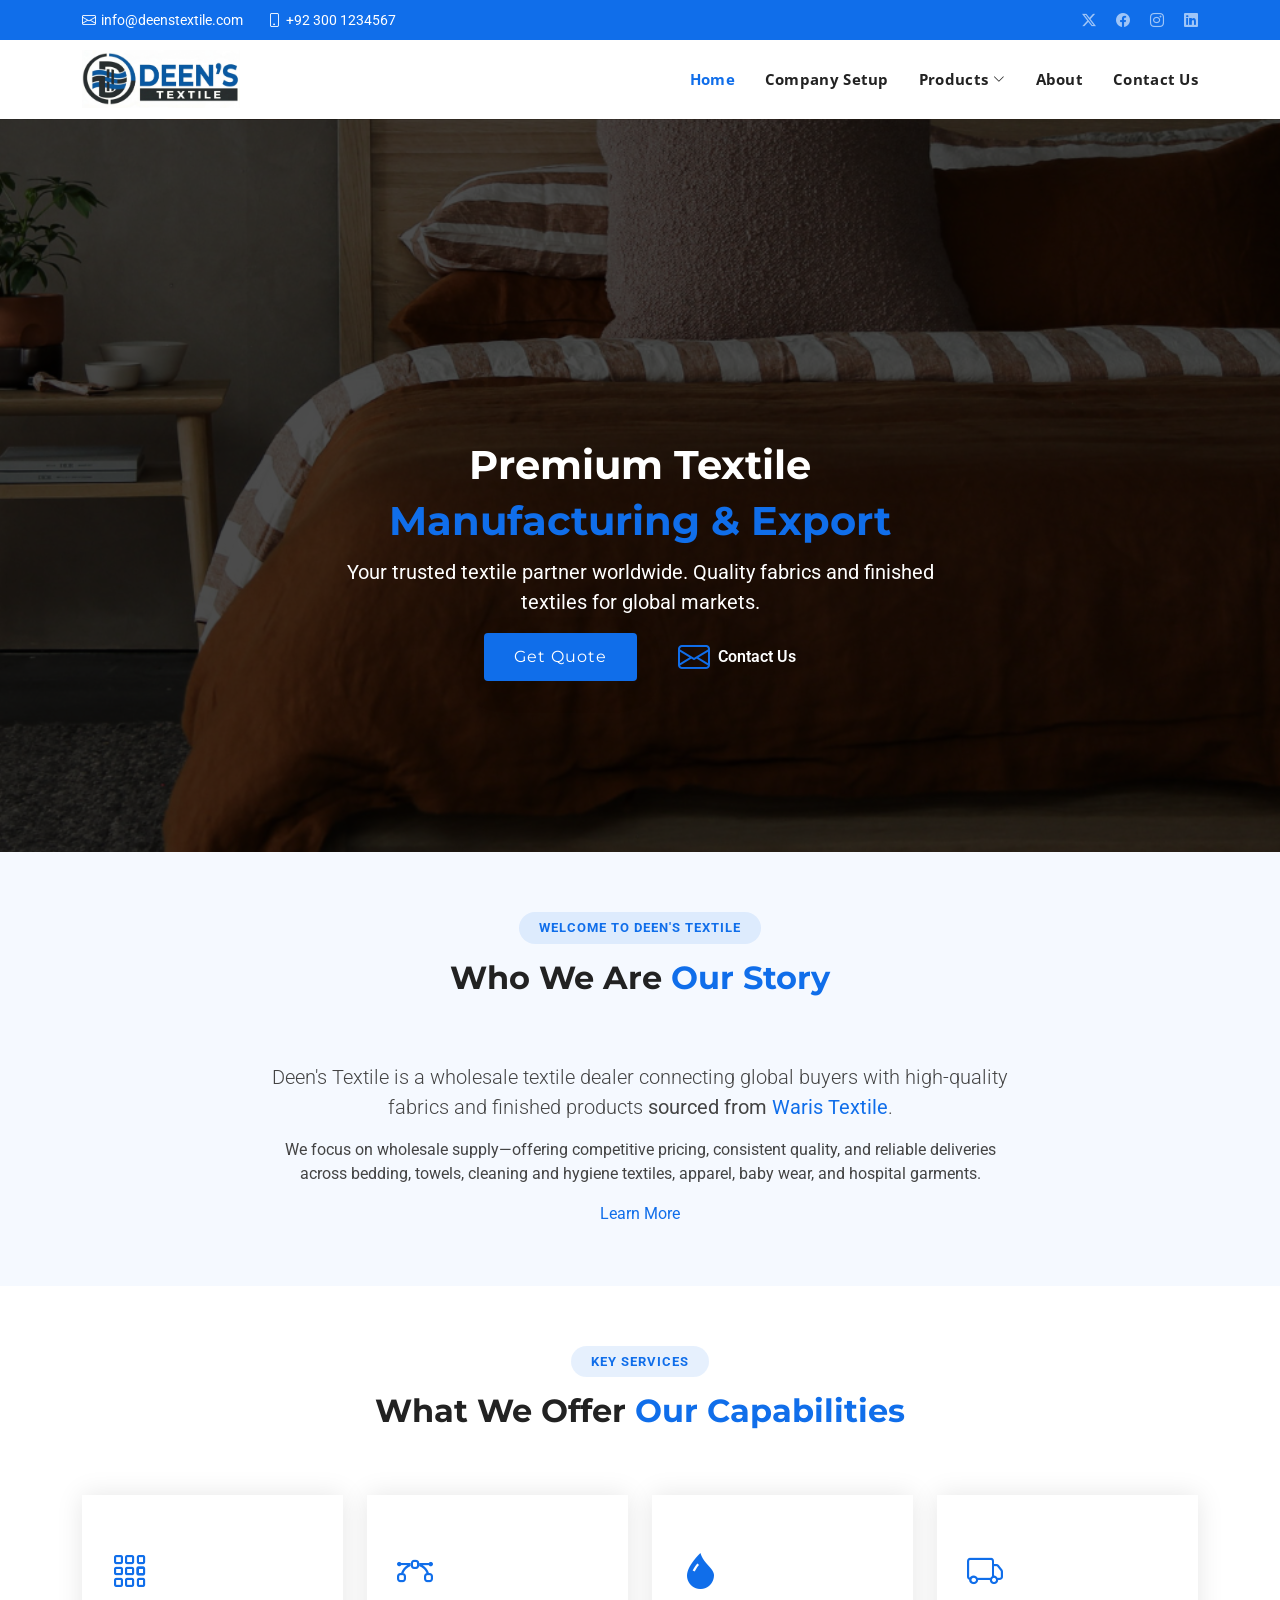
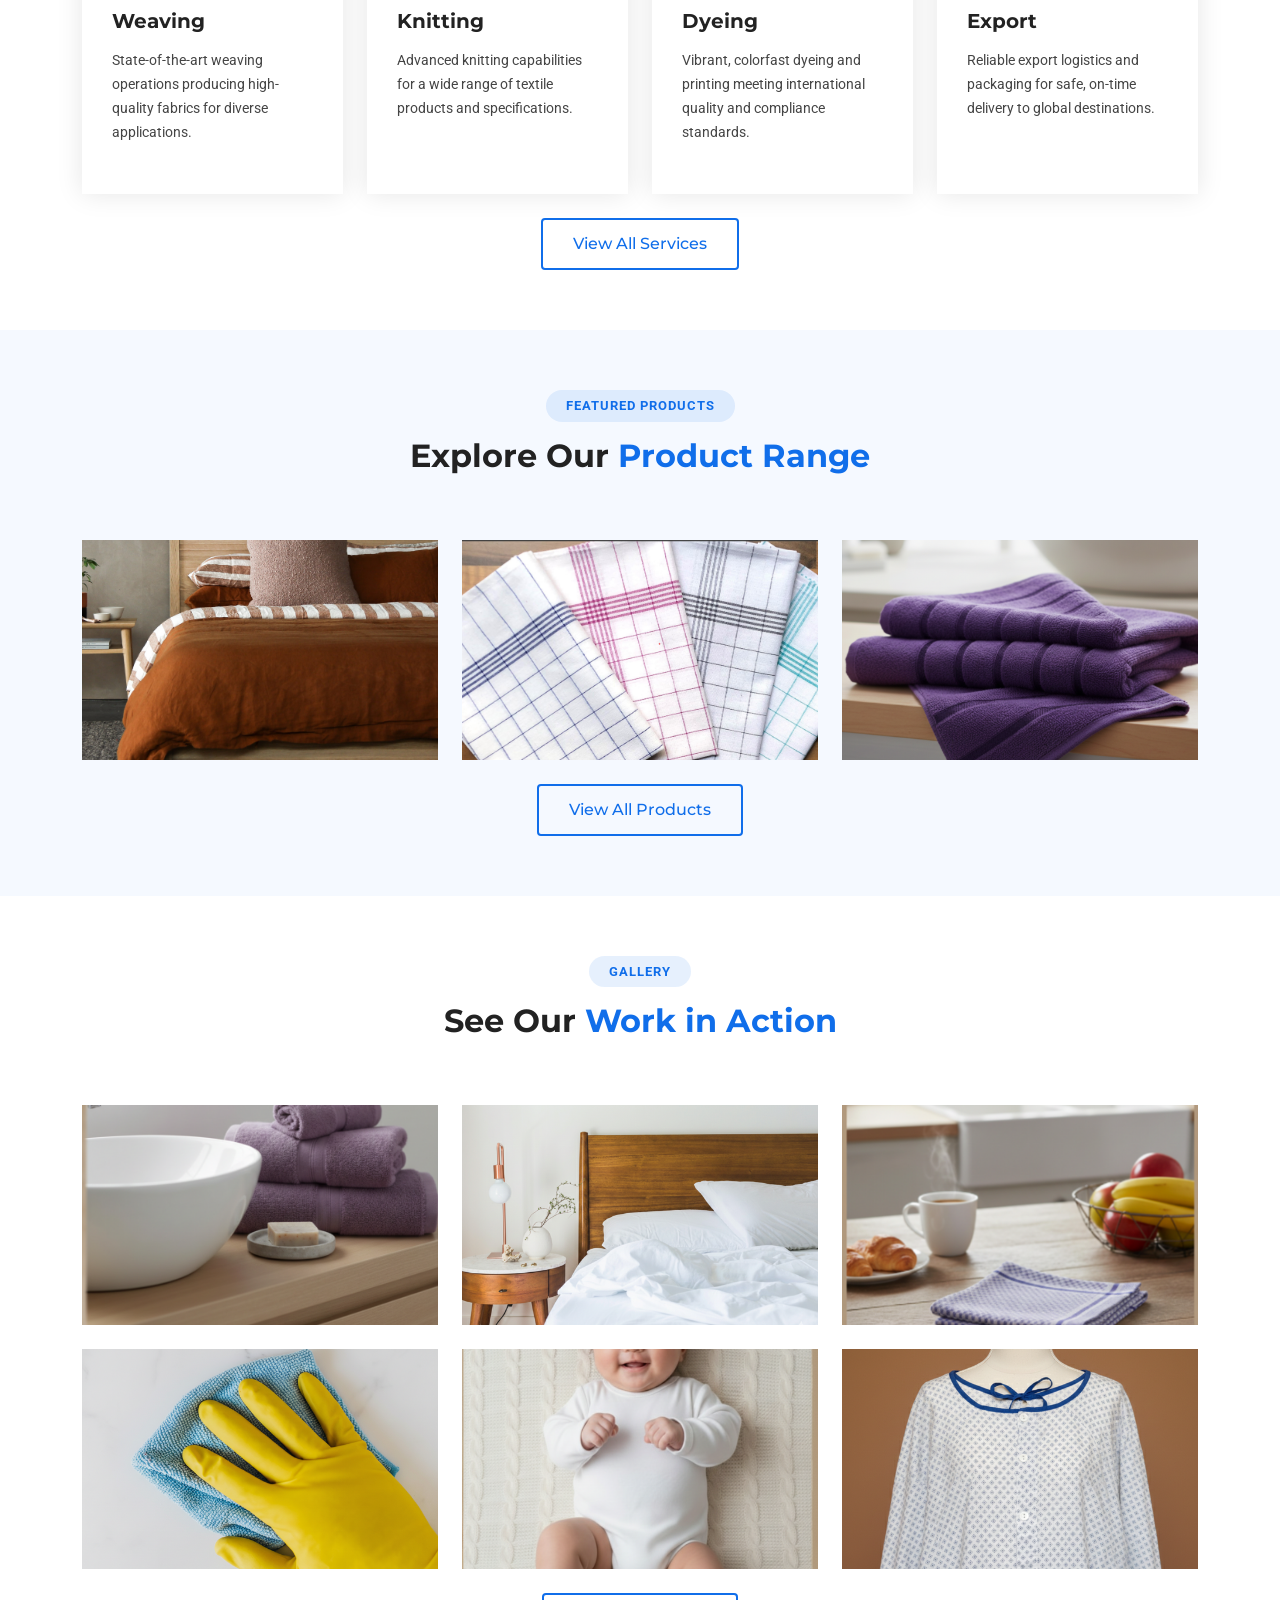
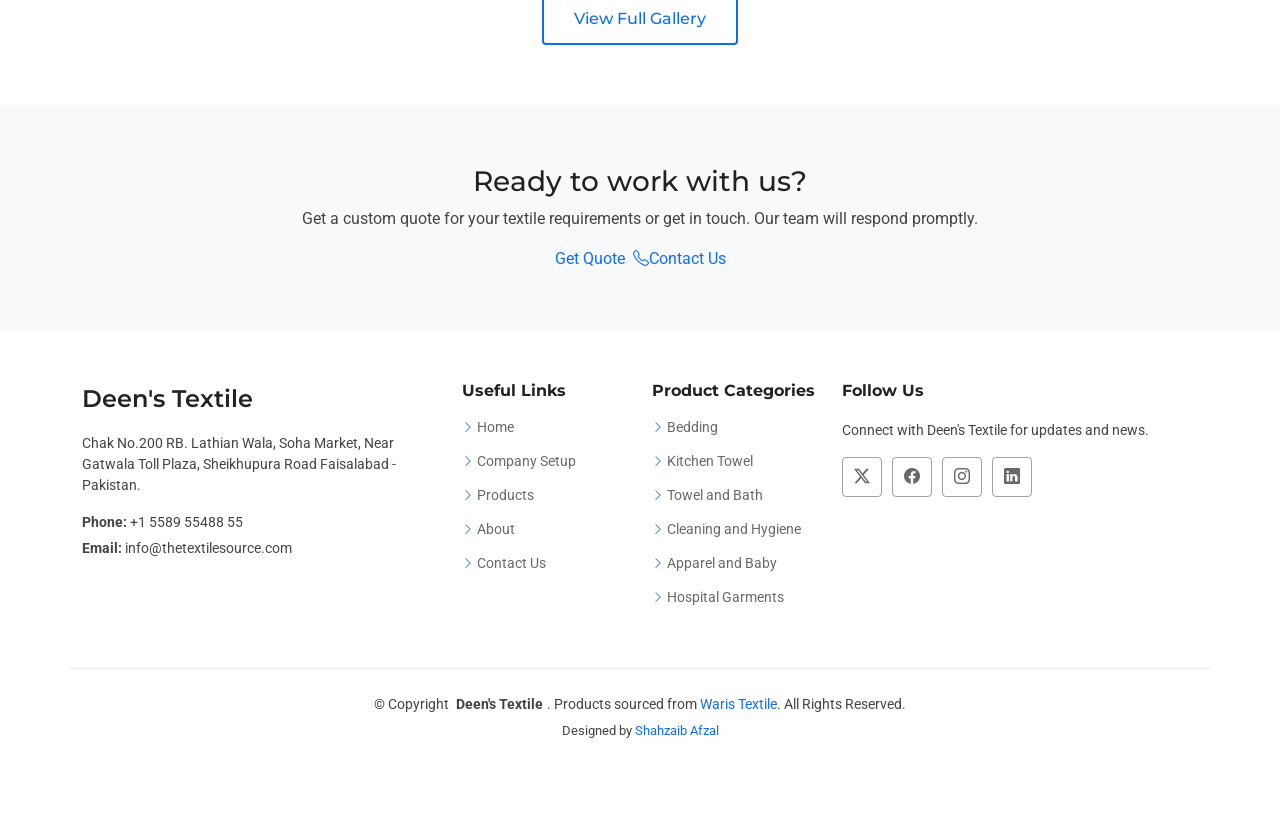
<file: index.html>
<!DOCTYPE html>
<html lang="en">

<head>
  <meta charset="utf-8">
  <meta content="width=device-width, initial-scale=1.0" name="viewport">
  <title>Home - Deen's Textile</title>
  <meta name="description" content="">
  <meta name="keywords" content="">

  <!-- Favicons -->
  <link href="assets/img/favicon.png" rel="icon">
  <link href="assets/img/apple-touch-icon.png" rel="apple-touch-icon">

  <!-- Fonts -->
  <link href="https://fonts.googleapis.com" rel="preconnect">
  <link href="https://fonts.gstatic.com" rel="preconnect" crossorigin>
  <link href="https://fonts.googleapis.com/css2?family=Roboto:ital,wght@0,100;0,300;0,400;0,500;0,700;0,900;1,100;1,300;1,400;1,500;1,700;1,900&family=Open+Sans:ital,wght@0,300;0,400;0,500;0,600;0,700;0,800;1,300;1,400;1,500;1,600;1,700;1,800&family=Montserrat:ital,wght@0,100;0,200;0,300;0,400;0,500;0,600;0,700;0,800;0,900;1,100;1,200;1,300;1,400;1,500;1,600;1,700;1,800;1,900&display=swap" rel="stylesheet">

  <!-- Vendor CSS Files -->
  <link href="assets/vendor/bootstrap/css/bootstrap.min.css" rel="stylesheet">
  <link href="assets/vendor/bootstrap-icons/bootstrap-icons.css" rel="stylesheet">
  <link href="assets/vendor/aos/aos.css" rel="stylesheet">
  <link href="assets/vendor/glightbox/css/glightbox.min.css" rel="stylesheet">
  <link href="assets/vendor/swiper/swiper-bundle.min.css" rel="stylesheet">

  <!-- Main CSS File -->
  <link href="assets/css/main.css" rel="stylesheet">

  <style>
    /* Override template hero background for this page */
    .hero {
      background: #ffffff !important;
      padding: 0;
      position: relative;
      min-height: 80vh;
    }

    .hero:before {
      background: transparent !important;
    }

    /* Swiper hero slider */
    .hero-swiper,
    .hero-swiper .swiper-wrapper,
    .hero-swiper .swiper-slide {
      width: 100%;
      min-height: 80vh;
    }

    .hero-slide {
      position: relative;
      width: 100%;
      min-height: 81.5vh;
      background-size: cover;
      background-position: center;
    }

    .hero-slide::before {
      content: "";
      position: absolute;
      inset: 0;
      background: rgba(0, 0, 0, 0.7);
    }

    .hero-slide-content {
      position: absolute;
      top: 60%;
      left: 50%;
      transform: translate(-50%, -50%);
      text-align: center;
      max-width: 700px;
      color: #fff;
      z-index: 2;
    }

    .hero-slide-content h1 {
      font-size: 2.5rem;
      font-weight: 700;
      margin-bottom: 0.5rem;
      color: #ffffff;
    }

    .hero-slide-content h1 span {
      color: var(--accent-color);
    }

    .hero-slide-content p {
      margin-bottom: 1rem;
      color: #ffffff;
    }

    .hero-slide-content .btn-get-started {
      margin-right: 0.5rem;
    }

    /* Hero slider text animation */
    @keyframes heroTextFadeIn {
      from {
        opacity: 0;
        transform: translateY(24px);
      }
      to {
        opacity: 1;
        transform: translateY(0);
      }
    }

    .hero-slide-content h1,
    .hero-slide-content p,
    .hero-slide-content .d-flex {
      opacity: 0;
      transform: translateY(24px);
    }

    .swiper-slide-active .hero-slide-content h1 {
      animation: heroTextFadeIn 0.6s ease 0.15s forwards;
    }

    .swiper-slide-active .hero-slide-content p {
      animation: heroTextFadeIn 0.6s ease 0.35s forwards;
    }

    .swiper-slide-active .hero-slide-content .d-flex {
      animation: heroTextFadeIn 0.6s ease 0.55s forwards;
    }

    .swiper-slide:not(.swiper-slide-active) .hero-slide-content h1,
    .swiper-slide:not(.swiper-slide-active) .hero-slide-content p,
    .swiper-slide:not(.swiper-slide-active) .hero-slide-content .d-flex {
      opacity: 0;
      transform: translateY(24px);
      animation: none;
    }

    /* Mobile adjustments for hero text */
    @media (max-width: 575.98px) {
      .hero {
        min-height: 70vh;
      }

      .hero-swiper,
      .hero-swiper .swiper-wrapper,
      .hero-swiper .swiper-slide,
      .hero-slide {
        min-height: 70vh;
      }

      .hero-slide-content {
        width: 92%;
        top: 55%;
        transform: translate(-50%, -55%);
      }

      .hero-slide-content h1 {
        font-size: 1.4rem;
        line-height: 1.25;
      }

      .hero-slide-content p {
        font-size: 0.85rem;
        margin-bottom: 0.75rem;
      }

      .hero-slide-content .btn-get-started,
      .hero-slide-content .btn-watch-video {
        font-size: 0.8rem;
        width: auto;
      }

      .hero-slide-content .d-flex {
        flex-direction: row;
        justify-content: center;
        align-items: center;
        gap: 10px;
      }

      .hero-slide-content .btn-watch-video {
        margin-left: 0;
      }

      .hero-slide-content .btn-watch-video i {
        font-size: 20px;
        margin-right: 6px;
      }
    }
  </style>

  <!-- =======================================================
  * Template Name: BizLand
  * Template URL: https://bootstrapmade.com/bizland-bootstrap-business-template/
  * Updated: Dec 05 2024 with Bootstrap v5.3.3
  * Author: BootstrapMade.com
  * License: https://bootstrapmade.com/license/
  ======================================================== -->
</head>

<body class="index-page">

  <header id="header" class="header">

    <div class="topbar d-flex align-items-center">
      <div class="container d-flex justify-content-center justify-content-md-between">
        <div class="contact-info d-flex align-items-center">
          <i class="bi bi-envelope d-flex align-items-center"><a href="mailto:info@deenstextile.com">info@deenstextile.com</a></i>
          <i class="bi bi-phone d-flex align-items-center ms-4"><span>+92 300 1234567</span></i>
        </div>
        <div class="social-links d-none d-md-flex align-items-center">
          <a href="#" class="twitter"><i class="bi bi-twitter-x"></i></a>
          <a href="#" class="facebook"><i class="bi bi-facebook"></i></a>
          <a href="#" class="instagram"><i class="bi bi-instagram"></i></a>
          <a href="#" class="linkedin"><i class="bi bi-linkedin"></i></a>
        </div>
      </div>
    </div><!-- End Top Bar -->

    <div class="branding d-flex align-items-cente">

      <div class="container position-relative d-flex align-items-center justify-content-between">
        <a href="index.html" class="logo d-flex align-items-center">
          <!-- Uncomment the line below if you also wish to use an image logo -->
          <img src="assets/img/logo2.png" alt="">
          <!-- <h1 class="sitename">Deen's Textile</h1> -->
        </a>

        <nav id="navmenu" class="navmenu">
          <ul>
            <li><a href="index.html" class="active">Home</a></li>
            <li><a href="company-setup.html">Company Setup</a></li>
            <li class="dropdown">
              <a href="products.html"><span>Products</span> <i class="bi bi-chevron-down toggle-dropdown"></i></a>
              <ul>
                <li><a href="bedding.html">Bedding</a></li>
                <li><a href="kitchen-towel.html">Kitchen Towel</a></li>
                <li><a href="towel-bath.html">Towel &amp; Bath</a></li>
                <li><a href="cleaning-hygiene.html">Cleaning &amp; Hygiene</a></li>
                <li><a href="apparel-baby.html">Apparel &amp; Baby</a></li>
                <li><a href="hospital-garments.html">Hospital Garments</a></li>
              </ul>
            </li>
            <li><a href="about.html">About</a></li>
            <li><a href="contact.html">Contact Us</a></li>
          </ul>
          <i class="mobile-nav-toggle d-xl-none bi bi-list"></i>
        </nav>

      </div>

    </div>

  </header>

  <main class="main">

    <!-- Hero Section (Swiper with per-slide overlay text) -->
    <section id="hero" class="hero section">

      <div class="init-swiper hero-swiper">

        <script type="application/json" class="swiper-config">
          {
            "loop": true,
            "speed": 800,
            "autoplay": {
              "delay": 5000
            },
            "pagination": {
              "el": ".swiper-pagination",
              "clickable": true
            },
            "navigation": {
              "nextEl": ".swiper-button-next",
              "prevEl": ".swiper-button-prev"
            }
          }
        </script>

        <div class="swiper-wrapper">

          <!-- Slide 1 -->
          <div class="swiper-slide">
            <div class="hero-slide" style="background-image: url('assets/img/slider1.png');">
              <div class="hero-slide-content">
            <h1>Premium Textile <span>Manufacturing &amp; Export</span></h1>
                <p>Your trusted textile partner worldwide. Quality fabrics and finished textiles for global markets.</p>
                <div class="d-flex flex-wrap justify-content-center gap-2">
              <a href="contact.html" class="btn-get-started">Get Quote</a>
              <a href="contact.html" class="btn-watch-video d-flex align-items-center"><i class="bi bi-envelope"></i><span>Contact Us</span></a>
            </div>
          </div>
        </div>
          </div>

          <!-- Slide 2 -->
          <div class="swiper-slide">
            <div class="hero-slide" style="background-image: url('assets/img/slider2.png');">
              <div class="hero-slide-content">
                <h1>End-to-End <span>Textile Solutions</span></h1>
                <p>From weaving and knitting to dyeing and packaging, we deliver consistent, high-quality results.</p>
                <div class="d-flex flex-wrap justify-content-center gap-2">
                  <a href="company-setup.html" class="btn-get-started">Our Capabilities</a>
                  <a href="products.html" class="btn-watch-video d-flex align-items-center"><i class="bi bi-box-seam"></i><span>View Products</span></a>
                </div>
              </div>
            </div>
          </div>

          <!-- Slide 3 -->
          <div class="swiper-slide">
            <div class="hero-slide" style="background-image: url('assets/img/slider3.png');">
              <div class="hero-slide-content">
                <h1>Reliable <span>Global Exports</span></h1>
                <p>Safe, on-time delivery backed by strong export logistics and compliance.</p>
                <div class="d-flex flex-wrap justify-content-center gap-2">
                  <a href="contact.html" class="btn-get-started">Work With Us</a>
                  <a href="about.html" class="btn-watch-video d-flex align-items-center"><i class="bi bi-info-circle"></i><span>About Company</span></a>
                </div>
              </div>
            </div>
          </div>

        </div>

        <!-- <div class="swiper-button-prev"></div>
        <div class="swiper-button-next"></div>
        <div class="swiper-pagination"></div> -->

      </div>

    </section><!-- /Hero Section -->

    <!-- Short Company Introduction -->
    <section id="intro" class="about section light-background">

      <div class="container section-title" data-aos="fade-up">
        <h2>Welcome to Deen's Textile</h2>
        <p><span>Who We Are</span> <span class="description-title">Our Story</span></p>
      </div>
      <div class="container">
        <div class="row gy-3 justify-content-center">
          <div class="col-lg-8 text-center" data-aos="fade-up" data-aos-delay="100">
            <p class="lead">Deen's Textile is a wholesale textile dealer connecting global buyers with high-quality fabrics and finished products <strong>sourced from <a href="https://waris-textile.vercel.app/">Waris Textile</a></strong>.</p>
            <p>We focus on wholesale supply—offering competitive pricing, consistent quality, and reliable deliveries across bedding, towels, cleaning and hygiene textiles, apparel, baby wear, and hospital garments.</p>
            <a href="about.html" class="btn-get-started">Learn More</a>
          </div>
        </div>
      </div>

    </section><!-- /Short Company Introduction -->

    <!-- Key Services Preview -->
    <section id="featured-services" class="featured-services section">

      <div class="container section-title" data-aos="fade-up">
        <h2>Key Services</h2>
        <p><span>What We Offer</span> <span class="description-title">Our Capabilities</span></p>
      </div>
      <div class="container">
        <div class="row gy-4">
          <div class="col-xl-3 col-md-6 d-flex" data-aos="fade-up" data-aos-delay="100">
            <div class="service-item position-relative">
              <div class="icon"><i class="bi bi-grid-3x3-gap icon"></i></div>
              <h4><a href="#" class="stretched-link">Weaving</a></h4>
              <p>State-of-the-art weaving operations producing high-quality fabrics for diverse applications.</p>
            </div>
          </div>
          <div class="col-xl-3 col-md-6 d-flex" data-aos="fade-up" data-aos-delay="200">
            <div class="service-item position-relative">
              <div class="icon"><i class="bi bi-bezier icon"></i></div>
              <h4><a href="#" class="stretched-link">Knitting</a></h4>
              <p>Advanced knitting capabilities for a wide range of textile products and specifications.</p>
            </div>
          </div>
          <div class="col-xl-3 col-md-6 d-flex" data-aos="fade-up" data-aos-delay="300">
            <div class="service-item position-relative">
              <div class="icon"><i class="bi bi-droplet-fill icon"></i></div>
              <h4><a href="#" class="stretched-link">Dyeing</a></h4>
              <p>Vibrant, colorfast dyeing and printing meeting international quality and compliance standards.</p>
            </div>
          </div>
          <div class="col-xl-3 col-md-6 d-flex" data-aos="fade-up" data-aos-delay="400">
            <div class="service-item position-relative">
              <div class="icon"><i class="bi bi-truck icon"></i></div>
              <h4><a href="#" class="stretched-link">Export</a></h4>
              <p>Reliable export logistics and packaging for safe, on-time delivery to global destinations.</p>
            </div>
          </div>
        </div>
        <div class="text-center mt-4" data-aos="fade-up">
          <a href="company-setup.html" class="btn-outline">View All Services</a>
        </div>
      </div>

    </section><!-- /Key Services Preview -->

    <!-- Featured Products Section -->
    <section id="featured-products" class="portfolio section light-background">

      <!-- Section Title -->
      <div class="container section-title" data-aos="fade-up">
        <h2>Featured Products</h2>
        <p><span>Explore Our</span> <span class="description-title">Product Range</span></p>
      </div><!-- End Section Title -->

      <div class="container">

        <div class="row gy-4" data-aos="fade-up" data-aos-delay="200">

          <div class="col-lg-4 col-md-6 portfolio-item">
            <img src="assets/img/slider1.png" class="img-fluid" alt="Bedding">
            <div class="portfolio-info">
              <h4>Bedding</h4>
              <p>Bed linens and related textiles</p>
              <a href="bedding.html" title="View Products" class="details-link btn-view-products">View Products</a>
            </div>
          </div><!-- End Portfolio Item -->

          <div class="col-lg-4 col-md-6 portfolio-item">
            <img src="assets/img/slider3.png" class="img-fluid" alt="Kitchen Towel">
            <div class="portfolio-info">
              <h4>Kitchen Towel</h4>
              <p>Kitchen and utility towels</p>
              <a href="kitchen-towel.html" title="View Products" class="details-link btn-view-products">View Products</a>
            </div>
          </div><!-- End Portfolio Item -->

          <div class="col-lg-4 col-md-6 portfolio-item">
            <img src="assets/img/towelcombo4.png" class="img-fluid" alt="Towel and Bath">
            <div class="portfolio-info">
              <h4>Towel and Bath</h4>
              <p>Bath towels and bath textiles</p>
              <a href="towel-bath.html" title="View Products" class="details-link btn-view-products">View Products</a>
            </div>
          </div><!-- End Portfolio Item -->


        </div>

        <div class="text-center mt-4" data-aos="fade-up">
          <a href="products.html" class="btn-outline">View All Products</a>
        </div>

      </div>

    </section><!-- /Featured Products Section -->

    <!-- Gallery Preview -->
    <section id="gallery-preview" class="portfolio section">

      <div class="container section-title" data-aos="fade-up">
        <h2>Gallery</h2>
        <p><span>See Our</span> <span class="description-title">Work in Action</span></p>
      </div>
      <div class="container">
        <div class="row gy-4" data-aos="fade-up" data-aos-delay="200">
          <div class="col-lg-4 col-md-6 portfolio-item">
            <img src="assets/img/gallery/bathrobe2.png" class="img-fluid" alt="Gallery 1">
            <div class="portfolio-info">
              <h4>Bathrobe</h4>
              <a href="assets/img/gallery/bathrobe2.png" title="Bathrobe" data-gallery="gallery-preview" class="glightbox preview-link"><i class="bi bi-zoom-in"></i></a>
              <a href="products.html" title="View Products" class="details-link"><i class="bi bi-link-45deg"></i></a>
            </div>
          </div>
          <div class="col-lg-4 col-md-6 portfolio-item">
            <img src="assets/img/gallery/bedding.png" class="img-fluid" alt="Gallery 2">
            <div class="portfolio-info">
              <h4>Bedding</h4>
              <a href="assets/img/gallery/bedding.png" title="Bedding" data-gallery="gallery-preview" class="glightbox preview-link"><i class="bi bi-zoom-in"></i></a>
              <a href="products.html" title="View Products" class="details-link"><i class="bi bi-link-45deg"></i></a>
            </div>
          </div>
          <div class="col-lg-4 col-md-6 portfolio-item">
            <img src="assets/img/gallery/kitchen3.png" class="img-fluid" alt="Gallery 3">
            <div class="portfolio-info">
              <h4>Kitchen Towel</h4>
              <a href="assets/img/gallery/kitchen3.png" title="Kitchen Towel" data-gallery="gallery-preview" class="glightbox preview-link"><i class="bi bi-zoom-in"></i></a>
              <a href="products.html" title="View Products" class="details-link"><i class="bi bi-link-45deg"></i></a>
            </div>
          </div>
          <div class="col-lg-4 col-md-6 portfolio-item">
            <img src="assets/img/gallery/cleaning.png" class="img-fluid" alt="Gallery 4">
            <div class="portfolio-info">
              <h4>Cleaning and Hygiene</h4>
              <a href="assets/img/gallery/cleaning.png" title="Cleaning and Hygiene" data-gallery="gallery-preview" class="glightbox preview-link"><i class="bi bi-zoom-in"></i></a>
              <a href="products.html" title="View Products" class="details-link"><i class="bi bi-link-45deg"></i></a>
            </div>
          </div>
          <div class="col-lg-4 col-md-6 portfolio-item">
            <img src="assets/img/gallery/apparel12.png"img-fluid" alt="Gallery 5">
            <div class="portfolio-info">
              <h4>Apparel and Baby</h4>
              <a href="assets/img/gallery/apparel12.png" title="Apparel and Baby" data-gallery="gallery-preview" class="glightbox preview-link"><i class="bi bi-zoom-in"></i></a>
              <a href="products.html" title="View Products" class="details-link"><i class="bi bi-link-45deg"></i></a>
            </div>
          </div>
          <div class="col-lg-4 col-md-6 portfolio-item">
            <img src="assets/img/gallery/hospital.png" class="img-fluid" alt="Gallery 6">
            <div class="portfolio-info">
              <h4>Hospital Garments</h4>
              <a href="assets/img/gallery/hospital.png" title="Hospital Garments" data-gallery="gallery-preview" class="glightbox preview-link"><i class="bi bi-zoom-in"></i></a>
              <a href="products.html" title="View Products" class="details-link"><i class="bi bi-link-45deg"></i></a>
            </div>
          </div>
        </div>
        <div class="text-center mt-4" data-aos="fade-up">
          <a href="products.html" class="btn-outline">View Full Gallery</a>
        </div>
      </div>

    </section><!-- /Gallery Preview -->

    <!-- Call to Action -->
    <section id="cta" class="cta section" style="background-color: #f8f9fa;">

      <div class="container" data-aos="fade-up">
        <div class="row justify-content-center text-center">
          <div class="col-lg-8">
            <h3>Ready to work with us?</h3>
            <p>Get a custom quote for your textile requirements or get in touch. Our team will respond promptly.</p>
            <div class="d-flex flex-wrap justify-content-center gap-2">
              <a href="contact.html" class="btn-get-started">Get Quote</a>
              <a href="contact.html" class="btn-watch-video d-flex align-items-center"><i class="bi bi-telephone"></i><span>Contact Us</span></a>
            </div>
          </div>
        </div>
      </div>

    </section><!-- /Call to Action -->

  </main>

  <footer id="footer" class="footer">

    <!-- <div class="footer-newsletter">
      <div class="container">
        <div class="row justify-content-center text-center">
          <div class="col-lg-6">
            <h4>Join Our Newsletter</h4>
            <p>Subscribe to our newsletter and receive the latest news about our products and services!</p>
            <form action="forms/newsletter.php" method="post" class="php-email-form">
              <div class="newsletter-form"><input type="email" name="email"><input type="submit" value="Subscribe"></div>
              <div class="loading">Loading</div>
              <div class="error-message"></div>
              <div class="sent-message">Your subscription request has been sent. Thank you!</div>
            </form>
          </div>
        </div>
      </div>
    </div> -->

    <div class="container footer-top">
      <div class="row gy-4">
        <div class="col-lg-4 col-md-6 footer-about">
          <a href="index.html" class="d-flex align-items-center">
            <span class="sitename">Deen's Textile</span>
          </a>
          <div class="footer-contact pt-3">
            <p>Chak No.200 RB. Lathian Wala, Soha Market, Near Gatwala Toll Plaza, Sheikhupura Road Faisalabad - Pakistan.</p>
            <p class="mt-3"><strong>Phone:</strong> <span>+1 5589 55488 55</span></p>
            <p><strong>Email:</strong> <span>info@thetextilesource.com</span></p>
          </div>
        </div>

        <div class="col-lg-2 col-md-3 footer-links">
          <h4>Useful Links</h4>
          <ul>
            <li><i class="bi bi-chevron-right"></i> <a href="index.html">Home</a></li>
            <li><i class="bi bi-chevron-right"></i> <a href="company-setup.html">Company Setup</a></li>
            <li><i class="bi bi-chevron-right"></i> <a href="products.html">Products</a></li>
            <li><i class="bi bi-chevron-right"></i> <a href="about.html">About</a></li>
            <li><i class="bi bi-chevron-right"></i> <a href="contact.html">Contact Us</a></li>
          </ul>
        </div>

        <div class="col-lg-2 col-md-3 footer-links">
          <h4>Product Categories</h4>
          <ul>
            <li><i class="bi bi-chevron-right"></i> <a href="bedding.html">Bedding</a></li>
            <li><i class="bi bi-chevron-right"></i> <a href="kitchen-towel.html">Kitchen Towel</a></li>
            <li><i class="bi bi-chevron-right"></i> <a href="towel-bath.html">Towel and Bath</a></li>
            <li><i class="bi bi-chevron-right"></i> <a href="cleaning-hygiene.html">Cleaning and Hygiene</a></li>
            <li><i class="bi bi-chevron-right"></i> <a href="apparel-baby.html">Apparel and Baby</a></li>
            <li><i class="bi bi-chevron-right"></i> <a href="hospital-garments.html">Hospital Garments</a></li>
          </ul>
        </div>

        <div class="col-lg-4 col-md-12">
          <h4>Follow Us</h4>
          <p>Connect with Deen's Textile for updates and news.</p>
          <div class="social-links d-flex">
            <a href=""><i class="bi bi-twitter-x"></i></a>
            <a href=""><i class="bi bi-facebook"></i></a>
            <a href=""><i class="bi bi-instagram"></i></a>
            <a href=""><i class="bi bi-linkedin"></i></a>
          </div>
        </div>

      </div>
    </div>

    <div class="container copyright text-center mt-4">
      <p>© <span>Copyright</span> <strong class="px-1 sitename">Deen's Textile</strong>. <span>Products sourced from <a href="https://waris-textile.vercel.app/">Waris Textile</a>. All Rights Reserved.</span></p>
      <div class="credits">
        Designed by <a href="https://shahzaibs-portfolio.vercel.app/">Shahzaib Afzal</a>
      </div>
    </div>

  </footer>

  <!-- Scroll Top -->
  <a href="#" id="scroll-top" class="scroll-top d-flex align-items-center justify-content-center"><i class="bi bi-arrow-up-short"></i></a>

  <!-- Preloader -->
  <div id="preloader">
    <div></div>
    <div></div>
    <div></div>
    <div></div>
  </div>

  <!-- Vendor JS Files -->
  <script src="assets/vendor/bootstrap/js/bootstrap.bundle.min.js"></script>
  <script src="assets/vendor/php-email-form/validate.js"></script>
  <script src="assets/vendor/aos/aos.js"></script>
  <script src="assets/vendor/glightbox/js/glightbox.min.js"></script>
  <script src="assets/vendor/swiper/swiper-bundle.min.js"></script>
  <script src="assets/vendor/waypoints/noframework.waypoints.js"></script>
  <script src="assets/vendor/purecounter/purecounter_vanilla.js"></script>
  <script src="assets/vendor/imagesloaded/imagesloaded.pkgd.min.js"></script>
  <script src="assets/vendor/isotope-layout/isotope.pkgd.min.js"></script>

  <!-- Main JS File -->
  <script src="assets/js/main.js"></script>

</body>

</html>
</file>
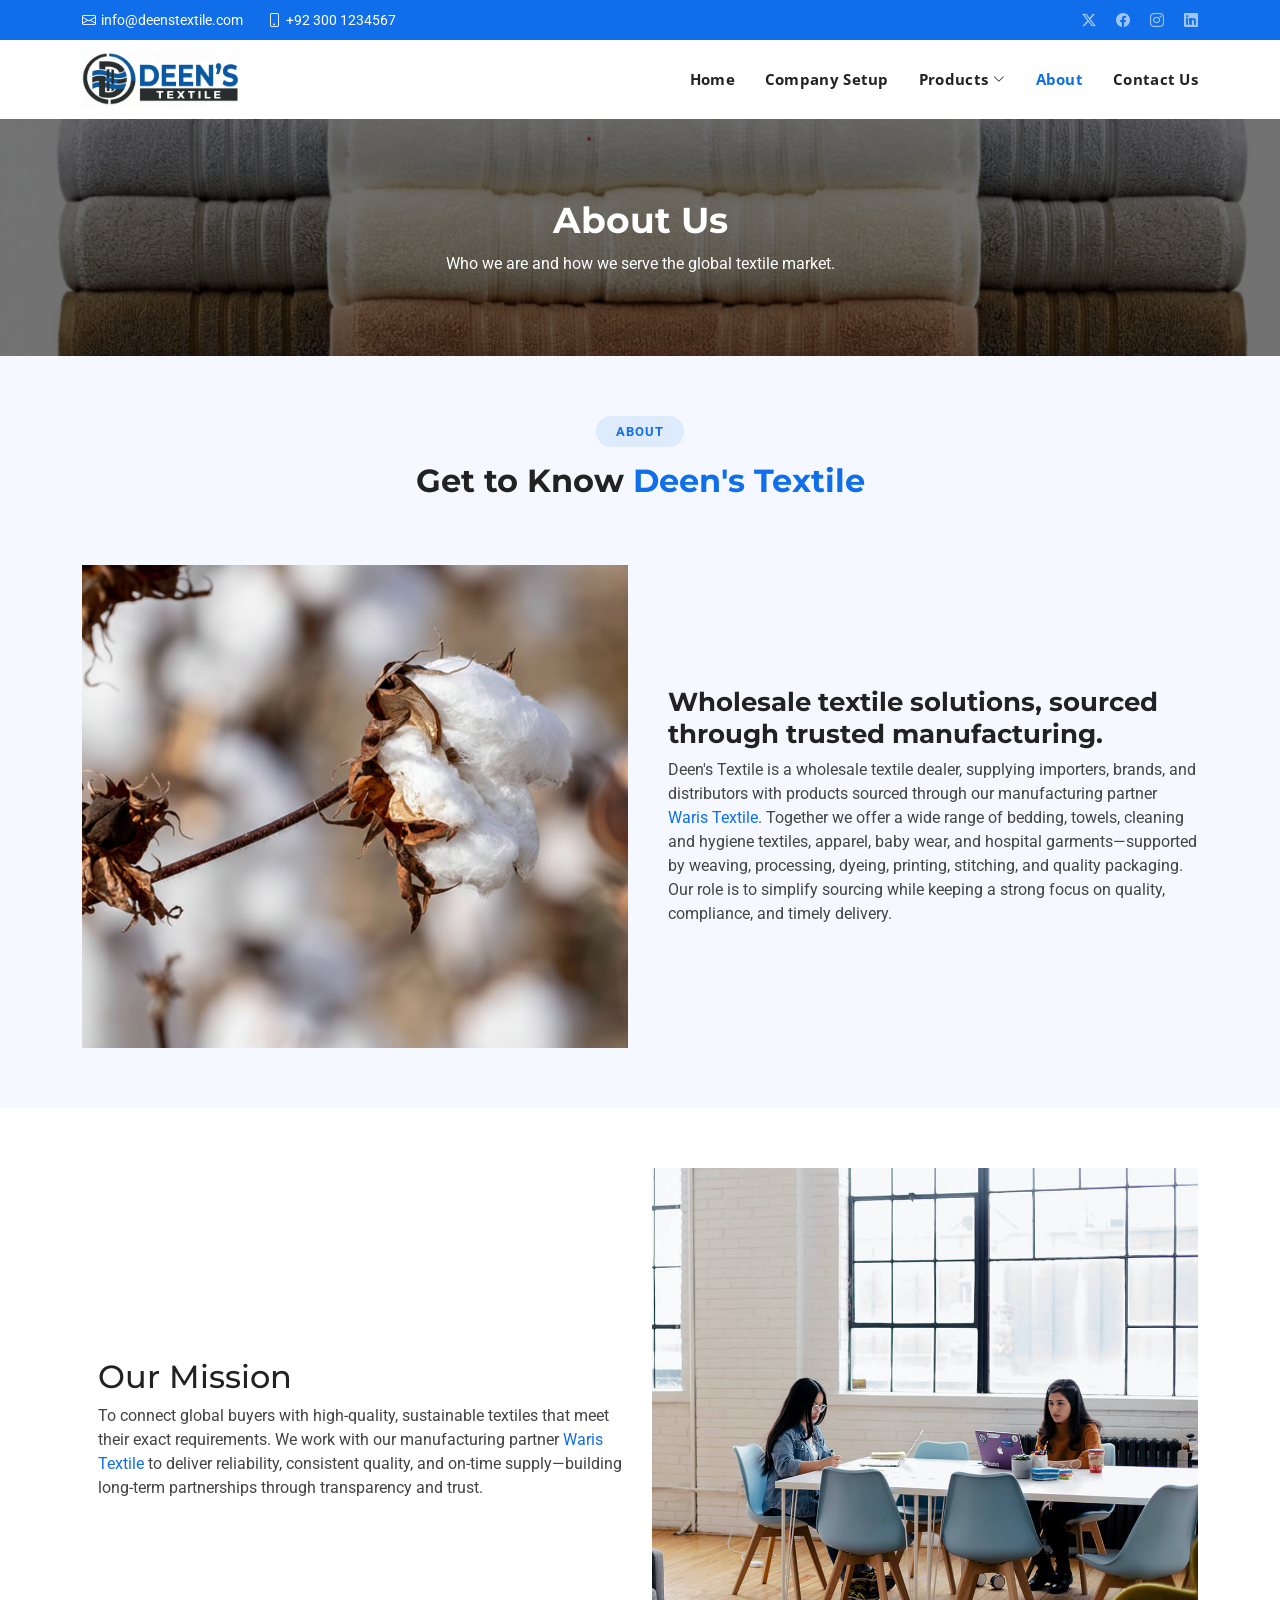
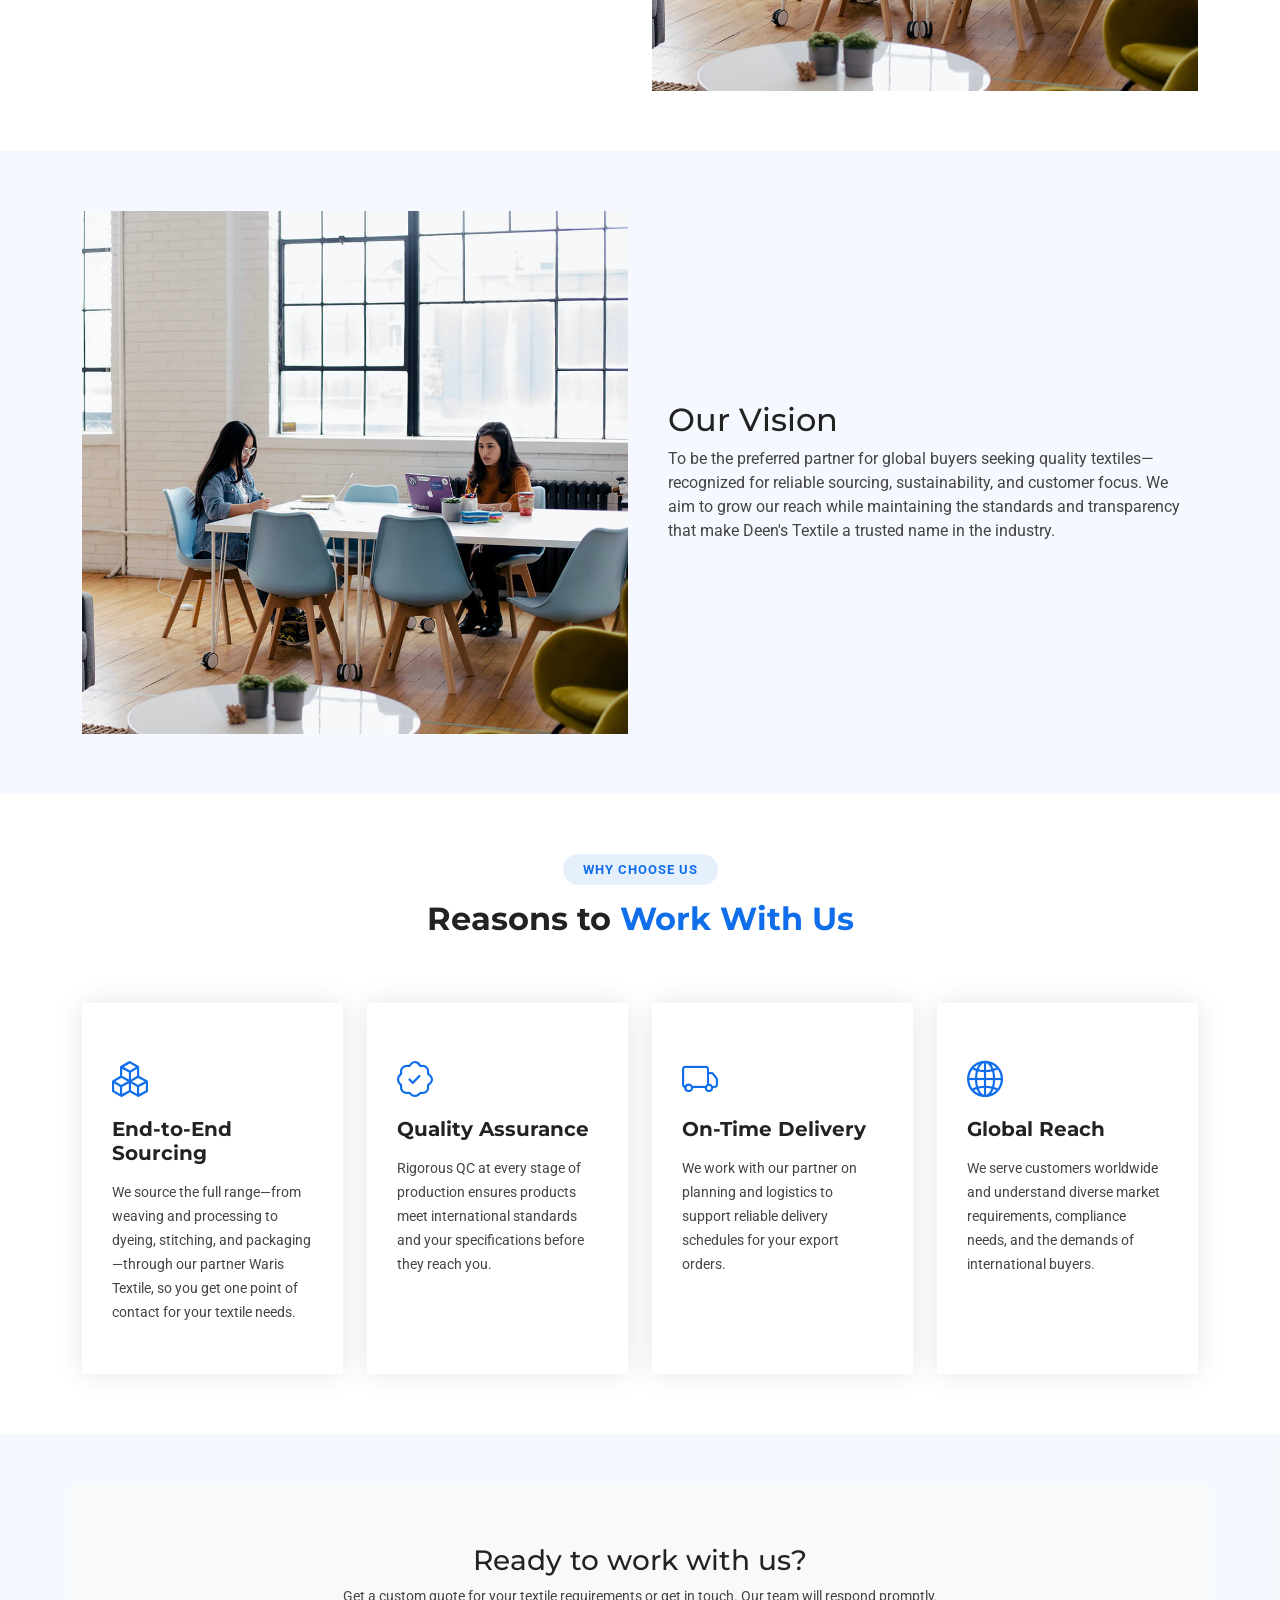
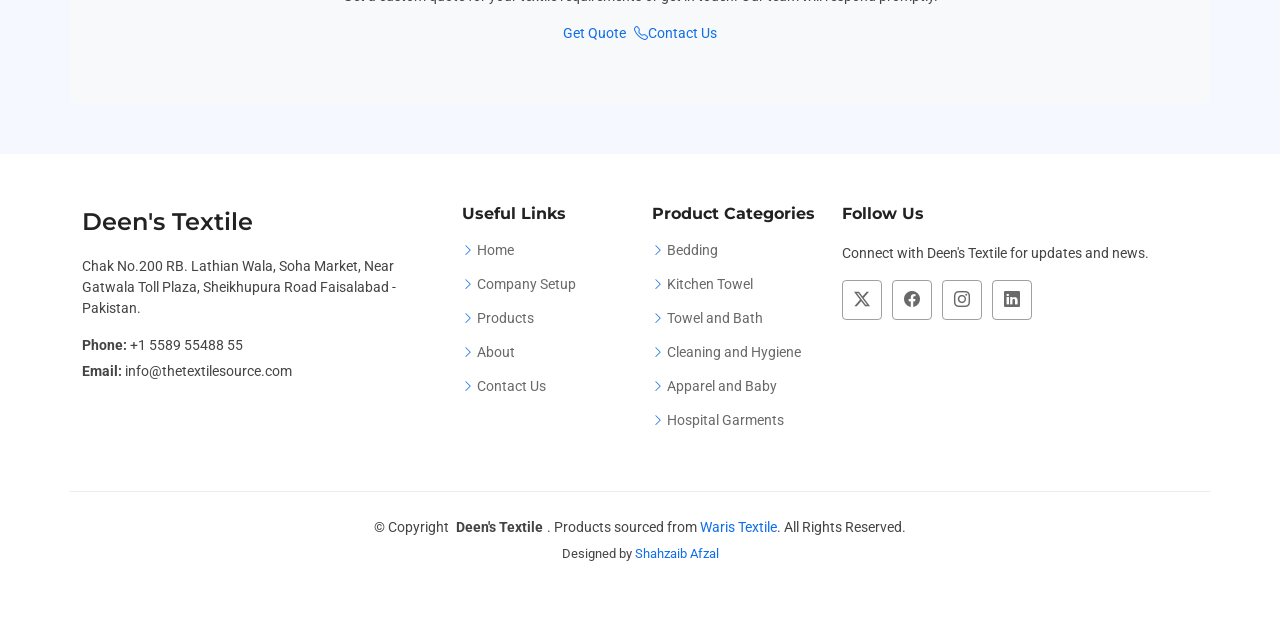
<file: about.html>
<!DOCTYPE html>
<html lang="en">

<head>
  <meta charset="utf-8">
  <meta content="width=device-width, initial-scale=1.0" name="viewport">
  <title>About - Deen's Textile</title>
  <meta name="description" content="">
  <meta name="keywords" content="">

  <link href="assets/img/favicon.png" rel="icon">
  <link href="assets/img/apple-touch-icon.png" rel="apple-touch-icon">
  <link href="https://fonts.googleapis.com" rel="preconnect">
  <link href="https://fonts.gstatic.com" rel="preconnect" crossorigin>
  <link href="https://fonts.googleapis.com/css2?family=Roboto:ital,wght@0,100;0,300;0,400;0,500;0,700;0,900;1,100;1,300;1,400;1,500;1,700;1,900&family=Open+Sans:ital,wght@0,300;0,400;0,500;0,600;0,700;0,800;1,300;1,400;1,500;1,600;1,700;1,800&family=Montserrat:ital,wght@0,100;0,200;0,300;0,400;0,500;0,600;0,700;0,800;0,900;1,100;1,200;1,300;1,400;1,500;1,600;1,700;1,800;1,900&display=swap" rel="stylesheet">
  <link href="assets/vendor/bootstrap/css/bootstrap.min.css" rel="stylesheet">
  <link href="assets/vendor/bootstrap-icons/bootstrap-icons.css" rel="stylesheet">
  <link href="assets/vendor/aos/aos.css" rel="stylesheet">
  <link href="assets/vendor/glightbox/css/glightbox.min.css" rel="stylesheet">
  <link href="assets/vendor/swiper/swiper-bundle.min.css" rel="stylesheet">
  <link href="assets/css/main.css" rel="stylesheet">
</head>

<body class="about-page">

  <header id="header" class="header sticky-top">
    <div class="topbar d-flex align-items-center">
      <div class="container d-flex justify-content-center justify-content-md-between">
        <div class="contact-info d-flex align-items-center">
          <i class="bi bi-envelope d-flex align-items-center"><a href="mailto:info@deenstextile.com">info@deenstextile.com</a></i>
          <i class="bi bi-phone d-flex align-items-center ms-4"><span>+92 300 1234567</span></i>
        </div>
        <div class="social-links d-none d-md-flex align-items-center">
          <a href="#" class="twitter"><i class="bi bi-twitter-x"></i></a>
          <a href="#" class="facebook"><i class="bi bi-facebook"></i></a>
          <a href="#" class="instagram"><i class="bi bi-instagram"></i></a>
          <a href="#" class="linkedin"><i class="bi bi-linkedin"></i></a>
        </div>
      </div>
    </div>
    <div class="branding d-flex align-items-cente">
      <div class="container position-relative d-flex align-items-center justify-content-between">
        <a href="index.html" class="logo d-flex align-items-center">
          <img src="assets/img/logo2.png" alt="">
        </a>
        <nav id="navmenu" class="navmenu">
          <ul>
            <li><a href="index.html">Home</a></li>
            <li><a href="company-setup.html">Company Setup</a></li>
            <li class="dropdown">
              <a href="products.html"><span>Products</span> <i class="bi bi-chevron-down toggle-dropdown"></i></a>
              <ul>
                <li><a href="bedding.html">Bedding</a></li>
                <li><a href="kitchen-towel.html">Kitchen Towel</a></li>
                <li><a href="towel-bath.html">Towel &amp; Bath</a></li>
                <li><a href="cleaning-hygiene.html">Cleaning &amp; Hygiene</a></li>
                <li><a href="apparel-baby.html">Apparel &amp; Baby</a></li>
                <li><a href="hospital-garments.html">Hospital Garments</a></li>
              </ul>
            </li>
            <li><a href="about.html" class="active">About</a></li>
            <li><a href="contact.html">Contact Us</a></li>
          </ul>
          <i class="mobile-nav-toggle d-xl-none bi bi-list"></i>
        </nav>
      </div>
    </div>
  </header>

  <main class="main">

    <section class="page-hero" style="background-image: url('assets/img/slider2.png');">
      <div class="container">
        <h1>About Us</h1>
        <p>Who we are and how we serve the global textile market.</p>
      </div>
    </section>

    <!-- Company Introduction -->
    <section id="about" class="about section light-background">
      <div class="container section-title" data-aos="fade-up">
        <h2>About</h2>
        <p><span>Get to Know</span> <span class="description-title">Deen's Textile</span></p>
      </div>
      <div class="container">
        <div class="row gy-3">
          <div class="col-lg-6" data-aos="fade-up" data-aos-delay="100">
            <img src="assets/img/gallery/about.png" alt="" class="img-fluid">
          </div>
          <div class="col-lg-6 d-flex flex-column justify-content-center" data-aos="fade-up" data-aos-delay="200">
            <div class="about-content ps-0 ps-lg-3">
              <h3>Wholesale textile solutions, sourced through trusted manufacturing.</h3>
              <p>Deen's Textile is a wholesale textile dealer, supplying importers, brands, and distributors with products sourced through our manufacturing partner <a href="https://waris-textile.vercel.app/">Waris Textile</a>. Together we offer a wide range of bedding, towels, cleaning and hygiene textiles, apparel, baby wear, and hospital garments—supported by weaving, processing, dyeing, printing, stitching, and quality packaging. Our role is to simplify sourcing while keeping a strong focus on quality, compliance, and timely delivery.</p>
            </div>
          </div>
        </div>
      </div>
    </section>

    <!-- Mission -->
    <section id="mission" class="about section">
      <div class="container">
        <div class="row gy-3">
          <div class="col-lg-6 order-2 order-lg-1 d-flex flex-column justify-content-center" data-aos="fade-up" data-aos-delay="100">
            <div class="about-content ps-0 ps-lg-3">
              <h2>Our Mission</h2>
              <p>To connect global buyers with high-quality, sustainable textiles that meet their exact requirements. We work with our manufacturing partner <a href="https://waris-textile.vercel.app/">Waris Textile</a> to deliver reliability, consistent quality, and on-time supply—building long-term partnerships through transparency and trust.</p>
            </div>
          </div>
          <div class="col-lg-6 order-1 order-lg-2" data-aos="fade-up" data-aos-delay="200">
            <img src="assets/img/about.jpg" alt="Mission" class="img-fluid">
          </div>
        </div>
      </div>
    </section>

    <!-- Vision -->
    <section id="vision" class="about section light-background">
      <div class="container">
        <div class="row gy-3">
          <div class="col-lg-6" data-aos="fade-up" data-aos-delay="100">
            <img src="assets/img/about.jpg" alt="Vision" class="img-fluid">
          </div>
          <div class="col-lg-6 d-flex flex-column justify-content-center" data-aos="fade-up" data-aos-delay="200">
            <div class="about-content ps-0 ps-lg-3">
              <h2>Our Vision</h2>
              <p>To be the preferred partner for global buyers seeking quality textiles—recognized for reliable sourcing, sustainability, and customer focus. We aim to grow our reach while maintaining the standards and transparency that make Deen's Textile a trusted name in the industry.</p>
            </div>
          </div>
        </div>
      </div>
    </section>

    <!-- Why Choose Us -->
    <section id="why-choose-us" class="featured-services section">
      <div class="container section-title" data-aos="fade-up">
        <h2>Why Choose Us</h2>
        <p><span>Reasons to</span> <span class="description-title">Work With Us</span></p>
      </div>
      <div class="container">
        <div class="row gy-4">
          <div class="col-xl-3 col-md-6 d-flex" data-aos="fade-up" data-aos-delay="100">
            <div class="service-item position-relative">
              <div class="icon"><i class="bi bi-boxes icon"></i></div>
              <h4>End-to-End Sourcing</h4>
              <p>We source the full range—from weaving and processing to dyeing, stitching, and packaging—through our partner Waris Textile, so you get one point of contact for your textile needs.</p>
            </div>
          </div>
          <div class="col-xl-3 col-md-6 d-flex" data-aos="fade-up" data-aos-delay="200">
            <div class="service-item position-relative">
              <div class="icon"><i class="bi bi-patch-check icon"></i></div>
              <h4>Quality Assurance</h4>
              <p>Rigorous QC at every stage of production ensures products meet international standards and your specifications before they reach you.</p>
            </div>
          </div>
          <div class="col-xl-3 col-md-6 d-flex" data-aos="fade-up" data-aos-delay="300">
            <div class="service-item position-relative">
              <div class="icon"><i class="bi bi-truck icon"></i></div>
              <h4>On-Time Delivery</h4>
              <p>We work with our partner on planning and logistics to support reliable delivery schedules for your export orders.</p>
            </div>
          </div>
          <div class="col-xl-3 col-md-6 d-flex" data-aos="fade-up" data-aos-delay="400">
            <div class="service-item position-relative">
              <div class="icon"><i class="bi bi-globe2 icon"></i></div>
              <h4>Global Reach</h4>
              <p>We serve customers worldwide and understand diverse market requirements, compliance needs, and the demands of international buyers.</p>
            </div>
          </div>
        </div>
      </div>
    </section>

  </main>

  <footer id="footer" class="footer">
    <div class="footer-newsletter">
      <div class="container">
        <div class="row justify-content-center text-center">
          <section id="cta" class="cta section" style="background-color: #f8f9fa;">

            <div class="container" data-aos="fade-up">
              <div class="row justify-content-center text-center">
                <div class="col-lg-8">
                  <h3>Ready to work with us?</h3>
                  <p>Get a custom quote for your textile requirements or get in touch. Our team will respond promptly.</p>
                  <div class="d-flex flex-wrap justify-content-center gap-2">
                    <a href="contact.html" class="btn-get-started">Get Quote</a>
                    <a href="contact.html" class="btn-watch-video d-flex align-items-center"><i class="bi bi-telephone"></i><span>Contact Us</span></a>
                  </div>
                </div>
              </div>
            </div>
      
          </section><!-- /Call to Action -->
        </div>
      </div>
    </div>
    <div class="container footer-top">
      <div class="row gy-4">
        <div class="col-lg-4 col-md-6 footer-about">
          <a href="index.html" class="d-flex align-items-center"><span class="sitename">Deen's Textile</span></a>
          <div class="footer-contact pt-3">
            <p>Chak No.200 RB. Lathian Wala, Soha Market, Near Gatwala Toll Plaza, Sheikhupura Road Faisalabad - Pakistan.</p>
            <p class="mt-3"><strong>Phone:</strong> <span>+1 5589 55488 55</span></p>
            <p><strong>Email:</strong> <span>info@thetextilesource.com</span></p>
          </div>
        </div>
        <div class="col-lg-2 col-md-3 footer-links">
          <h4>Useful Links</h4>
          <ul>
            <li><i class="bi bi-chevron-right"></i> <a href="index.html">Home</a></li>
            <li><i class="bi bi-chevron-right"></i> <a href="company-setup.html">Company Setup</a></li>
            <li><i class="bi bi-chevron-right"></i> <a href="products.html">Products</a></li>
            <li><i class="bi bi-chevron-right"></i> <a href="about.html">About</a></li>
            <li><i class="bi bi-chevron-right"></i> <a href="contact.html">Contact Us</a></li>
          </ul>
        </div>
        <div class="col-lg-2 col-md-3 footer-links">
          <h4>Product Categories</h4>
          <ul>
            <li><i class="bi bi-chevron-right"></i> <a href="bedding.html">Bedding</a></li>
            <li><i class="bi bi-chevron-right"></i> <a href="kitchen-towel.html">Kitchen Towel</a></li>
            <li><i class="bi bi-chevron-right"></i> <a href="towel-bath.html">Towel and Bath</a></li>
            <li><i class="bi bi-chevron-right"></i> <a href="cleaning-hygiene.html">Cleaning and Hygiene</a></li>
            <li><i class="bi bi-chevron-right"></i> <a href="apparel-baby.html">Apparel and Baby</a></li>
            <li><i class="bi bi-chevron-right"></i> <a href="hospital-garments.html">Hospital Garments</a></li>
          </ul>
        </div>
        <div class="col-lg-4 col-md-12">
          <h4>Follow Us</h4>
          <p>Connect with Deen's Textile for updates and news.</p>
          <div class="social-links d-flex">
            <a href=""><i class="bi bi-twitter-x"></i></a>
            <a href=""><i class="bi bi-facebook"></i></a>
            <a href=""><i class="bi bi-instagram"></i></a>
            <a href=""><i class="bi bi-linkedin"></i></a>
          </div>
        </div>
      </div>
    </div>
    <div class="container copyright text-center mt-4">
      <p>© <span>Copyright</span> <strong class="px-1 sitename">Deen's Textile</strong>. <span>Products sourced from <a href="https://waris-textile.vercel.app/">Waris Textile</a>. All Rights Reserved.</span></p>
      <div class="credits">
        Designed by <a href="https://shahzaibs-portfolio.vercel.app/">Shahzaib Afzal</a>
      </div>
    </div>
  </footer>

  <a href="#" id="scroll-top" class="scroll-top d-flex align-items-center justify-content-center"><i class="bi bi-arrow-up-short"></i></a>
  <div id="preloader"><div></div><div></div><div></div><div></div></div>
  <script src="assets/vendor/bootstrap/js/bootstrap.bundle.min.js"></script>
  <script src="assets/vendor/php-email-form/validate.js"></script>
  <script src="assets/vendor/aos/aos.js"></script>
  <script src="assets/vendor/glightbox/js/glightbox.min.js"></script>
  <script src="assets/vendor/waypoints/noframework.waypoints.js"></script>
  <script src="assets/vendor/purecounter/purecounter_vanilla.js"></script>
  <script src="assets/vendor/swiper/swiper-bundle.min.js"></script>
  <script src="assets/vendor/imagesloaded/imagesloaded.pkgd.min.js"></script>
  <script src="assets/vendor/isotope-layout/isotope.pkgd.min.js"></script>
  <script src="assets/js/main.js"></script>
</body>

</html>
</file>
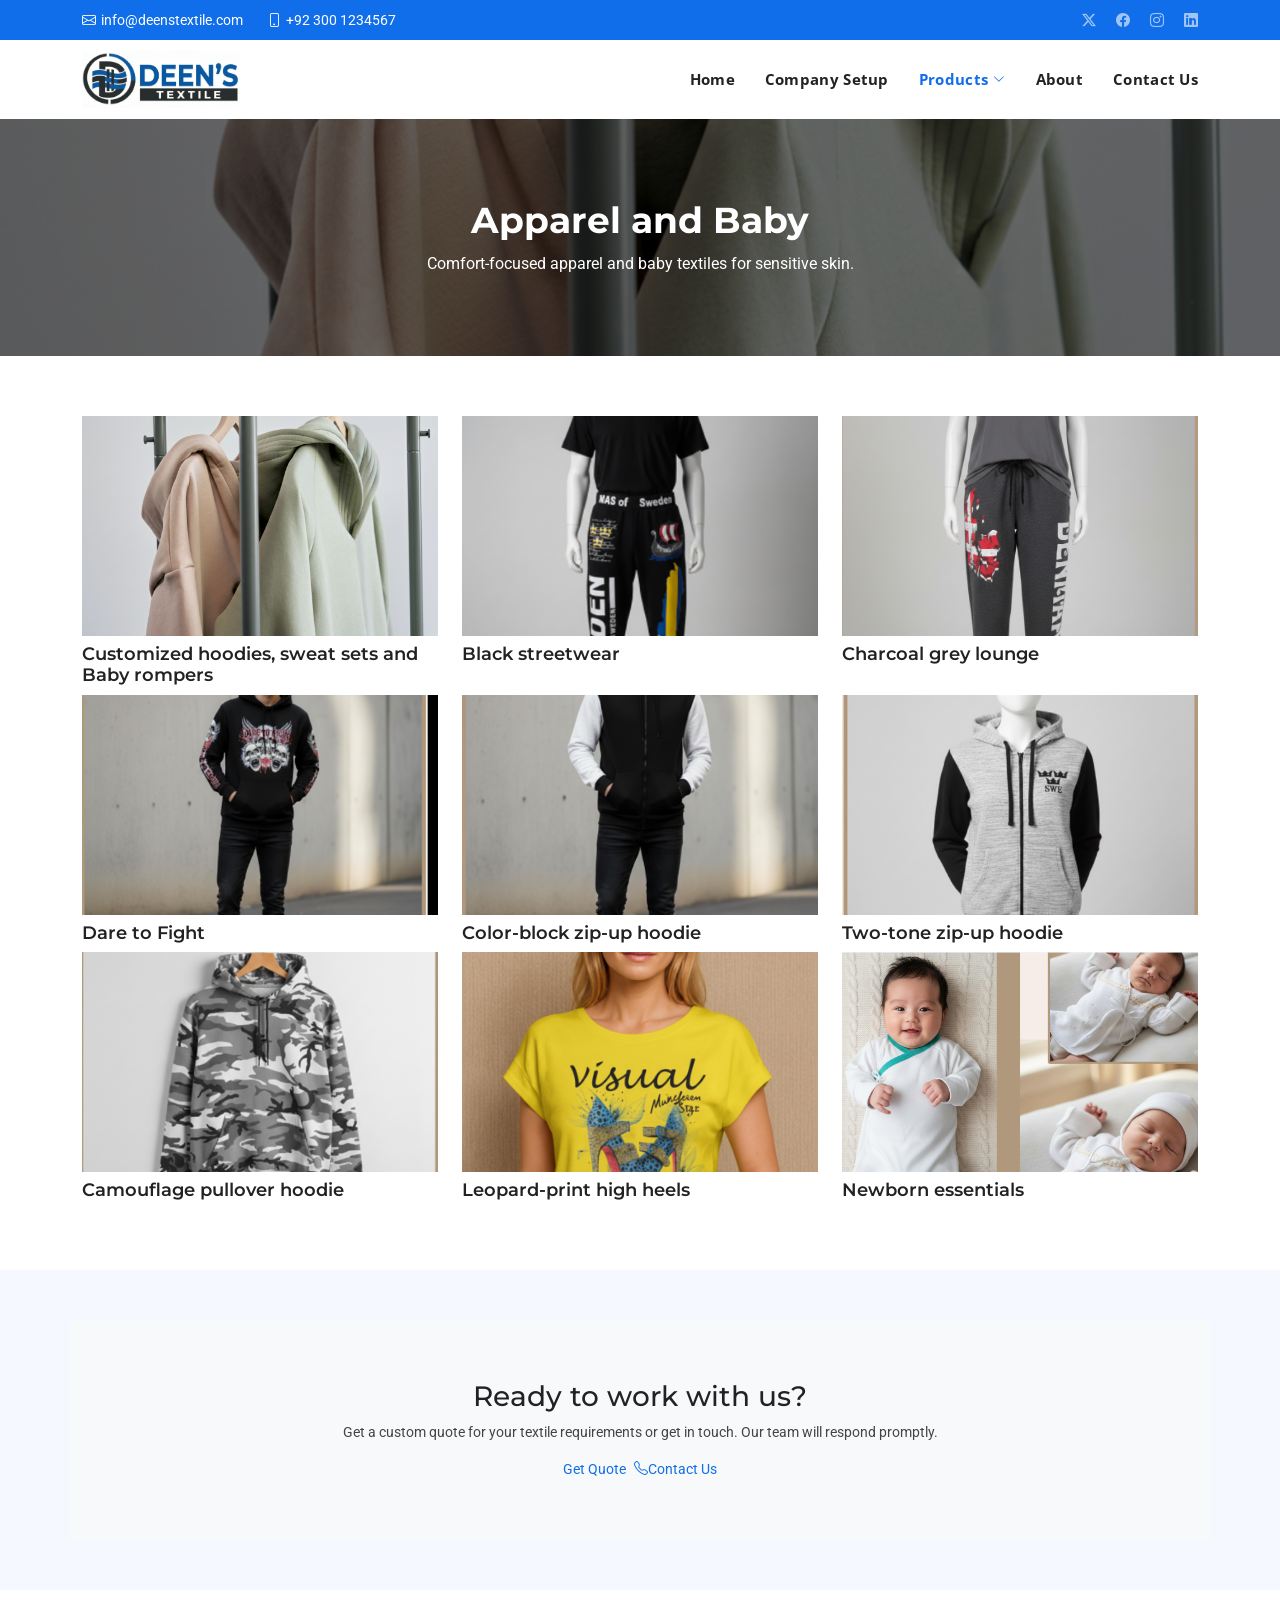
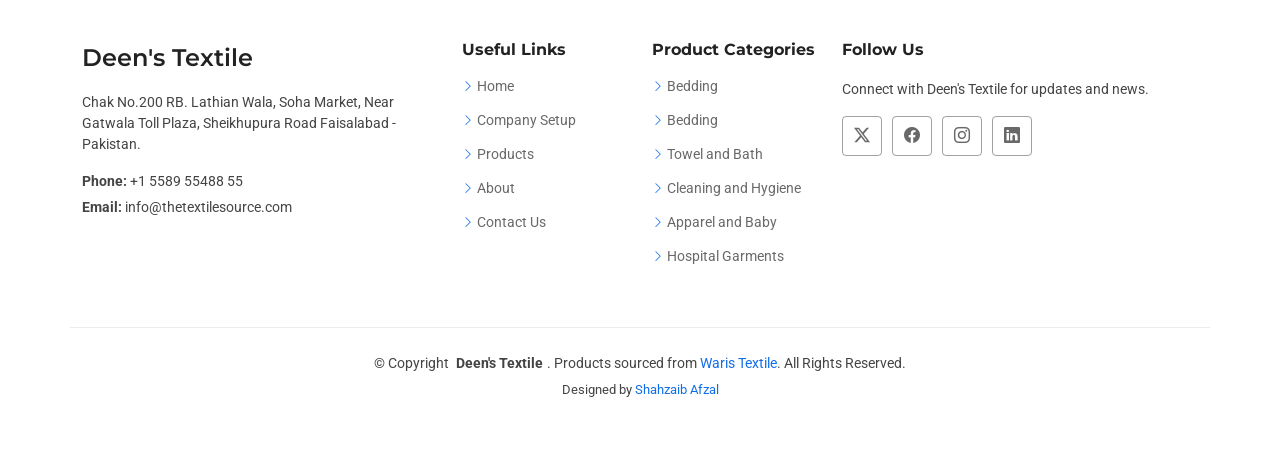
<file: apparel-baby.html>
<!DOCTYPE html>
<html lang="en">

<head>
  <meta charset="utf-8">
  <meta content="width=device-width, initial-scale=1.0" name="viewport">
  <title>Apparel and Baby - Deen's Textile</title>
  <meta name="description" content="">
  <meta name="keywords" content="">

  <link href="assets/img/favicon.png" rel="icon">
  <link href="assets/img/apple-touch-icon.png" rel="apple-touch-icon">
  <link href="https://fonts.googleapis.com" rel="preconnect">
  <link href="https://fonts.gstatic.com" rel="preconnect" crossorigin>
  <link href="https://fonts.googleapis.com/css2?family=Roboto:ital,wght@0,100;0,300;0,400;0,500;0,700;0,900;1,100;1,300;1,400;1,500;1,700;1,900&family=Open+Sans:ital,wght@0,300;0,400;0,500;0,600;0,700;0,800&family=Montserrat:ital,wght@0,100;0,200;0,300;0,400;0,500;0,600;0,700;0,800;0,900;1,100;1,200;1,300;1,400;1,500;1,600;1,700;1,800;1,900&display=swap" rel="stylesheet">
  <link href="assets/vendor/bootstrap/css/bootstrap.min.css" rel="stylesheet">
  <link href="assets/vendor/bootstrap-icons/bootstrap-icons.css" rel="stylesheet">
  <link href="assets/vendor/aos/aos.css" rel="stylesheet">
  <link href="assets/vendor/glightbox/css/glightbox.min.css" rel="stylesheet">
  <link href="assets/vendor/swiper/swiper-bundle.min.css" rel="stylesheet">
  <link href="assets/css/main.css" rel="stylesheet">
</head>

<body class="apparel-baby-page">

  <header id="header" class="header sticky-top">
    <div class="topbar d-flex align-items-center">
      <div class="container d-flex justify-content-center justify-content-md-between">
        <div class="contact-info d-flex align-items-center">
          <i class="bi bi-envelope d-flex align-items-center"><a href="mailto:info@deenstextile.com">info@deenstextile.com</a></i>
          <i class="bi bi-phone d-flex align-items-center ms-4"><span>+92 300 1234567</span></i>
        </div>
        <div class="social-links d-none d-md-flex align-items-center">
          <a href="#" class="twitter"><i class="bi bi-twitter-x"></i></a>
          <a href="#" class="facebook"><i class="bi bi-facebook"></i></a>
          <a href="#" class="instagram"><i class="bi bi-instagram"></i></a>
          <a href="#" class="linkedin"><i class="bi bi-linkedin"></i></a>
        </div>
      </div>
    </div>
    <div class="branding d-flex align-items-cente">
      <div class="container position-relative d-flex align-items-center justify-content-between">
        <a href="index.html" class="logo d-flex align-items-center">
          <img src="assets/img/logo2.png" alt="">
        </a>
        <nav id="navmenu" class="navmenu">
          <ul>
            <li><a href="index.html">Home</a></li>
            <li><a href="company-setup.html">Company Setup</a></li>
            <li class="dropdown">
              <a href="products.html" class="active"><span>Products</span> <i class="bi bi-chevron-down toggle-dropdown"></i></a>
              <ul>
                <li><a href="bedding.html">Bedding</a></li>
                <li><a href="kitchen-towel.html">Kitchen Towel</a></li>
                <li><a href="towel-bath.html">Towel &amp; Bath</a></li>
                <li><a href="cleaning-hygiene.html">Cleaning &amp; Hygiene</a></li>
                <li><a href="apparel-baby.html" class="active">Apparel &amp; Baby</a></li>
                <li><a href="hospital-garments.html">Hospital Garments</a></li>
              </ul>
            </li>
            <li><a href="about.html">About</a></li>
            <li><a href="contact.html">Contact Us</a></li>
          </ul>
          <i class="mobile-nav-toggle d-xl-none bi bi-list"></i>
        </nav>
      </div>
    </div>
  </header>

  <main class="main">

    <section class="page-hero" style="background-image: url('assets/img/baby/apparel.png');">
      <div class="container">
        <h1>Apparel and Baby</h1>
        <p>Comfort-focused apparel and baby textiles for sensitive skin.</p>
      </div>
    </section>

    <section id="category-gallery" class="portfolio section">
      <div class="container">
        <div class="row gy-4" data-aos="fade-up" data-aos-delay="200">
          <div class="col-lg-4 col-md-6">
            <a href="assets/img/baby/apparel.png" title="Customized hoodies, sweat sets and Baby rompers" data-gallery="category-gallery" class="portfolio-item glightbox">
              <img src="assets/img/baby/apparel.png" class="img-fluid" alt="Apparel and Baby Product 1">
              <div class="portfolio-info">
                <h4>Customized hoodies, sweat sets and Baby rompers</h4>
              </div>
            </a>
          </div>
          <div class="col-lg-4 col-md-6">
            <a href="assets/img/baby/apparel2.png" title="Premium black streetwear joggers featuring bold Swedish heritage graphics, a Viking ship emblem, and a comfortable 'NAS of Sweden' branded waistband" data-gallery="category-gallery" class="portfolio-item glightbox">
              <img src="assets/img/baby/apparel2.png" class="img-fluid" alt="Apparel and Baby Product 2">
              <div class="portfolio-info">
                <h4>Black streetwear</h4>
              </div>
            </a>
          </div>
          <div class="col-lg-4 col-md-6">
            <a href="assets/img/baby/apparel3.png" title="A charcoal grey lounge set featuring a classic crew-neck t-shirt and matching graphic joggers. The pants showcase a bold 'DENMARK' vertical print and a distressed Danish flag map motif, complete with a drawstring waistband and tapered cuffs" data-gallery="category-gallery" class="portfolio-item glightbox">
              <img src="assets/img/baby/apparel3.png" class="img-fluid" alt="Apparel and Baby Product 3">
              <div class="portfolio-info">
                <h4>Charcoal grey lounge</h4>
              </div>
            </a>
          </div>
        </div>
        <div class="row gy-4" data-aos="fade-up" data-aos-delay="200">
          <div class="col-lg-4 col-md-6">
            <a href="assets/img/baby/apparel4.png" title="A sleek black heavy-duty hoodie featuring an edgy 'Dare to Fight' skull graphic on the chest and matching intricate sleeve prints. Designed for a modern streetwear look, it includes a spacious front kangaroo pocket and an adjustable drawstring hood." data-gallery="category-gallery" class="portfolio-item glightbox">
              <img src="assets/img/baby/apparel4.png" class="img-fluid" alt="Apparel and Baby Product 1">
              <div class="portfolio-info">
                <h4>Dare to Fight</h4>
              </div>
            </a>
          </div>
          <div class="col-lg-4 col-md-6">
            <a href="assets/img/baby/apparel5.png" title="A modern color-block zip-up hoodie featuring a black body with contrasting white sleeves. This minimalist streetwear piece includes a full-front zipper, adjustable drawstring hood, and split kangaroo pockets for a clean, athletic look" data-gallery="category-gallery" class="portfolio-item glightbox">
              <img src="assets/img/baby/apparel5.png" class="img-fluid" alt="Apparel and Baby Product 2">
              <div class="portfolio-info">
                <h4>Color-block zip-up hoodie</h4>
              </div>
            </a>
          </div>
          <div class="col-lg-4 col-md-6">
            <a href="assets/img/baby/apparel6.png" title="A stylish, two-tone zip-up hoodie featuring a heather grey marl body and contrasting solid black sleeves. The chest is detailed with a 'SWE' crown graphic, paying homage to Swedish heritage, while the adjustable black drawstrings and kangaroo pockets add functional flair." data-gallery="category-gallery" class="portfolio-item glightbox">
              <img src="assets/img/baby/apparel6.png" class="img-fluid" alt="Apparel and Baby Product 3">
              <div class="portfolio-info">
                <h4>Two-tone zip-up hoodie</h4>
              </div>
            </a>
          </div>
        </div>
        <div class="row gy-4" data-aos="fade-up" data-aos-delay="200">
          <div class="col-lg-4 col-md-6">
            <a href="assets/img/baby/apparel7.png" title="An urban-style pullover hoodie featuring an all-over grayscale camouflage pattern. This piece is finished with solid black ribbed cuffs and a matching black waistband for a sharp, structured contrast, along with a classic front kangaroo pocket and adjustable drawstrings" data-gallery="category-gallery" class="portfolio-item glightbox">
              <img src="assets/img/baby/apparel7.png" class="img-fluid" alt="Apparel and Baby Product 1">
              <div class="portfolio-info">
                <h4>Camouflage pullover hoodie</h4>
              </div>
            </a>
          </div>
          <div class="col-lg-4 col-md-6">
            <a href="assets/img/baby/apparel11.png" title="A vibrant lemon-yellow graphic t-shirt featuring a chic, fashion-forward illustration of leopard-print high heels. This piece combines a relaxed scoop neckline with short cap sleeves and bold, stylized typography for an artistic, trendy aesthetic" data-gallery="category-gallery" class="portfolio-item glightbox">
              <img src="assets/img/baby/apparel11.png" class="img-fluid" alt="Apparel and Baby Product 2">
              <div class="portfolio-info">
                <h4>Leopard-print high heels</h4>
              </div>
            </a>
          </div>
          <div class="col-lg-4 col-md-6">
            <a href="assets/img/baby/apparel13.png" title="A premium collection of newborn essentials featuring ultra-soft white cotton kimono-style onesies and a matching knit infant set. The designs prioritize comfort with side-tie closures to avoid irritation, delicate contrast trim in teal and yellow, and a soft-stretch beanie for a complete, cozy look." data-gallery="category-gallery" class="portfolio-item glightbox">
              <img src="assets/img/baby/apparel13.png" class="img-fluid" alt="Apparel and Baby Product 3">
              <div class="portfolio-info">
                <h4>Newborn essentials</h4>
              </div>
            </a>
          </div>
        </div>
      </div>
    </section>
  </main>

  <footer id="footer" class="footer">
    <div class="footer-newsletter">
      <div class="container">
        <div class="row justify-content-center text-center">
          <section id="cta" class="cta section" style="background-color: #f8f9fa;">

            <div class="container" data-aos="fade-up">
              <div class="row justify-content-center text-center">
                <div class="col-lg-8">
                  <h3>Ready to work with us?</h3>
                  <p>Get a custom quote for your textile requirements or get in touch. Our team will respond promptly.</p>
                  <div class="d-flex flex-wrap justify-content-center gap-2">
                    <a href="contact.html" class="btn-get-started">Get Quote</a>
                    <a href="contact.html" class="btn-watch-video d-flex align-items-center"><i class="bi bi-telephone"></i><span>Contact Us</span></a>
                  </div>
                </div>
              </div>
            </div>
      
          </section>
        </div>
      </div>
    </div>
    <div class="container footer-top">
      <div class="row gy-4">
        <div class="col-lg-4 col-md-6 footer-about">
          <a href="index.html" class="d-flex align-items-center"><span class="sitename">Deen's Textile</span></a>
          <div class="footer-contact pt-3">
            <p>Chak No.200 RB. Lathian Wala, Soha Market, Near Gatwala Toll Plaza, Sheikhupura Road Faisalabad - Pakistan.</p>
            <p class="mt-3"><strong>Phone:</strong> <span>+1 5589 55488 55</span></p>
            <p><strong>Email:</strong> <span>info@thetextilesource.com</span></p>
          </div>
        </div>
        <div class="col-lg-2 col-md-3 footer-links">
          <h4>Useful Links</h4>
          <ul>
            <li><i class="bi bi-chevron-right"></i> <a href="index.html">Home</a></li>
            <li><i class="bi bi-chevron-right"></i> <a href="company-setup.html">Company Setup</a></li>
            <li><i class="bi bi-chevron-right"></i> <a href="products.html">Products</a></li>
            <li><i class="bi bi-chevron-right"></i> <a href="about.html">About</a></li>
            <li><i class="bi bi-chevron-right"></i> <a href="contact.html">Contact Us</a></li>
          </ul>
        </div>
        <div class="col-lg-2 col-md-3 footer-links">
          <h4>Product Categories</h4>
          <ul>
            <li><i class="bi bi-chevron-right"></i> <a href="bedding.html">Bedding</a></li>
            <li><i class="bi bi-chevron-right"></i> <a href="kitchen-towel.html">Bedding</a></li>
            <li><i class="bi bi-chevron-right"></i> <a href="towel-bath.html">Towel and Bath</a></li>
            <li><i class="bi bi-chevron-right"></i> <a href="cleaning-hygiene.html">Cleaning and Hygiene</a></li>
            <li><i class="bi bi-chevron-right"></i> <a href="apparel-baby.html">Apparel and Baby</a></li>
            <li><i class="bi bi-chevron-right"></i> <a href="hospital-garments.html">Hospital Garments</a></li>
          </ul>
        </div>
        <div class="col-lg-4 col-md-12">
          <h4>Follow Us</h4>
          <p>Connect with Deen's Textile for updates and news.</p>
          <div class="social-links d-flex">
            <a href=""><i class="bi bi-twitter-x"></i></a>
            <a href=""><i class="bi bi-facebook"></i></a>
            <a href=""><i class="bi bi-instagram"></i></a>
            <a href=""><i class="bi bi-linkedin"></i></a>
          </div>
        </div>
      </div>
    </div>
    <div class="container copyright text-center mt-4">
      <p>© <span>Copyright</span> <strong class="px-1 sitename">Deen's Textile</strong>. <span>Products sourced from <a href="https://waris-textile.vercel.app/">Waris Textile</a>. All Rights Reserved.</span></p>
      <div class="credits">
        Designed by <a href="https://shahzaibs-portfolio.vercel.app/">Shahzaib Afzal</a>
      </div>
    </div>
  </footer>
  <a href="#" id="scroll-top" class="scroll-top d-flex align-items-center justify-content-center"><i class="bi bi-arrow-up-short"></i></a>
  <div id="preloader"><div></div><div></div><div></div><div></div></div>
  <script src="assets/vendor/bootstrap/js/bootstrap.bundle.min.js"></script>
  <script src="assets/vendor/php-email-form/validate.js"></script>
  <script src="assets/vendor/aos/aos.js"></script>
  <script src="assets/vendor/glightbox/js/glightbox.min.js"></script>
  <script src="assets/vendor/waypoints/noframework.waypoints.js"></script>
  <script src="assets/vendor/purecounter/purecounter_vanilla.js"></script>
  <script src="assets/vendor/swiper/swiper-bundle.min.js"></script>
  <script src="assets/vendor/imagesloaded/imagesloaded.pkgd.min.js"></script>
  <script src="assets/vendor/isotope-layout/isotope.pkgd.min.js"></script>
  <script src="assets/js/main.js"></script>
</body>

</html>
</file>
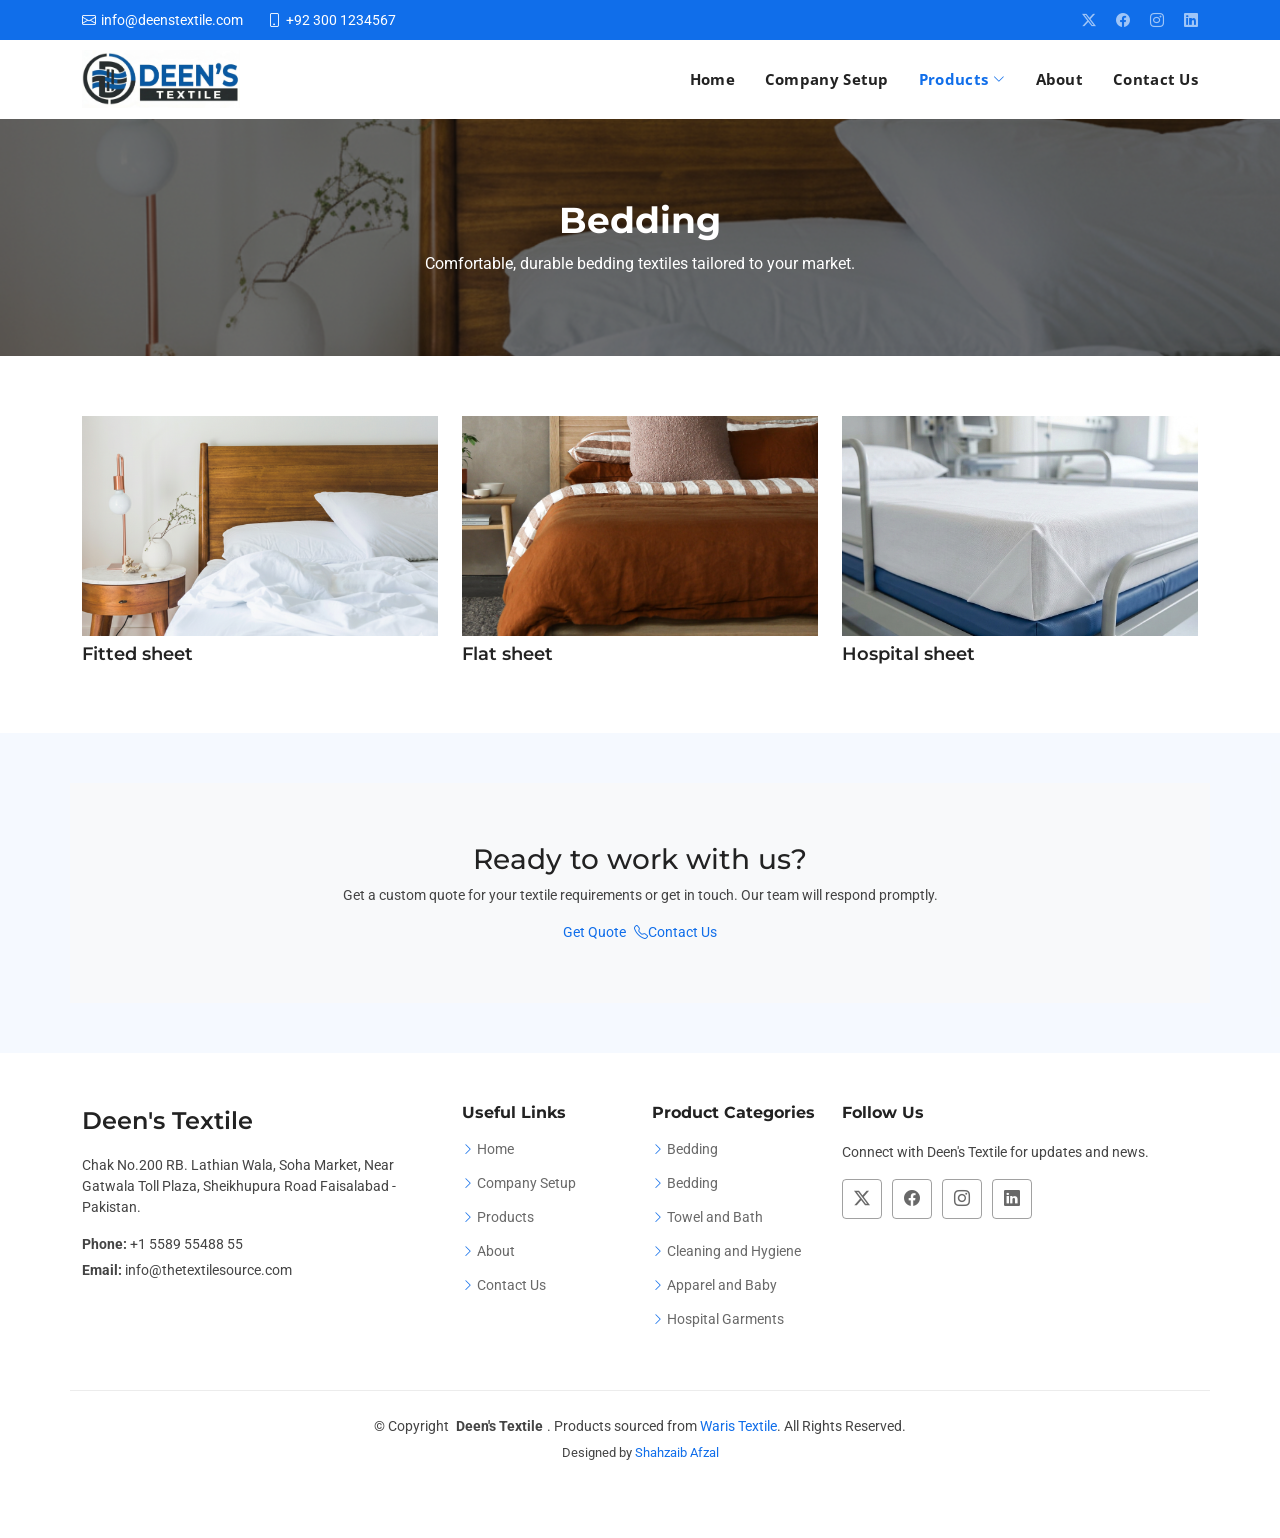
<file: bedding.html>
<!DOCTYPE html>
<html lang="en">

<head>
  <meta charset="utf-8">
  <meta content="width=device-width, initial-scale=1.0" name="viewport">
  <title>Bedding - Deen's Textile</title>
  <meta name="description" content="">
  <meta name="keywords" content="">

  <link href="assets/img/favicon.png" rel="icon">
  <link href="assets/img/apple-touch-icon.png" rel="apple-touch-icon">
  <link href="https://fonts.googleapis.com" rel="preconnect">
  <link href="https://fonts.gstatic.com" rel="preconnect" crossorigin>
  <link href="https://fonts.googleapis.com/css2?family=Roboto:ital,wght@0,100;0,300;0,400;0,500;0,700;0,900;1,100;1,300;1,400;1,500;1,700;1,900&family=Open+Sans:ital,wght@0,300;0,400;0,500;0,600;0,700;0,800;1,300;1,400;1,500;1,600;1,700;1,800&family=Montserrat:ital,wght@0,100;0,200;0,300;0,400;0,500;0,600;0,700;0,800;0,900;1,100;1,200;1,300;1,400;1,500;1,600;1,700;1,800;1,900&display=swap" rel="stylesheet">
  <link href="assets/vendor/bootstrap/css/bootstrap.min.css" rel="stylesheet">
  <link href="assets/vendor/bootstrap-icons/bootstrap-icons.css" rel="stylesheet">
  <link href="assets/vendor/aos/aos.css" rel="stylesheet">
  <link href="assets/vendor/glightbox/css/glightbox.min.css" rel="stylesheet">
  <link href="assets/vendor/swiper/swiper-bundle.min.css" rel="stylesheet">
  <link href="assets/css/main.css" rel="stylesheet">
</head>

<body class="bedding-page">

  <header id="header" class="header sticky-top">
    <div class="topbar d-flex align-items-center">
      <div class="container d-flex justify-content-center justify-content-md-between">
        <div class="contact-info d-flex align-items-center">
          <i class="bi bi-envelope d-flex align-items-center"><a href="mailto:info@deenstextile.com">info@deenstextile.com</a></i>
          <i class="bi bi-phone d-flex align-items-center ms-4"><span>+92 300 1234567</span></i>
        </div>
        <div class="social-links d-none d-md-flex align-items-center">
          <a href="#" class="twitter"><i class="bi bi-twitter-x"></i></a>
          <a href="#" class="facebook"><i class="bi bi-facebook"></i></a>
          <a href="#" class="instagram"><i class="bi bi-instagram"></i></a>
          <a href="#" class="linkedin"><i class="bi bi-linkedin"></i></a>
        </div>
      </div>
    </div>
    <div class="branding d-flex align-items-cente">
      <div class="container position-relative d-flex align-items-center justify-content-between">
        <a href="index.html" class="logo d-flex align-items-center">
          <img src="assets/img/logo2.png" alt="">
        </a>
        <nav id="navmenu" class="navmenu">
          <ul>
            <li><a href="index.html">Home</a></li>
            <li><a href="company-setup.html">Company Setup</a></li>
            <li class="dropdown">
              <a href="products.html" class="active"><span>Products</span> <i class="bi bi-chevron-down toggle-dropdown"></i></a>
              <ul>
                <li><a href="bedding.html" class="active">Bedding</a></li>
                <li><a href="kitchen-towel.html">Kitchen Towel</a></li>
                <li><a href="towel-bath.html">Towel &amp; Bath</a></li>
                <li><a href="cleaning-hygiene.html">Cleaning &amp; Hygiene</a></li>
                <li><a href="apparel-baby.html">Apparel &amp; Baby</a></li>
                <li><a href="hospital-garments.html">Hospital Garments</a></li>
              </ul>
            </li>
            <li><a href="about.html">About</a></li>
            <li><a href="contact.html">Contact Us</a></li>
          </ul>
          <i class="mobile-nav-toggle d-xl-none bi bi-list"></i>
        </nav>
      </div>
    </div>
  </header>

  <main class="main">

    <section class="page-hero" style="background-image: url('assets/img/gallery/bedding.png');">
      <div class="container">
        <h1>Bedding</h1>
        <p>Comfortable, durable bedding textiles tailored to your market.</p>
      </div>
    </section>

    <section id="category-gallery" class="portfolio section">
      <div class="container">
        <div class="row gy-4" data-aos="fade-up" data-aos-delay="200">
          <div class="col-lg-4 col-md-6">
            <a href="assets/img/bedding/product.png" title="Ranging from fitted sheets to hotel standard Linens and everyday Bed sets" data-gallery="category-gallery" class="portfolio-item glightbox">
              <img src="assets/img/bedding/product.png" class="img-fluid" alt="Bedding Product 1">
              <div class="portfolio-info">
                <h4>Fitted sheet</h4>
              </div>
            </a>
          </div>
          <div class="col-lg-4 col-md-6">
            <a href="assets/img/bedding/product2.png" title="This set is crafted from high-quality, breathable linen with a relaxed, lived-in texture. It offers premium durability and soft, natural comfort for high-end hotel or home use." data-gallery="category-gallery" class="portfolio-item glightbox">
              <img src="assets/img/bedding/product2.png" class="img-fluid" alt="Bedding Product 2">
              <div class="portfolio-info">
                <h4>Flat sheet</h4>
              </div>
            </a>
          </div>
          <div class="col-lg-4 col-md-6">
            <a href="assets/img/bedding/product3.png" title="Premium clinical-grade linen featuring a crisp, reinforced weave and professional mitered corners for a perfect, long-lasting fit" data-gallery="category-gallery" class="portfolio-item glightbox">
              <img src="assets/img/bedding/product3.png" class="img-fluid" alt="Bedding Product 3">
              <div class="portfolio-info">
                <h4>Hospital sheet</h4>
              </div>
            </a>
          </div> 
        </div>
      </div>
    </section>
  </main>

  <footer id="footer" class="footer">
    <div class="footer-newsletter">
      <div class="container">
        <div class="row justify-content-center text-center">
          <section id="cta" class="cta section" style="background-color: #f8f9fa;">

            <div class="container" data-aos="fade-up">
              <div class="row justify-content-center text-center">
                <div class="col-lg-8">
                  <h3>Ready to work with us?</h3>
                  <p>Get a custom quote for your textile requirements or get in touch. Our team will respond promptly.</p>
                  <div class="d-flex flex-wrap justify-content-center gap-2">
                    <a href="contact.html" class="btn-get-started">Get Quote</a>
                    <a href="contact.html" class="btn-watch-video d-flex align-items-center"><i class="bi bi-telephone"></i><span>Contact Us</span></a>
                  </div>
                </div>
              </div>
            </div>
      
          </section>
        </div>
      </div>
    </div>
    <div class="container footer-top">
      <div class="row gy-4">
        <div class="col-lg-4 col-md-6 footer-about">
          <a href="index.html" class="d-flex align-items-center"><span class="sitename">Deen's Textile</span></a>
          <div class="footer-contact pt-3">
            <p>Chak No.200 RB. Lathian Wala, Soha Market, Near Gatwala Toll Plaza, Sheikhupura Road Faisalabad - Pakistan.</p>
            <p class="mt-3"><strong>Phone:</strong> <span>+1 5589 55488 55</span></p>
            <p><strong>Email:</strong> <span>info@thetextilesource.com</span></p>
          </div>
        </div>
        <div class="col-lg-2 col-md-3 footer-links">
          <h4>Useful Links</h4>
          <ul>
            <li><i class="bi bi-chevron-right"></i> <a href="index.html">Home</a></li>
            <li><i class="bi bi-chevron-right"></i> <a href="company-setup.html">Company Setup</a></li>
            <li><i class="bi bi-chevron-right"></i> <a href="products.html">Products</a></li>
            <li><i class="bi bi-chevron-right"></i> <a href="about.html">About</a></li>
            <li><i class="bi bi-chevron-right"></i> <a href="contact.html">Contact Us</a></li>
          </ul>
        </div>
        <div class="col-lg-2 col-md-3 footer-links">
          <h4>Product Categories</h4>
          <ul>
            <li><i class="bi bi-chevron-right"></i> <a href="bedding.html">Bedding</a></li>
            <li><i class="bi bi-chevron-right"></i> <a href="kitchen-towel.html">Bedding</a></li>
            <li><i class="bi bi-chevron-right"></i> <a href="towel-bath.html">Towel and Bath</a></li>
            <li><i class="bi bi-chevron-right"></i> <a href="cleaning-hygiene.html">Cleaning and Hygiene</a></li>
            <li><i class="bi bi-chevron-right"></i> <a href="apparel-baby.html">Apparel and Baby</a></li>
            <li><i class="bi bi-chevron-right"></i> <a href="hospital-garments.html">Hospital Garments</a></li>
          </ul>
        </div>
        <div class="col-lg-4 col-md-12">
          <h4>Follow Us</h4>
          <p>Connect with Deen's Textile for updates and news.</p>
          <div class="social-links d-flex">
            <a href=""><i class="bi bi-twitter-x"></i></a>
            <a href=""><i class="bi bi-facebook"></i></a>
            <a href=""><i class="bi bi-instagram"></i></a>
            <a href=""><i class="bi bi-linkedin"></i></a>
          </div>
        </div>
      </div>
    </div>
    <div class="container copyright text-center mt-4">
      <p>© <span>Copyright</span> <strong class="px-1 sitename">Deen's Textile</strong>. <span>Products sourced from <a href="https://waris-textile.vercel.app/">Waris Textile</a>. All Rights Reserved.</span></p>
      <div class="credits">
        Designed by <a href="https://shahzaibs-portfolio.vercel.app/">Shahzaib Afzal</a>
      </div>
    </div>
  </footer>

  <a href="#" id="scroll-top" class="scroll-top d-flex align-items-center justify-content-center"><i class="bi bi-arrow-up-short"></i></a>
  <div id="preloader"><div></div><div></div><div></div><div></div></div>
  <script src="assets/vendor/bootstrap/js/bootstrap.bundle.min.js"></script>
  <script src="assets/vendor/php-email-form/validate.js"></script>
  <script src="assets/vendor/aos/aos.js"></script>
  <script src="assets/vendor/glightbox/js/glightbox.min.js"></script>
  <script src="assets/vendor/waypoints/noframework.waypoints.js"></script>
  <script src="assets/vendor/purecounter/purecounter_vanilla.js"></script>
  <script src="assets/vendor/swiper/swiper-bundle.min.js"></script>
  <script src="assets/vendor/imagesloaded/imagesloaded.pkgd.min.js"></script>
  <script src="assets/vendor/isotope-layout/isotope.pkgd.min.js"></script>
  <script src="assets/js/main.js"></script>
</body>

</html>
</file>
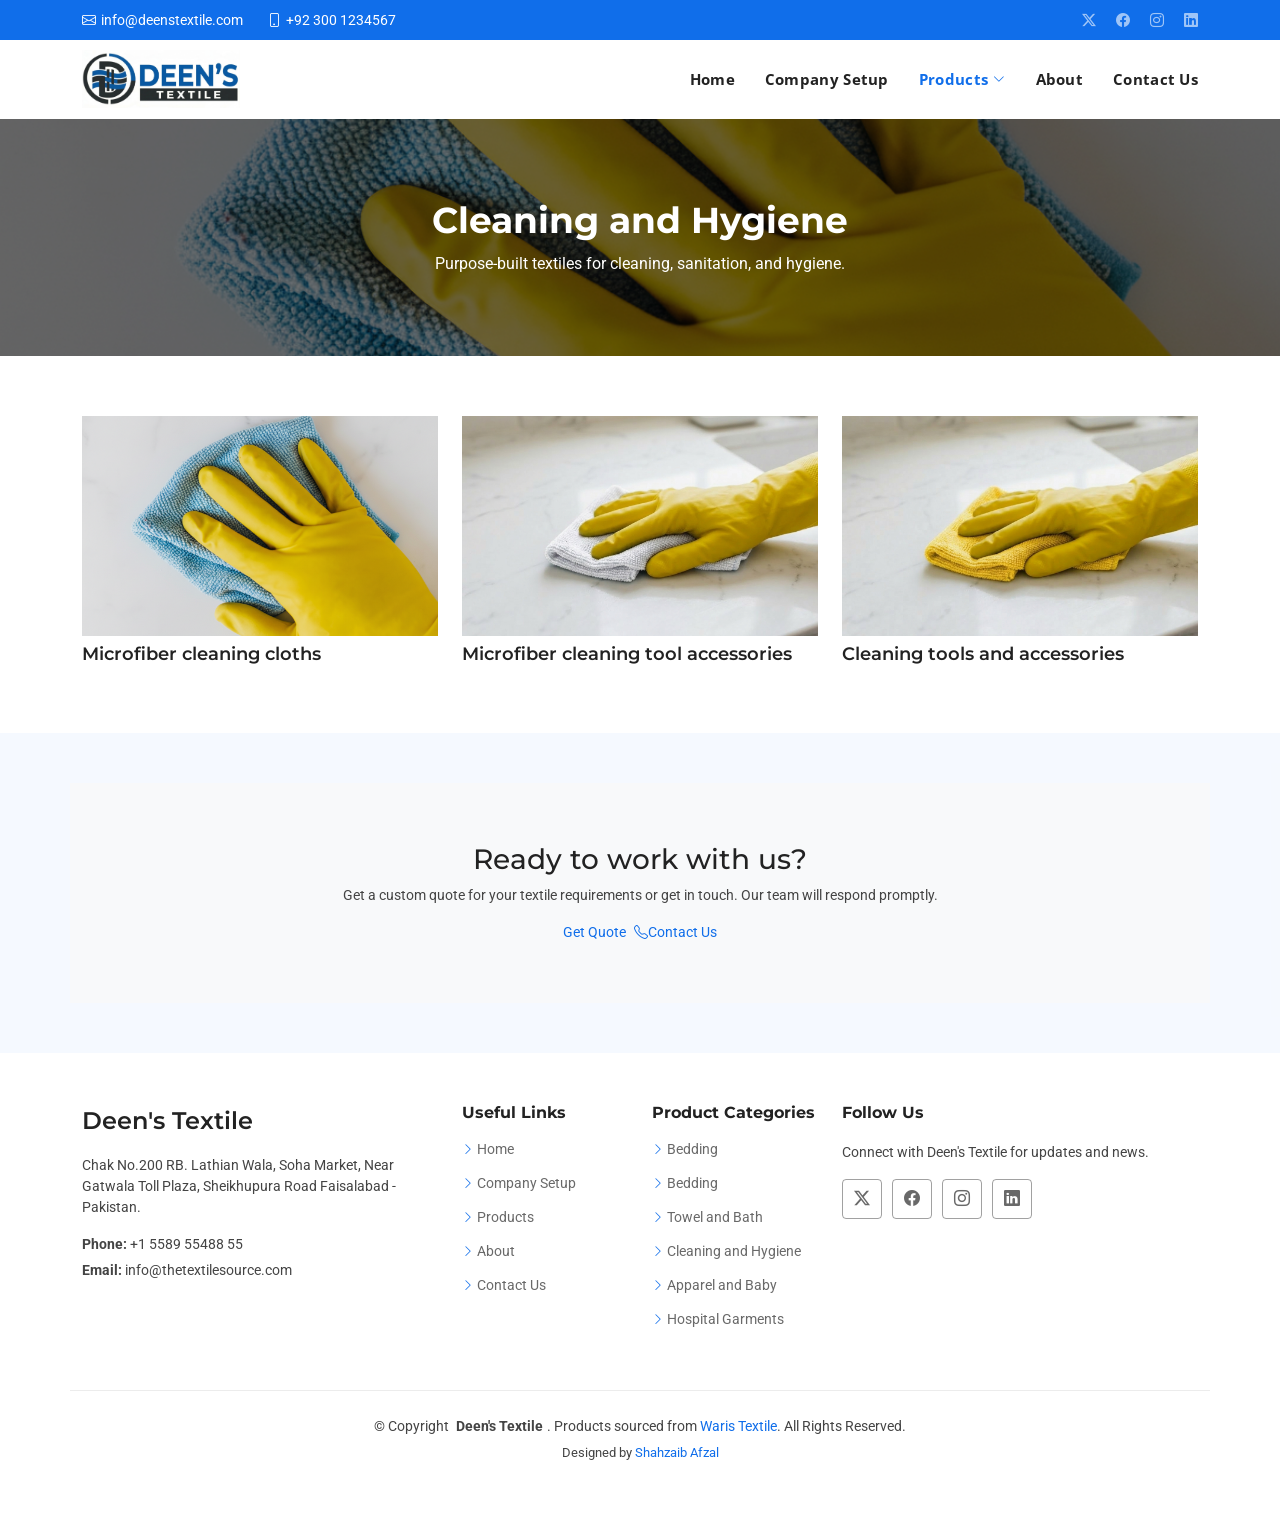
<file: cleaning-hygiene.html>
<!DOCTYPE html>
<html lang="en">

<head>
  <meta charset="utf-8">
  <meta content="width=device-width, initial-scale=1.0" name="viewport">
  <title>Cleaning and Hygiene - Deen's Textile</title>
  <meta name="description" content="">
  <meta name="keywords" content="">

  <link href="assets/img/favicon.png" rel="icon">
  <link href="assets/img/apple-touch-icon.png" rel="apple-touch-icon">
  <link href="https://fonts.googleapis.com" rel="preconnect">
  <link href="https://fonts.gstatic.com" rel="preconnect" crossorigin>
  <link href="https://fonts.googleapis.com/css2?family=Roboto:ital,wght@0,100;0,300;0,400;0,500;0,700;0,900;1,100;1,300;1,400;1,500;1,700;1,900&family=Open+Sans:ital,wght@0,300;0,400;0,500;0,600;0,700;0,800&family=Montserrat:ital,wght@0,100;0,200;0,300;0,400;0,500;0,600;0,700;0,800;0,900;1,100;1,200;1,300;1,400;1,500;1,600;1,700;1,800;1,900&display=swap" rel="stylesheet">
  <link href="assets/vendor/bootstrap/css/bootstrap.min.css" rel="stylesheet">
  <link href="assets/vendor/bootstrap-icons/bootstrap-icons.css" rel="stylesheet">
  <link href="assets/vendor/aos/aos.css" rel="stylesheet">
  <link href="assets/vendor/glightbox/css/glightbox.min.css" rel="stylesheet">
  <link href="assets/vendor/swiper/swiper-bundle.min.css" rel="stylesheet">
  <link href="assets/css/main.css" rel="stylesheet">
</head>

<body class="cleaning-hygiene-page">

  <header id="header" class="header sticky-top">
    <div class="topbar d-flex align-items-center">
      <div class="container d-flex justify-content-center justify-content-md-between">
        <div class="contact-info d-flex align-items-center">
          <i class="bi bi-envelope d-flex align-items-center"><a href="mailto:info@deenstextile.com">info@deenstextile.com</a></i>
          <i class="bi bi-phone d-flex align-items-center ms-4"><span>+92 300 1234567</span></i>
        </div>
        <div class="social-links d-none d-md-flex align-items-center">
          <a href="#" class="twitter"><i class="bi bi-twitter-x"></i></a>
          <a href="#" class="facebook"><i class="bi bi-facebook"></i></a>
          <a href="#" class="instagram"><i class="bi bi-instagram"></i></a>
          <a href="#" class="linkedin"><i class="bi bi-linkedin"></i></a>
        </div>
      </div>
    </div>
    <div class="branding d-flex align-items-cente">
      <div class="container position-relative d-flex align-items-center justify-content-between">
        <a href="index.html" class="logo d-flex align-items-center">
          <img src="assets/img/logo2.png" alt="">
        </a>
        <nav id="navmenu" class="navmenu">
          <ul>
            <li><a href="index.html">Home</a></li>
            <li><a href="company-setup.html">Company Setup</a></li>
            <li class="dropdown">
              <a href="products.html" class="active"><span>Products</span> <i class="bi bi-chevron-down toggle-dropdown"></i></a>
              <ul>
                <li><a href="bedding.html">Bedding</a></li>
                <li><a href="kitchen-towel.html">Kitchen Towel</a></li>
                <li><a href="towel-bath.html">Towel &amp; Bath</a></li>
                <li><a href="cleaning-hygiene.html" class="active">Cleaning &amp; Hygiene</a></li>
                <li><a href="apparel-baby.html">Apparel &amp; Baby</a></li>
                <li><a href="hospital-garments.html">Hospital Garments</a></li>
              </ul>
            </li>
            <li><a href="about.html">About</a></li>
            <li><a href="contact.html">Contact Us</a></li>
          </ul>
          <i class="mobile-nav-toggle d-xl-none bi bi-list"></i>
        </nav>
      </div>
    </div>
  </header>

  <main class="main">

    <section class="page-hero" style="background-image: url('assets/img/cleaning/product1.png');">
      <div class="container">
        <h1>Cleaning and Hygiene</h1>
        <p>Purpose-built textiles for cleaning, sanitation, and hygiene.</p>
      </div>
    </section>

    <section id="category-gallery" class="portfolio section">
      <div class="container">
        <div class="row gy-4" data-aos="fade-up" data-aos-delay="200">
          <div class="col-lg-4 col-md-6">
            <a href="assets/img/cleaning/product1.png" title="We produce multi-purpose Microfiber cleaning cloths and cleaning tool accessories" data-gallery="category-gallery" class="portfolio-item glightbox">
              <img src="assets/img/cleaning/product1.png" class="img-fluid" alt="Cleaning and Hygiene Product 1">
              <div class="portfolio-info">
                <h4>Microfiber cleaning cloths</h4>
              </div>
            </a>
          </div>
          <div class="col-lg-4 col-md-6">
            <a href="assets/img/cleaning/product2.png" title="we produce high-quality, premium quality microfiber cleaning cloths and cleaning tool accessories" data-gallery="category-gallery" class="portfolio-item glightbox">
              <img src="assets/img/cleaning/product2.png" class="img-fluid" alt="Cleaning and Hygiene Product 2">
              <div class="portfolio-info">
                <h4>Microfiber cleaning tool accessories</h4>
              </div>
            </a>
          </div>
          <div class="col-lg-4 col-md-6">
            <a href="assets/img/cleaning/product3.png" title="here is our collection of cleaning tools and accessories" data-gallery="category-gallery" class="portfolio-item glightbox">
              <img src="assets/img/cleaning/product3.png" class="img-fluid" alt="Cleaning and Hygiene Product 3">
              <div class="portfolio-info">
                <h4>Cleaning tools and accessories</h4>
              </div>
            </a>
          </div>
        </div>
      </div>
    </section>
  </main>

  <footer id="footer" class="footer">
    <div class="footer-newsletter">
      <div class="container">
        <div class="row justify-content-center text-center">
          <section id="cta" class="cta section" style="background-color: #f8f9fa;">

            <div class="container" data-aos="fade-up">
              <div class="row justify-content-center text-center">
                <div class="col-lg-8">
                  <h3>Ready to work with us?</h3>
                  <p>Get a custom quote for your textile requirements or get in touch. Our team will respond promptly.</p>
                  <div class="d-flex flex-wrap justify-content-center gap-2">
                    <a href="contact.html" class="btn-get-started">Get Quote</a>
                    <a href="contact.html" class="btn-watch-video d-flex align-items-center"><i class="bi bi-telephone"></i><span>Contact Us</span></a>
                  </div>
                </div>
              </div>
            </div>
      
          </section>
        </div>
      </div>
    </div>
    <div class="container footer-top">
      <div class="row gy-4">
        <div class="col-lg-4 col-md-6 footer-about">
          <a href="index.html" class="d-flex align-items-center"><span class="sitename">Deen's Textile</span></a>
          <div class="footer-contact pt-3">
            <p>Chak No.200 RB. Lathian Wala, Soha Market, Near Gatwala Toll Plaza, Sheikhupura Road Faisalabad - Pakistan.</p>
            <p class="mt-3"><strong>Phone:</strong> <span>+1 5589 55488 55</span></p>
            <p><strong>Email:</strong> <span>info@thetextilesource.com</span></p>
          </div>
        </div>
        <div class="col-lg-2 col-md-3 footer-links">
          <h4>Useful Links</h4>
          <ul>
            <li><i class="bi bi-chevron-right"></i> <a href="index.html">Home</a></li>
            <li><i class="bi bi-chevron-right"></i> <a href="company-setup.html">Company Setup</a></li>
            <li><i class="bi bi-chevron-right"></i> <a href="products.html">Products</a></li>
            <li><i class="bi bi-chevron-right"></i> <a href="about.html">About</a></li>
            <li><i class="bi bi-chevron-right"></i> <a href="contact.html">Contact Us</a></li>
          </ul>
        </div>
        <div class="col-lg-2 col-md-3 footer-links">
          <h4>Product Categories</h4>
          <ul>
            <li><i class="bi bi-chevron-right"></i> <a href="bedding.html">Bedding</a></li>
            <li><i class="bi bi-chevron-right"></i> <a href="kitchen-towel.html">Bedding</a></li>
            <li><i class="bi bi-chevron-right"></i> <a href="towel-bath.html">Towel and Bath</a></li>
            <li><i class="bi bi-chevron-right"></i> <a href="cleaning-hygiene.html">Cleaning and Hygiene</a></li>
            <li><i class="bi bi-chevron-right"></i> <a href="apparel-baby.html">Apparel and Baby</a></li>
            <li><i class="bi bi-chevron-right"></i> <a href="hospital-garments.html">Hospital Garments</a></li>
          </ul>
        </div>
        <div class="col-lg-4 col-md-12">
          <h4>Follow Us</h4>
          <p>Connect with Deen's Textile for updates and news.</p>
          <div class="social-links d-flex">
            <a href=""><i class="bi bi-twitter-x"></i></a>
            <a href=""><i class="bi bi-facebook"></i></a>
            <a href=""><i class="bi bi-instagram"></i></a>
            <a href=""><i class="bi bi-linkedin"></i></a>
          </div>
        </div>
      </div>
    </div>
    <div class="container copyright text-center mt-4">
      <p>© <span>Copyright</span> <strong class="px-1 sitename">Deen's Textile</strong>. <span>Products sourced from <a href="https://waris-textile.vercel.app/">Waris Textile</a>. All Rights Reserved.</span></p>
      <div class="credits">
        Designed by <a href="https://shahzaibs-portfolio.vercel.app/">Shahzaib Afzal</a>
      </div>
    </div>
  </footer>

  <a href="#" id="scroll-top" class="scroll-top d-flex align-items-center justify-content-center"><i class="bi bi-arrow-up-short"></i></a>
  <div id="preloader"><div></div><div></div><div></div><div></div></div>
  <script src="assets/vendor/bootstrap/js/bootstrap.bundle.min.js"></script>
  <script src="assets/vendor/php-email-form/validate.js"></script>
  <script src="assets/vendor/aos/aos.js"></script>
  <script src="assets/vendor/glightbox/js/glightbox.min.js"></script>
  <script src="assets/vendor/waypoints/noframework.waypoints.js"></script>
  <script src="assets/vendor/purecounter/purecounter_vanilla.js"></script>
  <script src="assets/vendor/swiper/swiper-bundle.min.js"></script>
  <script src="assets/vendor/imagesloaded/imagesloaded.pkgd.min.js"></script>
  <script src="assets/vendor/isotope-layout/isotope.pkgd.min.js"></script>
  <script src="assets/js/main.js"></script>
</body>

</html>
</file>
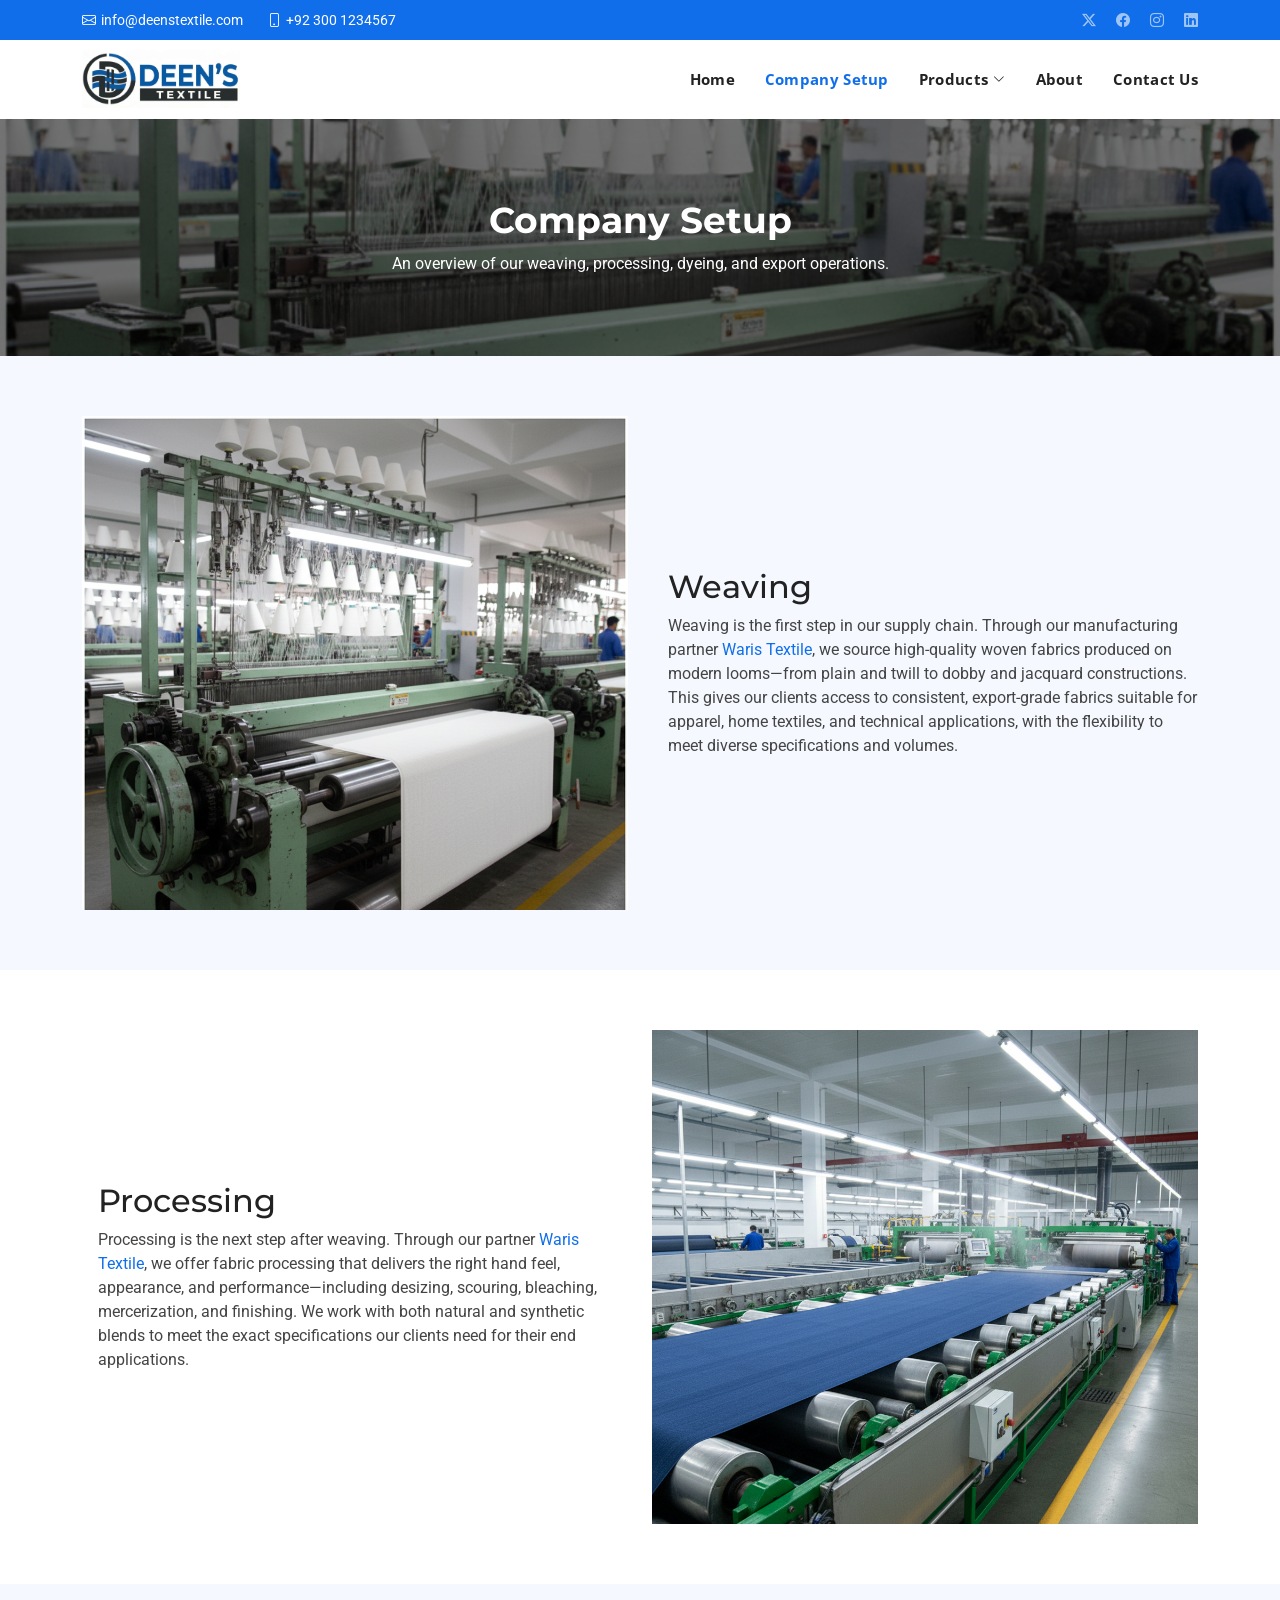
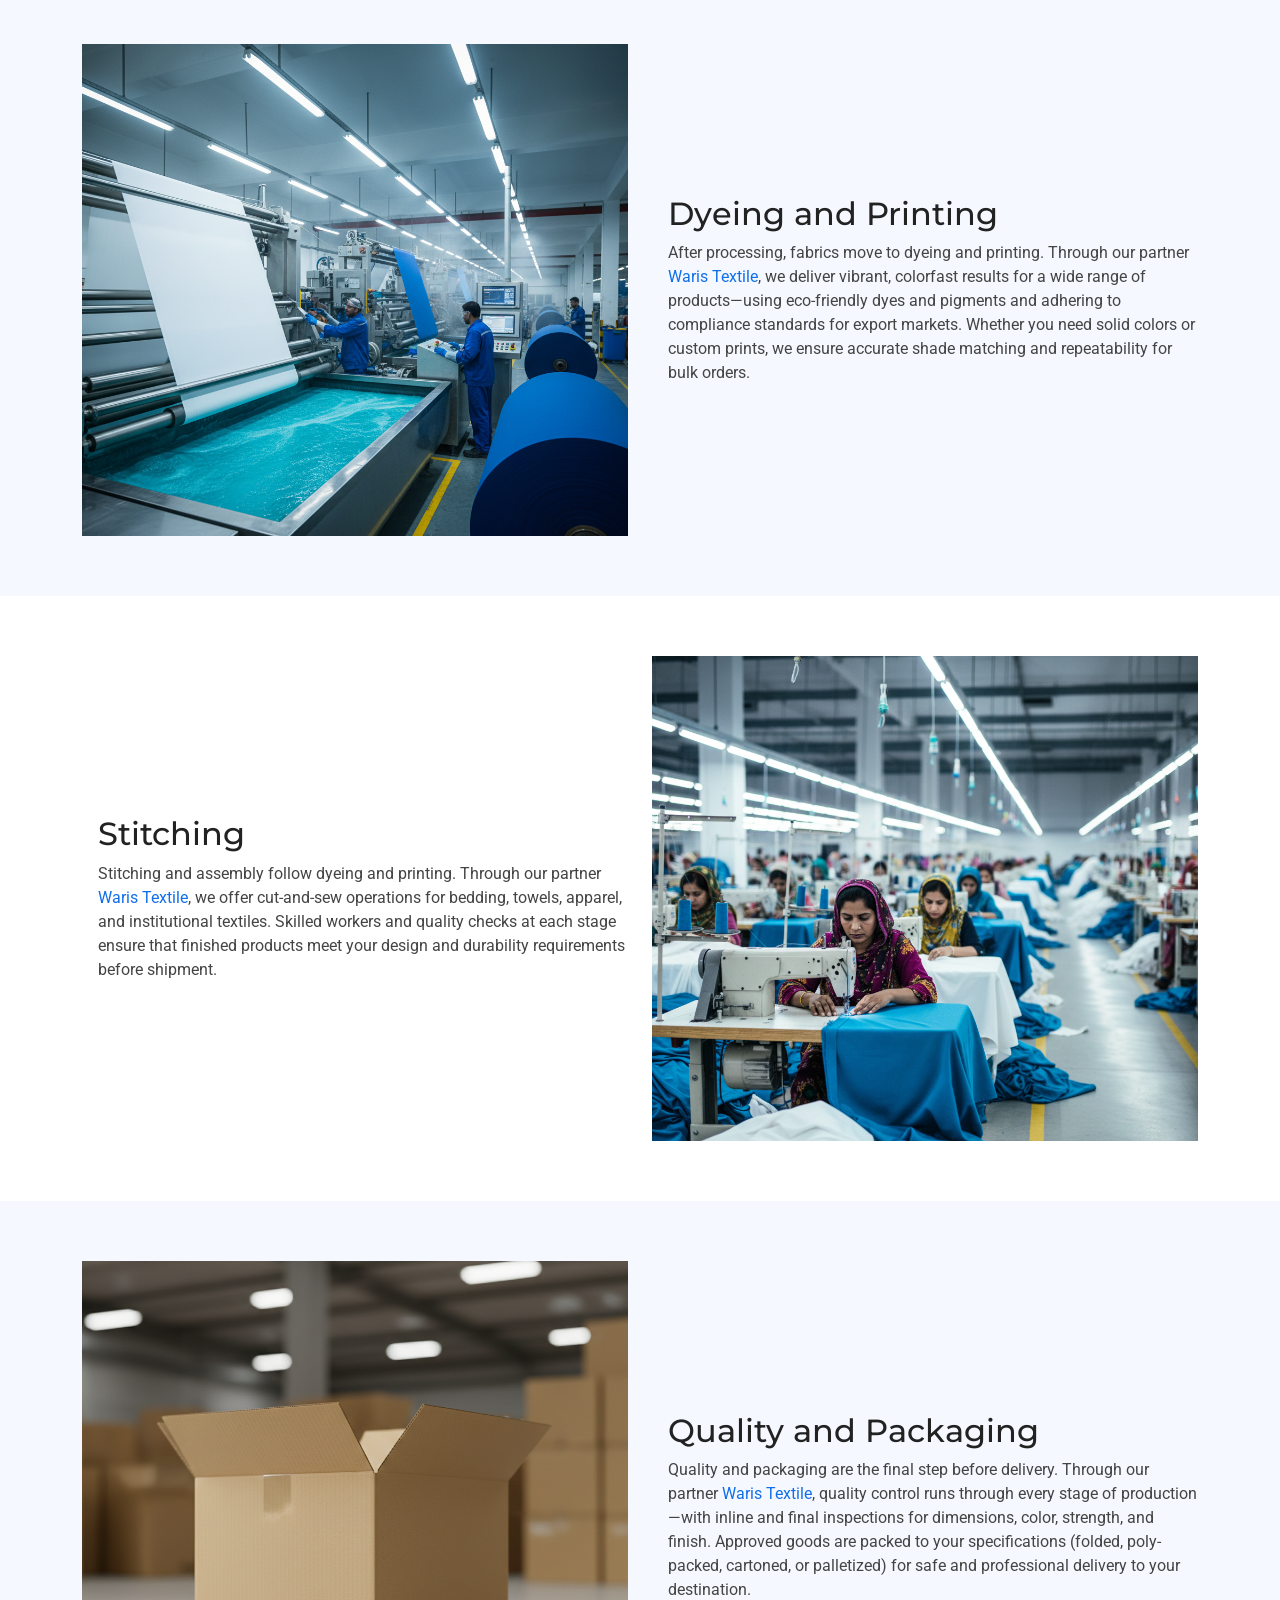
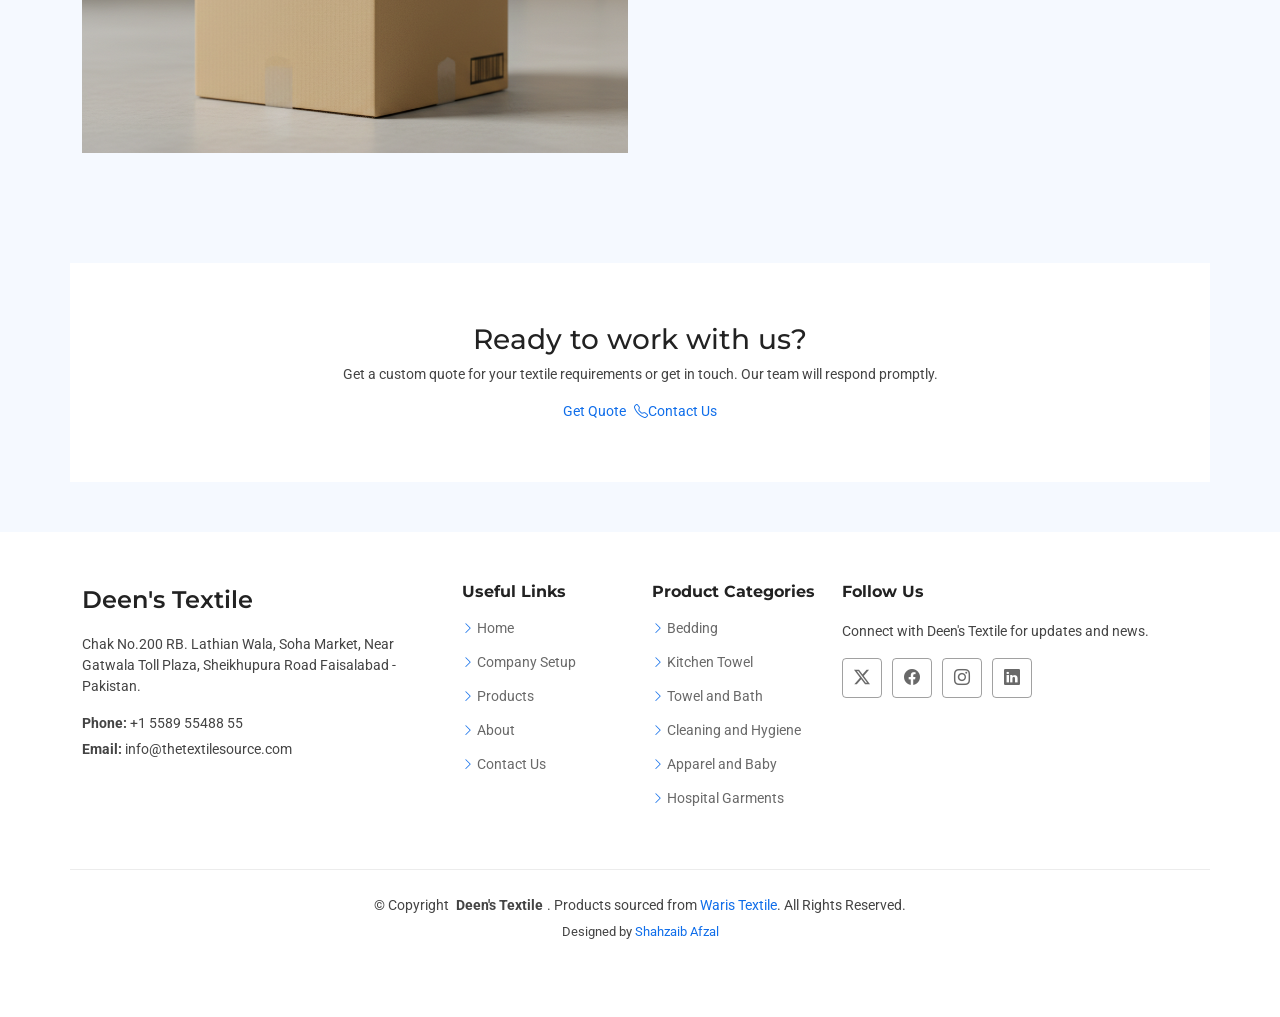
<file: company-setup.html>
<!DOCTYPE html>
<html lang="en">

<head>
  <meta charset="utf-8">
  <meta content="width=device-width, initial-scale=1.0" name="viewport">
  <title>Company Setup - Deen's Textile</title>
  <meta name="description" content="">
  <meta name="keywords" content="">

  <!-- Favicons -->
  <link href="assets/img/favicon.png" rel="icon">
  <link href="assets/img/apple-touch-icon.png" rel="apple-touch-icon">

  <!-- Fonts -->
  <link href="https://fonts.googleapis.com" rel="preconnect">
  <link href="https://fonts.gstatic.com" rel="preconnect" crossorigin>
  <link href="https://fonts.googleapis.com/css2?family=Roboto:ital,wght@0,100;0,300;0,400;0,500;0,700;0,900;1,100;1,300;1,400;1,500;1,700;1,900&family=Open+Sans:ital,wght@0,300;0,400;0,500;0,600;0,700;0,800;1,300;1,400;1,500;1,600;1,700;1,800&family=Montserrat:ital,wght@0,100;0,200;0,300;0,400;0,500;0,600;0,700;0,800;0,900;1,100;1,200;1,300;1,400;1,500;1,600;1,700;1,800;1,900&display=swap" rel="stylesheet">

  <!-- Vendor CSS Files -->
  <link href="assets/vendor/bootstrap/css/bootstrap.min.css" rel="stylesheet">
  <link href="assets/vendor/bootstrap-icons/bootstrap-icons.css" rel="stylesheet">
  <link href="assets/vendor/aos/aos.css" rel="stylesheet">
  <link href="assets/vendor/glightbox/css/glightbox.min.css" rel="stylesheet">
  <link href="assets/vendor/swiper/swiper-bundle.min.css" rel="stylesheet">

  <!-- Main CSS File -->
  <link href="assets/css/main.css" rel="stylesheet">
</head>

<body class="company-setup-page">

  <header id="header" class="header sticky-top">
    <div class="topbar d-flex align-items-center">
      <div class="container d-flex justify-content-center justify-content-md-between">
        <div class="contact-info d-flex align-items-center">
          <i class="bi bi-envelope d-flex align-items-center"><a href="mailto:info@deenstextile.com">info@deenstextile.com</a></i>
          <i class="bi bi-phone d-flex align-items-center ms-4"><span>+92 300 1234567</span></i>
        </div>
        <div class="social-links d-none d-md-flex align-items-center">
          <a href="#" class="twitter"><i class="bi bi-twitter-x"></i></a>
          <a href="#" class="facebook"><i class="bi bi-facebook"></i></a>
          <a href="#" class="instagram"><i class="bi bi-instagram"></i></a>
          <a href="#" class="linkedin"><i class="bi bi-linkedin"></i></a>
        </div>
      </div>
    </div>
    <div class="branding d-flex align-items-cente">
      <div class="container position-relative d-flex align-items-center justify-content-between">
        <a href="index.html" class="logo d-flex align-items-center">
          <img src="assets/img/logo2.png" alt="">
        </a>
        <nav id="navmenu" class="navmenu">
          <ul>
            <li><a href="index.html">Home</a></li>
            <li><a href="company-setup.html" class="active">Company Setup</a></li>
            <li class="dropdown">
              <a href="products.html"><span>Products</span> <i class="bi bi-chevron-down toggle-dropdown"></i></a>
              <ul>
                <li><a href="bedding.html">Bedding</a></li>
                <li><a href="kitchen-towel.html">Kitchen Towel</a></li>
                <li><a href="towel-bath.html">Towel &amp; Bath</a></li>
                <li><a href="cleaning-hygiene.html">Cleaning &amp; Hygiene</a></li>
                <li><a href="apparel-baby.html">Apparel &amp; Baby</a></li>
                <li><a href="hospital-garments.html">Hospital Garments</a></li>
              </ul>
            </li>
            <li><a href="about.html">About</a></li>
            <li><a href="contact.html">Contact Us</a></li>
          </ul>
          <i class="mobile-nav-toggle d-xl-none bi bi-list"></i>
        </nav>
      </div>
    </div>
  </header>

  <main class="main">

    <section class="page-hero" style="background-image: url('assets/img/weaving.png');">
      <div class="container">
        <h1>Company Setup</h1>
        <p>An overview of our weaving, processing, dyeing, and export operations.</p>
      </div>
    </section>

    <!-- Weaving -->
    <section id="weaving" class="about section light-background">
      <div class="container">
        <div class="row gy-3">
          <div class="col-lg-6" data-aos="fade-up" data-aos-delay="100">
            <img src="assets/img/weaving.png" alt="Weaving" class="img-fluid">
          </div>
          <div class="col-lg-6 d-flex flex-column justify-content-center" data-aos="fade-up" data-aos-delay="200">
            <div class="about-content ps-0 ps-lg-3">
              <h2>Weaving</h2>
              <p>Weaving is the first step in our supply chain. Through our manufacturing partner <a href="https://waris-textile.vercel.app/">Waris Textile</a>, we source high-quality woven fabrics produced on modern looms—from plain and twill to dobby and jacquard constructions. This gives our clients access to consistent, export-grade fabrics suitable for apparel, home textiles, and technical applications, with the flexibility to meet diverse specifications and volumes.</p>
           </div>
          </div>
        </div>
      </div>
    </section>

    <!-- Processing -->
    <section id="processing" class="about section">
      <div class="container">
        <div class="row gy-3">
          <div class="col-lg-6 order-2 order-lg-1 d-flex flex-column justify-content-center" data-aos="fade-up" data-aos-delay="100">
            <div class="about-content ps-0 ps-lg-3">
              <h2>Processing</h2>
              <p>Processing is the next step after weaving. Through our partner <a href="https://waris-textile.vercel.app/">Waris Textile</a>, we offer fabric processing that delivers the right hand feel, appearance, and performance—including desizing, scouring, bleaching, mercerization, and finishing. We work with both natural and synthetic blends to meet the exact specifications our clients need for their end applications.</p>
            </div>
          </div>
          <div class="col-lg-6 order-1 order-lg-2" data-aos="fade-up" data-aos-delay="200">
            <img src="assets/img/processing.png" alt="Processing" class="img-fluid">
          </div>
        </div>
      </div>
    </section>

    <!-- Dyeing and Printing -->
    <section id="dyeing-printing" class="about section light-background">
      <div class="container">
        <div class="row gy-3">
          <div class="col-lg-6" data-aos="fade-up" data-aos-delay="100">
            <img src="assets/img/dying.png" alt="Dyeing and Printing" class="img-fluid">
          </div>
          <div class="col-lg-6 d-flex flex-column justify-content-center" data-aos="fade-up" data-aos-delay="200">
            <div class="about-content ps-0 ps-lg-3">
              <h2>Dyeing and Printing</h2>
              <p>After processing, fabrics move to dyeing and printing. Through our partner <a href="https://waris-textile.vercel.app/">Waris Textile</a>, we deliver vibrant, colorfast results for a wide range of products—using eco-friendly dyes and pigments and adhering to compliance standards for export markets. Whether you need solid colors or custom prints, we ensure accurate shade matching and repeatability for bulk orders.</p>
            </div>
          </div>
        </div>
      </div>
    </section>

    <!-- Stitching -->
    <section id="stitching" class="about section">
      <div class="container">
        <div class="row gy-3">
          <div class="col-lg-6 order-2 order-lg-1 d-flex flex-column justify-content-center" data-aos="fade-up" data-aos-delay="100">
            <div class="about-content ps-0 ps-lg-3">
              <h2>Stitching</h2>
              <p>Stitching and assembly follow dyeing and printing. Through our partner <a href="https://waris-textile.vercel.app/">Waris Textile</a>, we offer cut-and-sew operations for bedding, towels, apparel, and institutional textiles. Skilled workers and quality checks at each stage ensure that finished products meet your design and durability requirements before shipment.</p>
            </div>
          </div>
          <div class="col-lg-6 order-1 order-lg-2" data-aos="fade-up" data-aos-delay="200">
            <img src="assets/img/stitching.png" alt="Stitching" class="img-fluid">
          </div>
        </div>
      </div>
    </section>

    <!-- Quality and Packaging -->
    <section id="quality-packaging" class="about section light-background">
      <div class="container">
        <div class="row gy-3">
          <div class="col-lg-6" data-aos="fade-up" data-aos-delay="100">
            <img src="assets/img/quality.png" alt="Quality and Packaging" class="img-fluid">
          </div>
          <div class="col-lg-6 d-flex flex-column justify-content-center" data-aos="fade-up" data-aos-delay="200">
            <div class="about-content ps-0 ps-lg-3">
              <h2>Quality and Packaging</h2>
              <p>Quality and packaging are the final step before delivery. Through our partner <a href="https://waris-textile.vercel.app/">Waris Textile</a>, quality control runs through every stage of production—with inline and final inspections for dimensions, color, strength, and finish. Approved goods are packed to your specifications (folded, poly-packed, cartoned, or palletized) for safe and professional delivery to your destination.</p>
            </div>
          </div>
        </div>
      </div>
    </section>

  </main>

  <footer id="footer" class="footer">
    <div class="footer-newsletter">
      <div class="container">
        <div class="row justify-content-center text-center">
          <section id="cta" class="cta section">

            <div class="container" data-aos="fade-up">
              <div class="row justify-content-center text-center">
                <div class="col-lg-8">
                  <h3>Ready to work with us?</h3>
                  <p>Get a custom quote for your textile requirements or get in touch. Our team will respond promptly.</p>
                  <div class="d-flex flex-wrap justify-content-center gap-2">
                    <a href="contact.html" class="btn-get-started">Get Quote</a>
                    <a href="contact.html" class="btn-watch-video d-flex align-items-center"><i class="bi bi-telephone"></i><span>Contact Us</span></a>
                  </div>
                </div>
              </div>
            </div>
      
          </section><!-- /Call to Action -->
        </div>
      </div>
    </div>
    <div class="container footer-top">
      <div class="row gy-4">
        <div class="col-lg-4 col-md-6 footer-about">
          <a href="index.html" class="d-flex align-items-center">
            <span class="sitename">Deen's Textile</span>
          </a>
          <div class="footer-contact pt-3">
            <p>Chak No.200 RB. Lathian Wala, Soha Market, Near Gatwala Toll Plaza, Sheikhupura Road Faisalabad - Pakistan.</p>
            <p class="mt-3"><strong>Phone:</strong> <span>+1 5589 55488 55</span></p>
            <p><strong>Email:</strong> <span>info@thetextilesource.com</span></p>
          </div>
        </div>
        <div class="col-lg-2 col-md-3 footer-links">
          <h4>Useful Links</h4>
          <ul>
            <li><i class="bi bi-chevron-right"></i> <a href="index.html">Home</a></li>
            <li><i class="bi bi-chevron-right"></i> <a href="company-setup.html">Company Setup</a></li>
            <li><i class="bi bi-chevron-right"></i> <a href="products.html">Products</a></li>
            <li><i class="bi bi-chevron-right"></i> <a href="about.html">About</a></li>
            <li><i class="bi bi-chevron-right"></i> <a href="contact.html">Contact Us</a></li>
          </ul>
        </div>
        <div class="col-lg-2 col-md-3 footer-links">
          <h4>Product Categories</h4>
          <ul>
            <li><i class="bi bi-chevron-right"></i> <a href="bedding.html">Bedding</a></li>
            <li><i class="bi bi-chevron-right"></i> <a href="kitchen-towel.html">Kitchen Towel</a></li>
            <li><i class="bi bi-chevron-right"></i> <a href="towel-bath.html">Towel and Bath</a></li>
            <li><i class="bi bi-chevron-right"></i> <a href="cleaning-hygiene.html">Cleaning and Hygiene</a></li>
            <li><i class="bi bi-chevron-right"></i> <a href="apparel-baby.html">Apparel and Baby</a></li>
            <li><i class="bi bi-chevron-right"></i> <a href="hospital-garments.html">Hospital Garments</a></li>
          </ul>
        </div>
        <div class="col-lg-4 col-md-12">
          <h4>Follow Us</h4>
          <p>Connect with Deen's Textile for updates and news.</p>
          <div class="social-links d-flex">
            <a href=""><i class="bi bi-twitter-x"></i></a>
            <a href=""><i class="bi bi-facebook"></i></a>
            <a href=""><i class="bi bi-instagram"></i></a>
            <a href=""><i class="bi bi-linkedin"></i></a>
          </div>
        </div>
      </div>
    </div>
    <div class="container copyright text-center mt-4">
      <p>© <span>Copyright</span> <strong class="px-1 sitename">Deen's Textile</strong>. <span>Products sourced from <a href="https://waris-textile.vercel.app/">Waris Textile</a>. All Rights Reserved.</span></p>
      <div class="credits">
        Designed by <a href="https://shahzaibs-portfolio.vercel.app/">Shahzaib Afzal</a>
      </div>
    </div>
  </footer>

  <a href="#" id="scroll-top" class="scroll-top d-flex align-items-center justify-content-center"><i class="bi bi-arrow-up-short"></i></a>
  <div id="preloader">
    <div></div>
    <div></div>
    <div></div>
    <div></div>
  </div>
  <script src="assets/vendor/bootstrap/js/bootstrap.bundle.min.js"></script>
  <script src="assets/vendor/php-email-form/validate.js"></script>
  <script src="assets/vendor/aos/aos.js"></script>
  <script src="assets/vendor/glightbox/js/glightbox.min.js"></script>
  <script src="assets/vendor/waypoints/noframework.waypoints.js"></script>
  <script src="assets/vendor/purecounter/purecounter_vanilla.js"></script>
  <script src="assets/vendor/swiper/swiper-bundle.min.js"></script>
  <script src="assets/vendor/imagesloaded/imagesloaded.pkgd.min.js"></script>
  <script src="assets/vendor/isotope-layout/isotope.pkgd.min.js"></script>
  <script src="assets/js/main.js"></script>
</body>

</html>
</file>
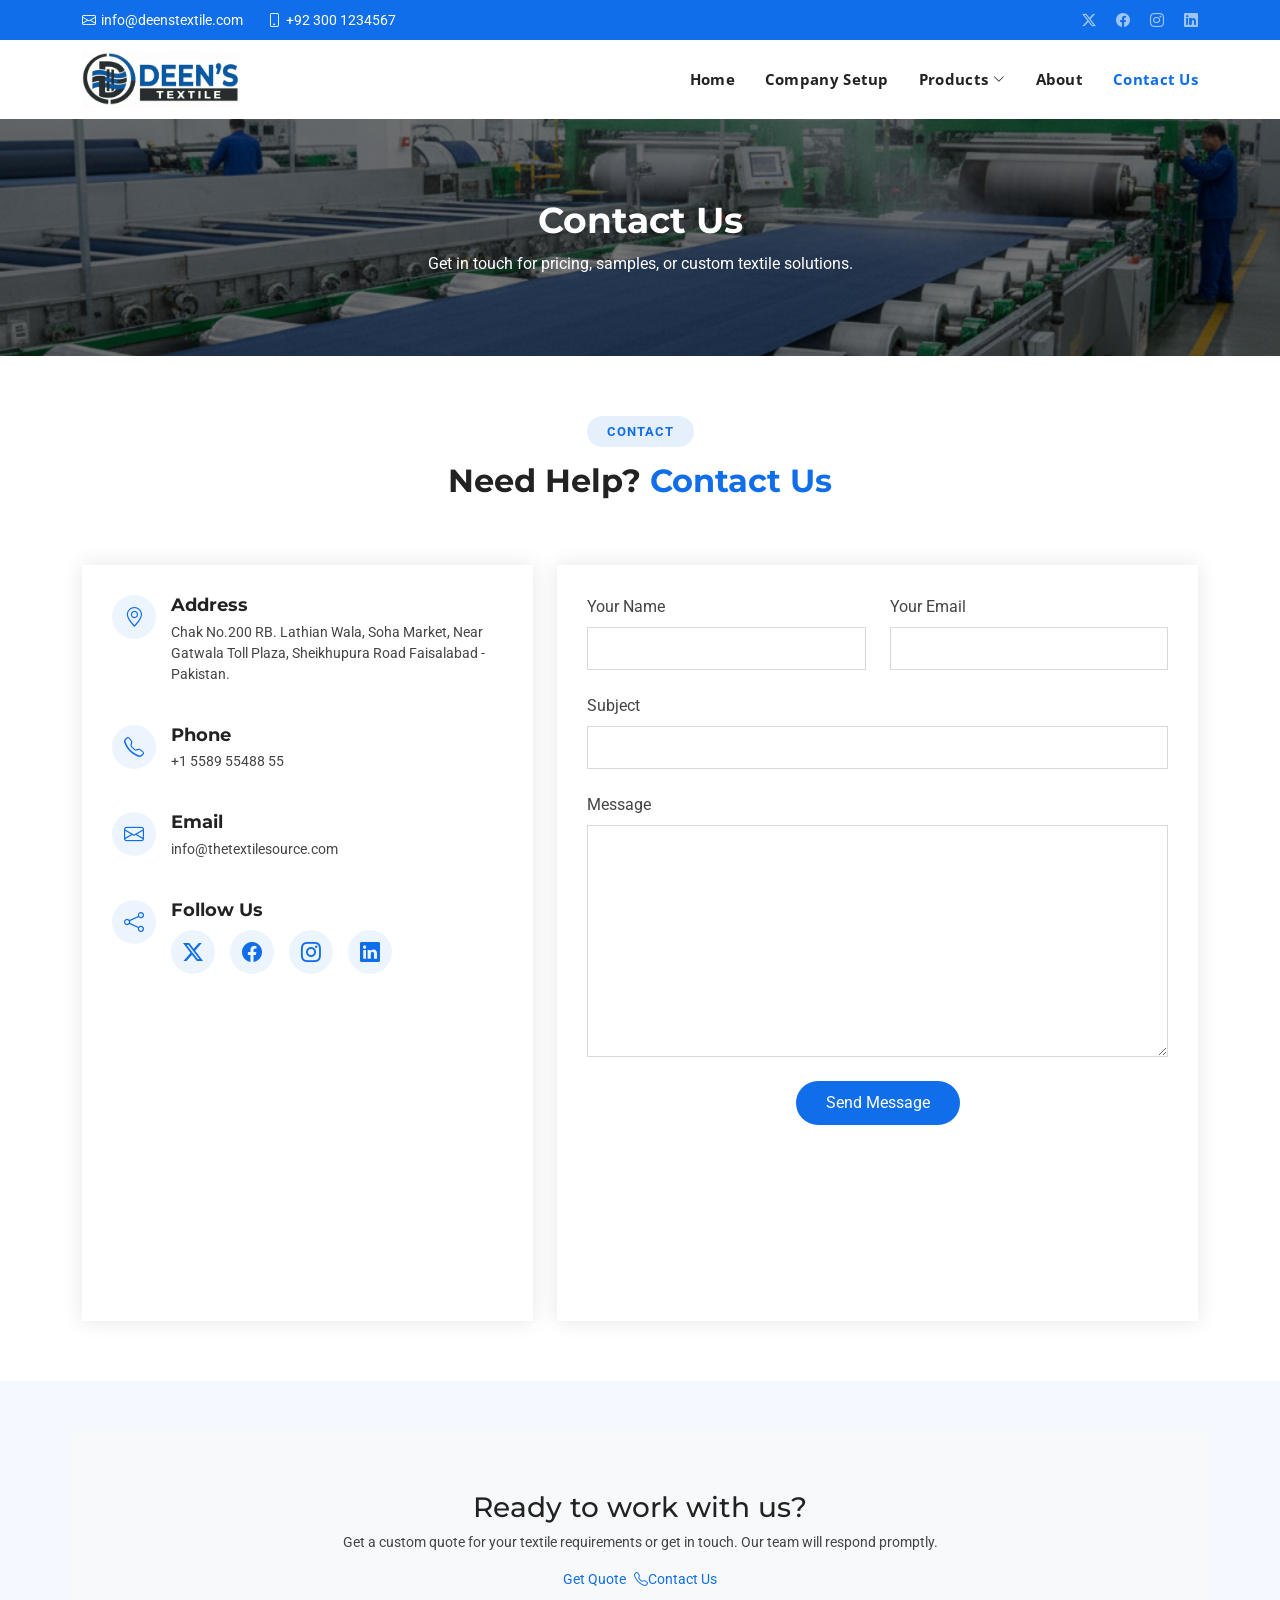
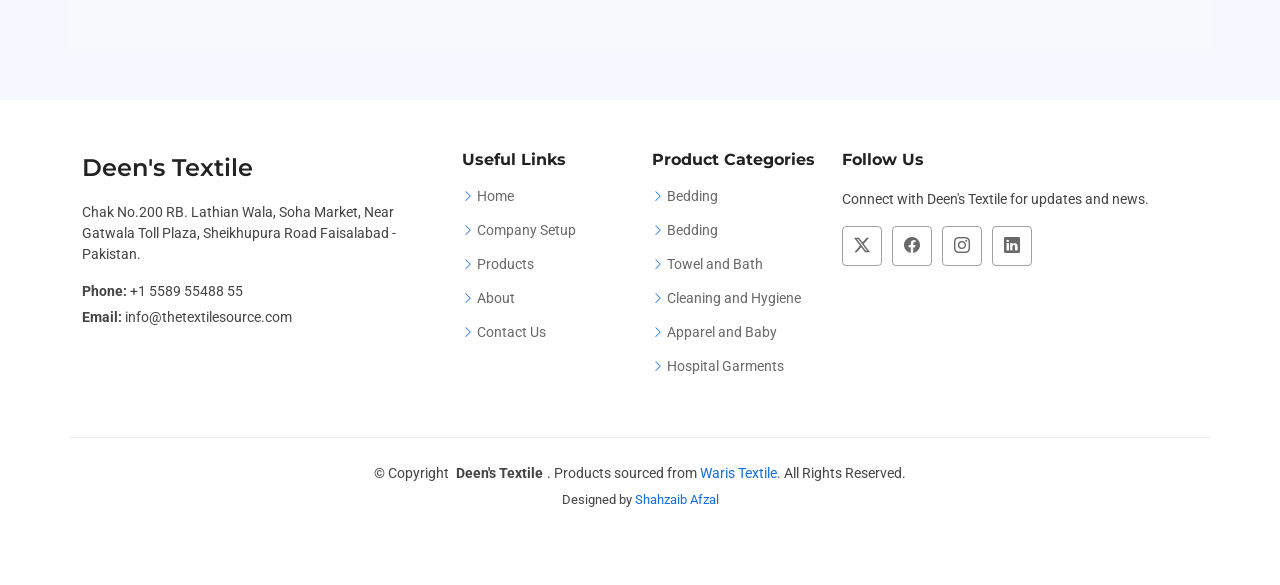
<file: contact.html>
<!DOCTYPE html>
<html lang="en">

<head>
  <meta charset="utf-8">
  <meta content="width=device-width, initial-scale=1.0" name="viewport">
  <title>Contact Us - Deen's Textile</title>
  <meta name="description" content="">
  <meta name="keywords" content="">

  <link href="assets/img/favicon.png" rel="icon">
  <link href="assets/img/apple-touch-icon.png" rel="apple-touch-icon">
  <link href="https://fonts.googleapis.com" rel="preconnect">
  <link href="https://fonts.gstatic.com" rel="preconnect" crossorigin>
  <link
    href="https://fonts.googleapis.com/css2?family=Roboto:ital,wght@0,100;0,300;0,400;0,500;0,700;0,900;1,100;1,300;1,400;1,500;1,700;1,900&family=Open+Sans:ital,wght@0,300;0,400;0,500;0,600;0,700;0,800;1,300;1,400;1,500;1,600;1,700;1,800&family=Montserrat:ital,wght@0,100;0,200;0,300;0,400;0,500;0,600;0,700;0,800;0,900;1,100;1,200;1,300;1,400;1,500;1,600;1,700;1,800;1,900&display=swap"
    rel="stylesheet">
  <link href="assets/vendor/bootstrap/css/bootstrap.min.css" rel="stylesheet">
  <link href="assets/vendor/bootstrap-icons/bootstrap-icons.css" rel="stylesheet">
  <link href="assets/vendor/aos/aos.css" rel="stylesheet">
  <link href="assets/vendor/glightbox/css/glightbox.min.css" rel="stylesheet">
  <link href="assets/vendor/swiper/swiper-bundle.min.css" rel="stylesheet">
  <link href="assets/css/main.css" rel="stylesheet">
</head>

<body class="contact-page">

  <header id="header" class="header sticky-top">
    <div class="topbar d-flex align-items-center">
      <div class="container d-flex justify-content-center justify-content-md-between">
        <div class="contact-info d-flex align-items-center">
          <i class="bi bi-envelope d-flex align-items-center"><a
              href="mailto:info@deenstextile.com">info@deenstextile.com</a></i>
          <i class="bi bi-phone d-flex align-items-center ms-4"><span>+92 300 1234567</span></i>
        </div>
        <div class="social-links d-none d-md-flex align-items-center">
          <a href="#" class="twitter"><i class="bi bi-twitter-x"></i></a>
          <a href="#" class="facebook"><i class="bi bi-facebook"></i></a>
          <a href="#" class="instagram"><i class="bi bi-instagram"></i></a>
          <a href="#" class="linkedin"><i class="bi bi-linkedin"></i></a>
        </div>
      </div>
    </div>
    <div class="branding d-flex align-items-cente">
      <div class="container position-relative d-flex align-items-center justify-content-between">
        <a href="index.html" class="logo d-flex align-items-center">
          <img src="assets/img/logo2.png" alt="">
        </a>
        <nav id="navmenu" class="navmenu">
          <ul>
            <li><a href="index.html">Home</a></li>
            <li><a href="company-setup.html">Company Setup</a></li>
            <li class="dropdown">
              <a href="products.html"><span>Products</span> <i class="bi bi-chevron-down toggle-dropdown"></i></a>
              <ul>
                <li><a href="bedding.html">Bedding</a></li>
                <li><a href="kitchen-towel.html">Kitchen Towel</a></li>
                <li><a href="towel-bath.html">Towel &amp; Bath</a></li>
                <li><a href="cleaning-hygiene.html">Cleaning &amp; Hygiene</a></li>
                <li><a href="apparel-baby.html">Apparel &amp; Baby</a></li>
                <li><a href="hospital-garments.html">Hospital Garments</a></li>
              </ul>
            </li>
            <li><a href="about.html">About</a></li>
            <li><a href="contact.html" class="active">Contact Us</a></li>
          </ul>
          <i class="mobile-nav-toggle d-xl-none bi bi-list"></i>
        </nav>
      </div>
    </div>
  </header>

  <main class="main">

    <section class="page-hero" style="background-image: url('assets/img/processing.png');">
      <div class="container">
        <h1>Contact Us</h1>
        <p>Get in touch for pricing, samples, or custom textile solutions.</p>
      </div>
    </section>

    <section id="contact" class="contact section">
      <div class="container section-title" data-aos="fade-up">
        <h2>Contact</h2>
        <p><span>Need Help?</span> <span class="description-title">Contact Us</span></p>
      </div>
      <div class="container" data-aos="fade-up" data-aos-delay="100">
        <div class="row gy-4">
          <div class="col-lg-5">
            <div class="info-wrap">
              <div class="info-item d-flex" data-aos="fade-up" data-aos-delay="200">
                <i class="bi bi-geo-alt flex-shrink-0"></i>
                <div>
                  <h3>Address</h3>
                  <p>Chak No.200 RB. Lathian Wala, Soha Market, Near Gatwala Toll Plaza, Sheikhupura Road Faisalabad -
                    Pakistan.</p>
                </div>
              </div>
              <div class="info-item d-flex" data-aos="fade-up" data-aos-delay="300">
                <i class="bi bi-telephone flex-shrink-0"></i>
                <div>
                  <h3>Phone</h3>
                  <p>+1 5589 55488 55</p>
                </div>
              </div>
              <div class="info-item d-flex" data-aos="fade-up" data-aos-delay="400">
                <i class="bi bi-envelope flex-shrink-0"></i>
                <div>
                  <h3>Email</h3>
                  <p>info@thetextilesource.com</p>
                </div>
              </div>
              <div class="info-item d-flex" data-aos="fade-up" data-aos-delay="500">
                <i class="bi bi-share flex-shrink-0"></i>
                <div>
                  <h3>Follow Us</h3>
                  <div class="social-links d-flex mt-2">
                    <a href="#"><i class="bi bi-twitter-x"></i></a>
                    <a href="#"><i class="bi bi-facebook"></i></a>
                    <a href="#"><i class="bi bi-instagram"></i></a>
                    <a href="#"><i class="bi bi-linkedin"></i></a>
                  </div>
                </div>
              </div>
              <iframe
                src="https://www.google.com/maps/embed?pb=!1m18!1m12!1m3!1d3421.563247870459!2d73.0405!3d31.4945!2m3!1f0!2f0!3f0!3m2!1i1024!2i768!4f13.1!3m3!1m2!1s0x3922424c8c4e9a27%3A0x0!2sChak%20200%20RB%2C%20Lathian%20Wala%2C%20Faisalabad%2C%20Pakistan!5e0!3m2!1sen!2s!4v1709558400000!5m2!1sen!2s"
                frameborder="0" style="border:0; width: 100%; height: 270px;" allowfullscreen="" loading="lazy"
                referrerpolicy="no-referrer-when-downgrade"></iframe>
            </div>
          </div>
          <div class="col-lg-7">
            <form action="forms/contact.php" method="post" class="php-email-form" data-aos="fade-up"
              data-aos-delay="200">
              <div class="row gy-4">
                <div class="col-md-6">
                  <label for="name-field" class="pb-2">Your Name</label>
                  <input type="text" name="name" id="name-field" class="form-control" required="">
                </div>
                <div class="col-md-6">
                  <label for="email-field" class="pb-2">Your Email</label>
                  <input type="email" class="form-control" name="email" id="email-field" required="">
                </div>
                <div class="col-md-12">
                  <label for="subject-field" class="pb-2">Subject</label>
                  <input type="text" class="form-control" name="subject" id="subject-field" required="">
                </div>
                <div class="col-md-12">
                  <label for="message-field" class="pb-2">Message</label>
                  <textarea class="form-control" name="message" rows="10" id="message-field" required=""></textarea>
                </div>
                <div class="col-md-12 text-center">
                  <div class="loading">Loading</div>
                  <div class="error-message"></div>
                  <div class="sent-message">Your message has been sent. Thank you!</div>
                  <button type="submit">Send Message</button>
                </div>
              </div>
            </form>
          </div>
        </div>
      </div>
    </section>

  </main>


  <footer id="footer" class="footer">
    <div class="footer-newsletter">
      <div class="container">
        <div class="row justify-content-center text-center">
          <section id="cta" class="cta section" style="background-color: #f8f9fa;">

            <div class="container" data-aos="fade-up">
              <div class="row justify-content-center text-center">
                <div class="col-lg-8">
                  <h3>Ready to work with us?</h3>
                  <p>Get a custom quote for your textile requirements or get in touch. Our team will respond promptly.
                  </p>
                  <div class="d-flex flex-wrap justify-content-center gap-2">
                    <a href="contact.html" class="btn-get-started">Get Quote</a>
                    <a href="contact.html" class="btn-watch-video d-flex align-items-center"><i
                        class="bi bi-telephone"></i><span>Contact Us</span></a>
                  </div>
                </div>
              </div>
            </div>

          </section>
        </div>
      </div>
    </div>
    <div class="container footer-top">
      <div class="row gy-4">
        <div class="col-lg-4 col-md-6 footer-about">
          <a href="index.html" class="d-flex align-items-center"><span class="sitename">Deen's Textile</span></a>
          <div class="footer-contact pt-3">
            <p>Chak No.200 RB. Lathian Wala, Soha Market, Near Gatwala Toll Plaza, Sheikhupura Road Faisalabad -
              Pakistan.</p>
            <p class="mt-3"><strong>Phone:</strong> <span>+1 5589 55488 55</span></p>
            <p><strong>Email:</strong> <span>info@thetextilesource.com</span></p>
          </div>
        </div>
        <div class="col-lg-2 col-md-3 footer-links">
          <h4>Useful Links</h4>
          <ul>
            <li><i class="bi bi-chevron-right"></i> <a href="index.html">Home</a></li>
            <li><i class="bi bi-chevron-right"></i> <a href="company-setup.html">Company Setup</a></li>
            <li><i class="bi bi-chevron-right"></i> <a href="products.html">Products</a></li>
            <li><i class="bi bi-chevron-right"></i> <a href="about.html">About</a></li>
            <li><i class="bi bi-chevron-right"></i> <a href="contact.html">Contact Us</a></li>
          </ul>
        </div>
        <div class="col-lg-2 col-md-3 footer-links">
          <h4>Product Categories</h4>
          <ul>
            <li><i class="bi bi-chevron-right"></i> <a href="bedding.html">Bedding</a></li>
            <li><i class="bi bi-chevron-right"></i> <a href="kitchen-towel.html">Bedding</a></li>
            <li><i class="bi bi-chevron-right"></i> <a href="towel-bath.html">Towel and Bath</a></li>
            <li><i class="bi bi-chevron-right"></i> <a href="cleaning-hygiene.html">Cleaning and Hygiene</a></li>
            <li><i class="bi bi-chevron-right"></i> <a href="apparel-baby.html">Apparel and Baby</a></li>
            <li><i class="bi bi-chevron-right"></i> <a href="hospital-garments.html">Hospital Garments</a></li>
          </ul>
        </div>
        <div class="col-lg-4 col-md-12">
          <h4>Follow Us</h4>
          <p>Connect with Deen's Textile for updates and news.</p>
          <div class="social-links d-flex">
            <a href=""><i class="bi bi-twitter-x"></i></a>
            <a href=""><i class="bi bi-facebook"></i></a>
            <a href=""><i class="bi bi-instagram"></i></a>
            <a href=""><i class="bi bi-linkedin"></i></a>
          </div>
        </div>
      </div>
    </div>
    <div class="container copyright text-center mt-4">
      <p>© <span>Copyright</span> <strong class="px-1 sitename">Deen's Textile</strong>. <span>Products sourced from <a
            href="https://waris-textile.vercel.app/">Waris Textile</a>. All Rights Reserved.</span></p>
      <div class="credits">
        Designed by <a href="https://shahzaibs-portfolio.vercel.app/">Shahzaib Afzal</a>
      </div>
    </div>
  </footer>

  <a href="#" id="scroll-top" class="scroll-top d-flex align-items-center justify-content-center"><i
      class="bi bi-arrow-up-short"></i></a>
  <div id="preloader">
    <div></div>
    <div></div>
    <div></div>
    <div></div>
  </div>
  <script src="assets/vendor/bootstrap/js/bootstrap.bundle.min.js"></script>
  <script src="assets/vendor/php-email-form/validate.js"></script>
  <script src="assets/vendor/aos/aos.js"></script>
  <script src="assets/vendor/glightbox/js/glightbox.min.js"></script>
  <script src="assets/vendor/waypoints/noframework.waypoints.js"></script>
  <script src="assets/vendor/purecounter/purecounter_vanilla.js"></script>
  <script src="assets/vendor/swiper/swiper-bundle.min.js"></script>
  <script src="assets/vendor/imagesloaded/imagesloaded.pkgd.min.js"></script>
  <script src="assets/vendor/isotope-layout/isotope.pkgd.min.js"></script>
  <script src="assets/js/main.js"></script>
</body>

</html>
</file>
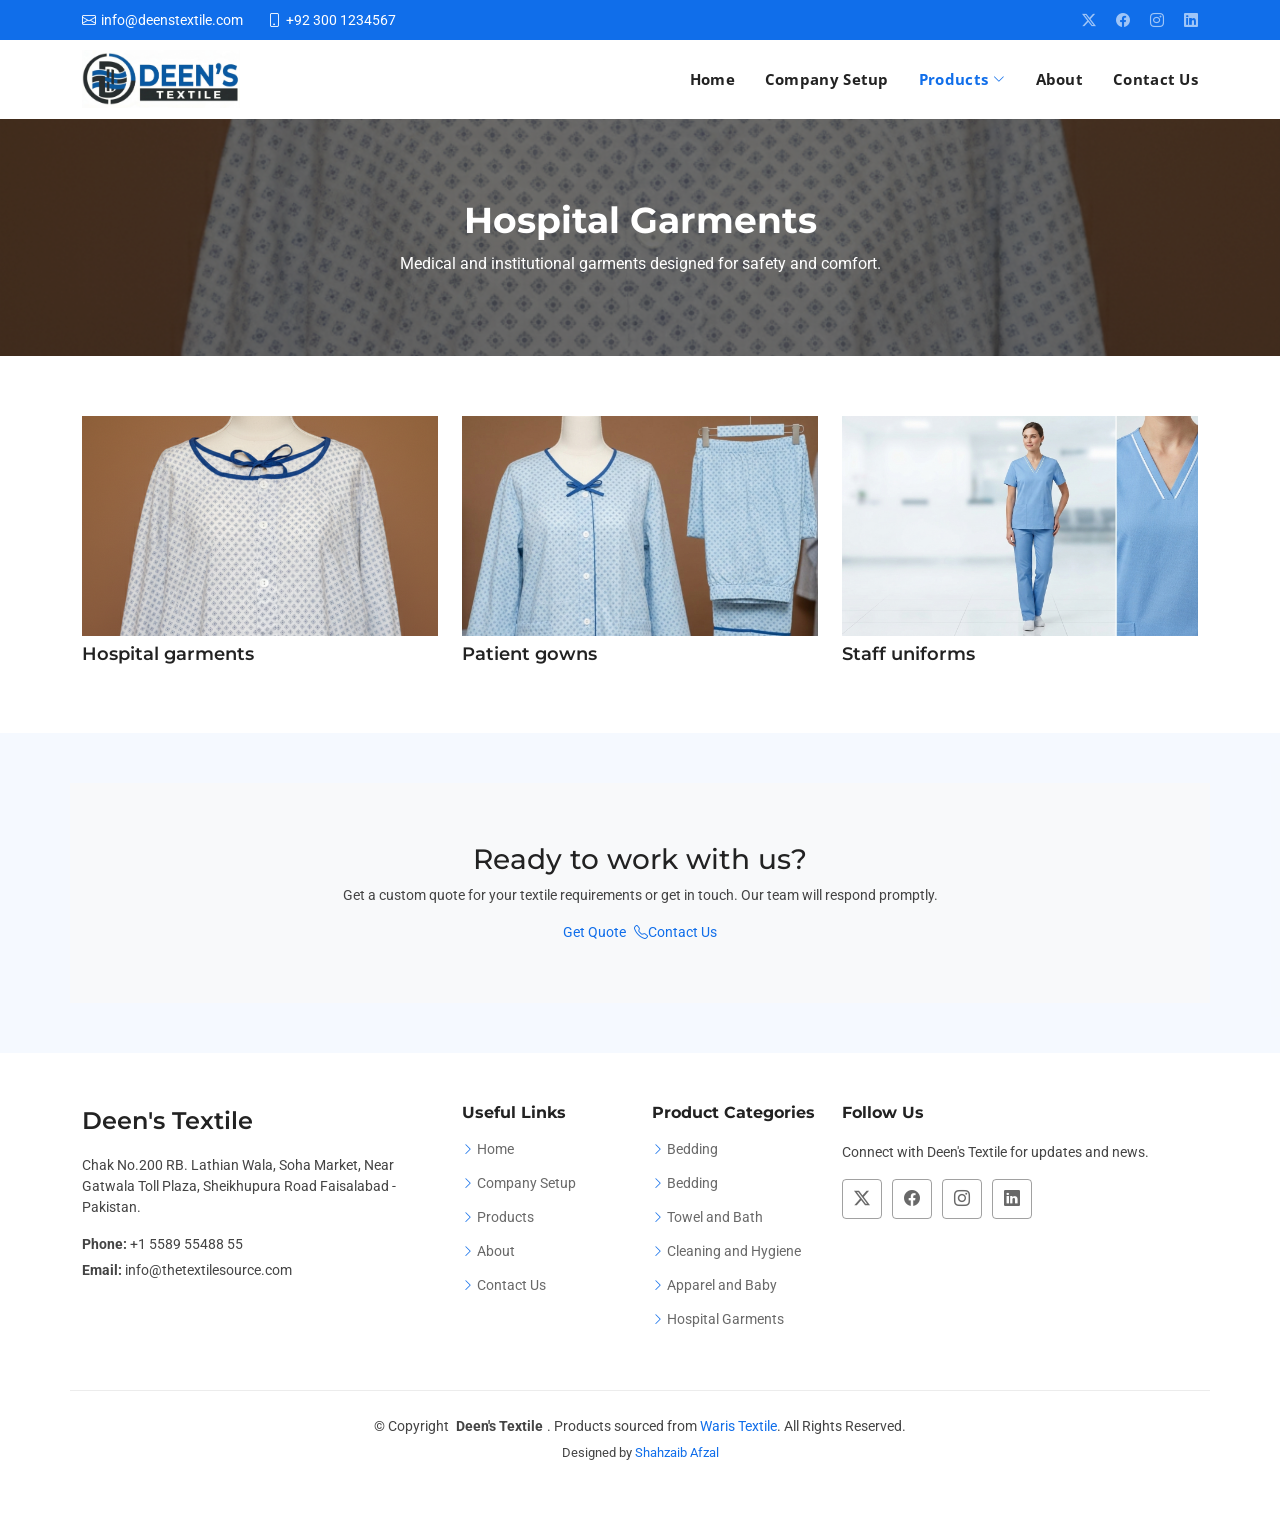
<file: hospital-garments.html>
<!DOCTYPE html>
<html lang="en">

<head>
  <meta charset="utf-8">
  <meta content="width=device-width, initial-scale=1.0" name="viewport">
  <title>Hospital Garments - Deen's Textile</title>
  <meta name="description" content="">
  <meta name="keywords" content="">

  <link href="assets/img/favicon.png" rel="icon">
  <link href="assets/img/apple-touch-icon.png" rel="apple-touch-icon">
  <link href="https://fonts.googleapis.com" rel="preconnect">
  <link href="https://fonts.gstatic.com" rel="preconnect" crossorigin>
  <link href="https://fonts.googleapis.com/css2?family=Roboto:ital,wght@0,100;0,300;0,400;0,500;0,700;0,900;1,100;1,300;1,400;1,500;1,700;1,900&family=Open+Sans:ital,wght@0,300;0,400;0,500;0,600;0,700;0,800;1,300;1,400;1,500;1,600;1,700;1,800&family=Montserrat:ital,wght@0,100;0,200;0,300;0,400;0,500;0,600;0,700;0,800;0,900;1,100;1,200;1,300;1,400;1,500;1,600;1,700;1,800;1,900&display=swap" rel="stylesheet">
  <link href="assets/vendor/bootstrap/css/bootstrap.min.css" rel="stylesheet">
  <link href="assets/vendor/bootstrap-icons/bootstrap-icons.css" rel="stylesheet">
  <link href="assets/vendor/aos/aos.css" rel="stylesheet">
  <link href="assets/vendor/glightbox/css/glightbox.min.css" rel="stylesheet">
  <link href="assets/vendor/swiper/swiper-bundle.min.css" rel="stylesheet">
  <link href="assets/css/main.css" rel="stylesheet">
</head>

<body class="hospital-garments-page">

  <header id="header" class="header sticky-top">
    <div class="topbar d-flex align-items-center">
      <div class="container d-flex justify-content-center justify-content-md-between">
        <div class="contact-info d-flex align-items-center">
          <i class="bi bi-envelope d-flex align-items-center"><a href="mailto:info@deenstextile.com">info@deenstextile.com</a></i>
          <i class="bi bi-phone d-flex align-items-center ms-4"><span>+92 300 1234567</span></i>
        </div>
        <div class="social-links d-none d-md-flex align-items-center">
          <a href="#" class="twitter"><i class="bi bi-twitter-x"></i></a>
          <a href="#" class="facebook"><i class="bi bi-facebook"></i></a>
          <a href="#" class="instagram"><i class="bi bi-instagram"></i></a>
          <a href="#" class="linkedin"><i class="bi bi-linkedin"></i></a>
        </div>
      </div>
    </div>
    <div class="branding d-flex align-items-cente">
      <div class="container position-relative d-flex align-items-center justify-content-between">
        <a href="index.html" class="logo d-flex align-items-center">
          <img src="assets/img/logo2.png" alt="">
        </a>
        <nav id="navmenu" class="navmenu">
          <ul>
            <li><a href="index.html">Home</a></li>
            <li><a href="company-setup.html">Company Setup</a></li>
            <li class="dropdown">
              <a href="products.html" class="active"><span>Products</span> <i class="bi bi-chevron-down toggle-dropdown"></i></a>
              <ul>
                <li><a href="bedding.html">Bedding</a></li>
                <li><a href="kitchen-towel.html">Kitchen Towel</a></li>
                <li><a href="towel-bath.html">Towel &amp; Bath</a></li>
                <li><a href="cleaning-hygiene.html">Cleaning &amp; Hygiene</a></li>
                <li><a href="apparel-baby.html">Apparel &amp; Baby</a></li>
                <li><a href="hospital-garments.html" class="active">Hospital Garments</a></li>
              </ul>
            </li>
            <li><a href="about.html">About</a></li>
            <li><a href="contact.html">Contact Us</a></li>
          </ul>
          <i class="mobile-nav-toggle d-xl-none bi bi-list"></i>
        </nav>
      </div>
    </div>
  </header>

  <main class="main">

    <section class="page-hero" style="background-image: url('assets/img/hospital/product1.png');">
      <div class="container">
        <h1>Hospital Garments</h1>
        <p>Medical and institutional garments designed for safety and comfort.</p>
      </div>
    </section>

    <section id="category-gallery" class="portfolio section">
      <div class="container">
        <div class="row gy-4" data-aos="fade-up" data-aos-delay="200">
          <div class="col-lg-4 col-md-6">
            <a href="assets/img/hospital/product1.png" title="Range includes Staff uniforms, Patient gowns, Hospital bedding and diapers" data-gallery="category-gallery" class="portfolio-item glightbox">
              <img src="assets/img/hospital/product1.png" class="img-fluid" alt="Hospital Garments Product 1">
              <div class="portfolio-info">
                <h4>Hospital garments</h4>
              </div>
            </a>
          </div>
          <div class="col-lg-4 col-md-6">
            <a href="assets/img/hospital/product2.png" title="Premium cotton blend patient gowns featuring a soft, breathable fabric with a subtle floral pattern. Designed for comfort and patient dignity, these gowns are available in various sizes and colors to match the hospital's aesthetic." data-gallery="category-gallery" class="portfolio-item glightbox">
              <img src="assets/img/hospital/product2.png" class="img-fluid" alt="Hospital Garments Product 2">
              <div class="portfolio-info">
                <h4>Patient gowns</h4>
              </div>
            </a>
          </div>
          <div class="col-lg-4 col-md-6">
            <a href="assets/img/hospital/product3.png" title="staff uniforms made from premium, breathable fabric with a clean, professional design" data-gallery="category-gallery" class="portfolio-item glightbox">
              <img src="assets/img/hospital/product3.png" class="img-fluid" alt="Hospital Garments Product 3">
              <div class="portfolio-info">
                <h4>Staff uniforms</h4>
              </div>
            </a>
          </div>
          
        </div>
      </div>
    </section>
  </main>

 
  <footer id="footer" class="footer">
    <div class="footer-newsletter">
      <div class="container">
        <div class="row justify-content-center text-center">
          <section id="cta" class="cta section" style="background-color: #f8f9fa;">

            <div class="container" data-aos="fade-up">
              <div class="row justify-content-center text-center">
                <div class="col-lg-8">
                  <h3>Ready to work with us?</h3>
                  <p>Get a custom quote for your textile requirements or get in touch. Our team will respond promptly.</p>
                  <div class="d-flex flex-wrap justify-content-center gap-2">
                    <a href="contact.html" class="btn-get-started">Get Quote</a>
                    <a href="contact.html" class="btn-watch-video d-flex align-items-center"><i class="bi bi-telephone"></i><span>Contact Us</span></a>
                  </div>
                </div>
              </div>
            </div>
      
          </section>
        </div>
      </div>
    </div>
    <div class="container footer-top">
      <div class="row gy-4">
        <div class="col-lg-4 col-md-6 footer-about">
          <a href="index.html" class="d-flex align-items-center"><span class="sitename">Deen's Textile</span></a>
          <div class="footer-contact pt-3">
            <p>Chak No.200 RB. Lathian Wala, Soha Market, Near Gatwala Toll Plaza, Sheikhupura Road Faisalabad - Pakistan.</p>
            <p class="mt-3"><strong>Phone:</strong> <span>+1 5589 55488 55</span></p>
            <p><strong>Email:</strong> <span>info@thetextilesource.com</span></p>
          </div>
        </div>
        <div class="col-lg-2 col-md-3 footer-links">
          <h4>Useful Links</h4>
          <ul>
            <li><i class="bi bi-chevron-right"></i> <a href="index.html">Home</a></li>
            <li><i class="bi bi-chevron-right"></i> <a href="company-setup.html">Company Setup</a></li>
            <li><i class="bi bi-chevron-right"></i> <a href="products.html">Products</a></li>
            <li><i class="bi bi-chevron-right"></i> <a href="about.html">About</a></li>
            <li><i class="bi bi-chevron-right"></i> <a href="contact.html">Contact Us</a></li>
          </ul>
        </div>
        <div class="col-lg-2 col-md-3 footer-links">
          <h4>Product Categories</h4>
          <ul>
            <li><i class="bi bi-chevron-right"></i> <a href="bedding.html">Bedding</a></li>
            <li><i class="bi bi-chevron-right"></i> <a href="kitchen-towel.html">Bedding</a></li>
            <li><i class="bi bi-chevron-right"></i> <a href="towel-bath.html">Towel and Bath</a></li>
            <li><i class="bi bi-chevron-right"></i> <a href="cleaning-hygiene.html">Cleaning and Hygiene</a></li>
            <li><i class="bi bi-chevron-right"></i> <a href="apparel-baby.html">Apparel and Baby</a></li>
            <li><i class="bi bi-chevron-right"></i> <a href="hospital-garments.html">Hospital Garments</a></li>
          </ul>
        </div>
        <div class="col-lg-4 col-md-12">
          <h4>Follow Us</h4>
          <p>Connect with Deen's Textile for updates and news.</p>
          <div class="social-links d-flex">
            <a href=""><i class="bi bi-twitter-x"></i></a>
            <a href=""><i class="bi bi-facebook"></i></a>
            <a href=""><i class="bi bi-instagram"></i></a>
            <a href=""><i class="bi bi-linkedin"></i></a>
          </div>
        </div>
      </div>
    </div>
    <div class="container copyright text-center mt-4">
      <p>© <span>Copyright</span> <strong class="px-1 sitename">Deen's Textile</strong>. <span>Products sourced from <a href="https://waris-textile.vercel.app/">Waris Textile</a>. All Rights Reserved.</span></p>
      <div class="credits">
        Designed by <a href="https://shahzaibs-portfolio.vercel.app/">Shahzaib Afzal</a>
      </div>
    </div>
  </footer>
  <a href="#" id="scroll-top" class="scroll-top d-flex align-items-center justify-content-center"><i class="bi bi-arrow-up-short"></i></a>
  <div id="preloader"><div></div><div></div><div></div><div></div></div>
  <script src="assets/vendor/bootstrap/js/bootstrap.bundle.min.js"></script>
  <script src="assets/vendor/php-email-form/validate.js"></script>
  <script src="assets/vendor/aos/aos.js"></script>
  <script src="assets/vendor/glightbox/js/glightbox.min.js"></script>
  <script src="assets/vendor/waypoints/noframework.waypoints.js"></script>
  <script src="assets/vendor/purecounter/purecounter_vanilla.js"></script>
  <script src="assets/vendor/swiper/swiper-bundle.min.js"></script>
  <script src="assets/vendor/imagesloaded/imagesloaded.pkgd.min.js"></script>
  <script src="assets/vendor/isotope-layout/isotope.pkgd.min.js"></script>
  <script src="assets/js/main.js"></script>
</body>

</html>
</file>
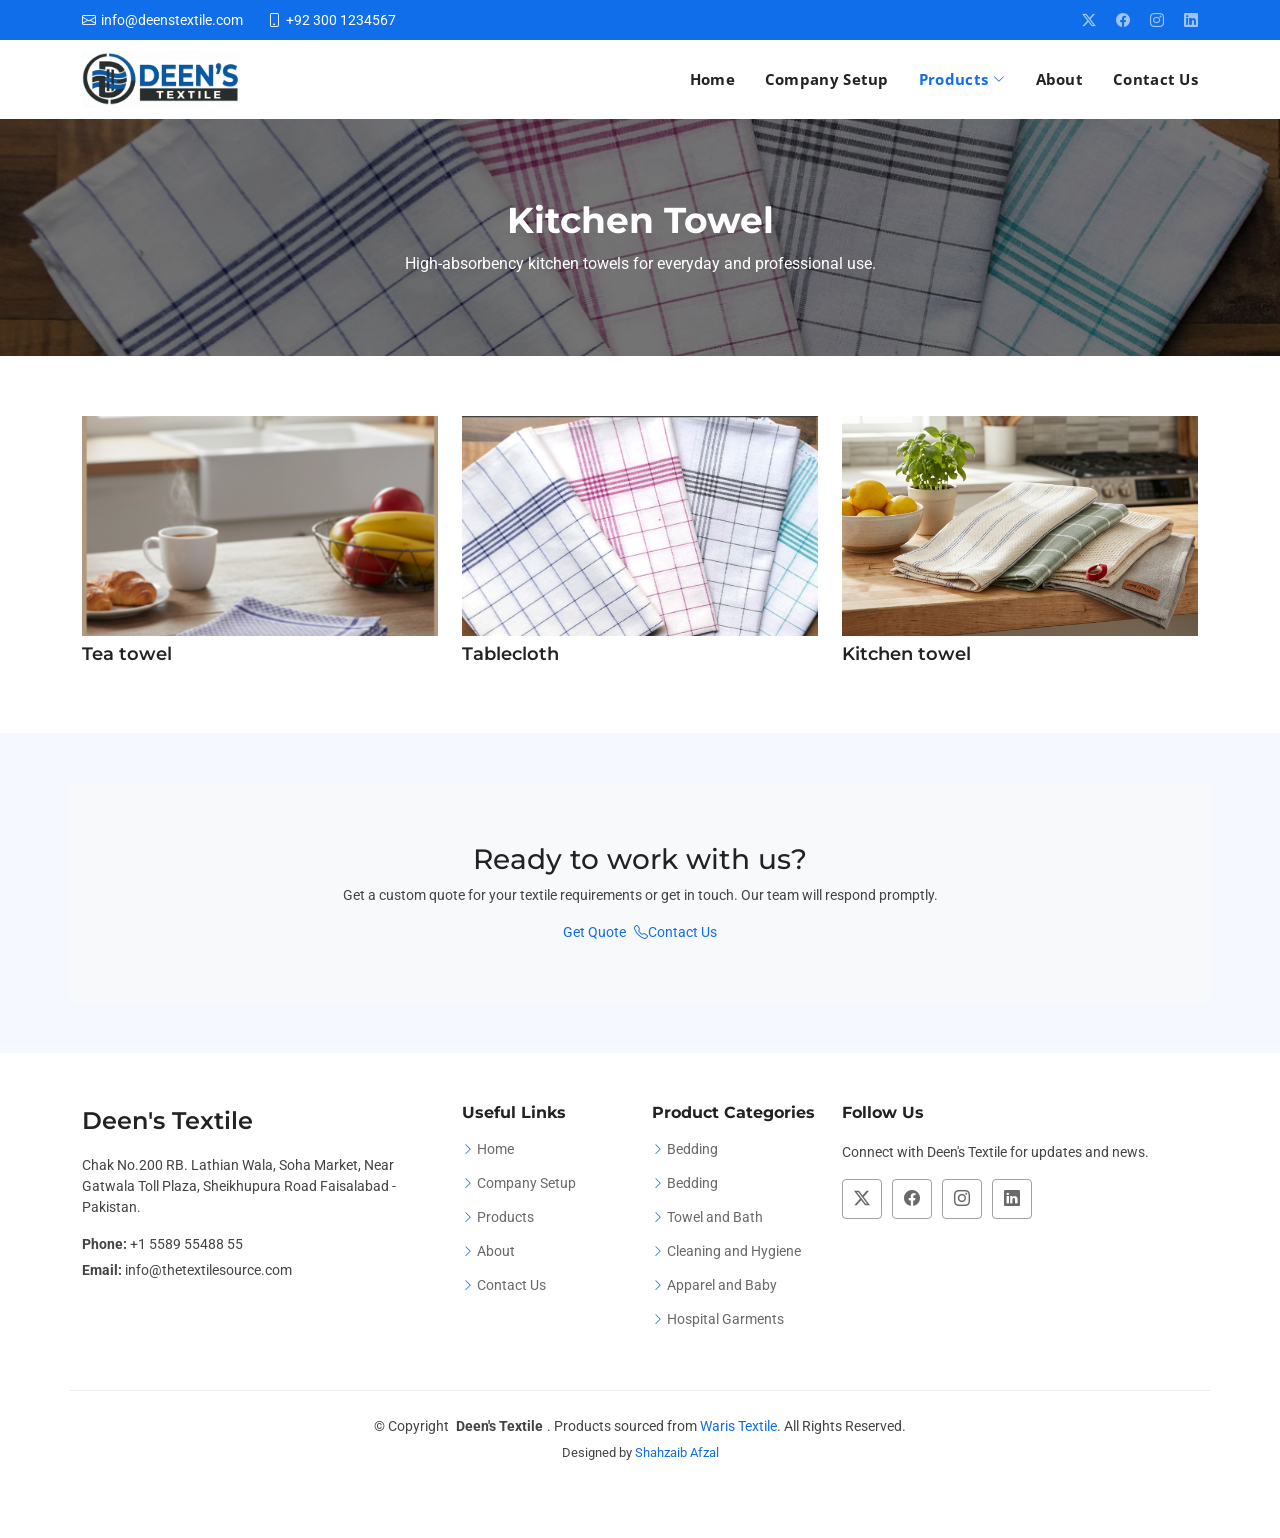
<file: kitchen-towel.html>
<!DOCTYPE html>
<html lang="en">

<head>
  <meta charset="utf-8">
  <meta content="width=device-width, initial-scale=1.0" name="viewport">
  <title>Kitchen Towel - Deen's Textile</title>
  <meta name="description" content="">
  <meta name="keywords" content="">

  <link href="assets/img/favicon.png" rel="icon">
  <link href="assets/img/apple-touch-icon.png" rel="apple-touch-icon">
  <link href="https://fonts.googleapis.com" rel="preconnect">
  <link href="https://fonts.gstatic.com" rel="preconnect" crossorigin>
  <link href="https://fonts.googleapis.com/css2?family=Roboto:ital,wght@0,100;0,300;0,400;0,500;0,700;0,900;1,100;1,300;1,400;1,500;1,700;1,900&family=Open+Sans:ital,wght@0,300;0,400;0,500;0,600;0,700;0,800;1,300;1,400;1,500;1,600;1,700;1,800&family=Montserrat:ital,wght@0,100;0,200;0,300;0,400;0,500;0,600;0,700;0,800;0,900;1,100;1,200;1,300;1,400;1,500;1,600;1,700;1,800;1,900&display=swap" rel="stylesheet">
  <link href="assets/vendor/bootstrap/css/bootstrap.min.css" rel="stylesheet">
  <link href="assets/vendor/bootstrap-icons/bootstrap-icons.css" rel="stylesheet">
  <link href="assets/vendor/aos/aos.css" rel="stylesheet">
  <link href="assets/vendor/glightbox/css/glightbox.min.css" rel="stylesheet">
  <link href="assets/vendor/swiper/swiper-bundle.min.css" rel="stylesheet">
  <link href="assets/css/main.css" rel="stylesheet">
</head>

<body class="kitchen-towel-page">

  <header id="header" class="header sticky-top">
    <div class="topbar d-flex align-items-center">
      <div class="container d-flex justify-content-center justify-content-md-between">
        <div class="contact-info d-flex align-items-center">
          <i class="bi bi-envelope d-flex align-items-center"><a href="mailto:info@deenstextile.com">info@deenstextile.com</a></i>
          <i class="bi bi-phone d-flex align-items-center ms-4"><span>+92 300 1234567</span></i>
        </div>
        <div class="social-links d-none d-md-flex align-items-center">
          <a href="#" class="twitter"><i class="bi bi-twitter-x"></i></a>
          <a href="#" class="facebook"><i class="bi bi-facebook"></i></a>
          <a href="#" class="instagram"><i class="bi bi-instagram"></i></a>
          <a href="#" class="linkedin"><i class="bi bi-linkedin"></i></a>
        </div>
      </div>
    </div>
    <div class="branding d-flex align-items-cente">
      <div class="container position-relative d-flex align-items-center justify-content-between">
        <a href="index.html" class="logo d-flex align-items-center">
          <img src="assets/img/logo2.png" alt="">
        </a>
        <nav id="navmenu" class="navmenu">
          <ul>
            <li><a href="index.html">Home</a></li>
            <li><a href="company-setup.html">Company Setup</a></li>
            <li class="dropdown">
              <a href="products.html" class="active"><span>Products</span> <i class="bi bi-chevron-down toggle-dropdown"></i></a>
              <ul>
                <li><a href="bedding.html">Bedding</a></li>
                <li><a href="kitchen-towel.html" class="active">Kitchen Towel</a></li>
                <li><a href="towel-bath.html">Towel &amp; Bath</a></li>
                <li><a href="cleaning-hygiene.html">Cleaning &amp; Hygiene</a></li>
                <li><a href="apparel-baby.html">Apparel &amp; Baby</a></li>
                <li><a href="hospital-garments.html">Hospital Garments</a></li>
              </ul>
            </li>
            <li><a href="about.html">About</a></li>
            <li><a href="contact.html">Contact Us</a></li>
          </ul>
          <i class="mobile-nav-toggle d-xl-none bi bi-list"></i>
        </nav>
      </div>
    </div>
  </header>

  <main class="main">

    <section class="page-hero" style="background-image: url('assets/img/kitchen/product2.png');">
      <div class="container">
        <h1>Kitchen Towel</h1>
        <p>High-absorbency kitchen towels for everyday and professional use.</p>
      </div>
    </section>

    <section id="category-gallery" class="portfolio section">
      <div class="container">
        <div class="row gy-4" data-aos="fade-up" data-aos-delay="200">
          <div class="col-lg-4 col-md-6">
            <a href="assets/img/kitchen/product1.png"title="One of the finest Kitchen and tea towels, Tablecloths and napkins" data-gallery="category-gallery" class="portfolio-item glightbox">
              <img src="assets/img/kitchen/product1.png" class="img-fluid" alt="Kitchen Towel Product 1">
              <div class="portfolio-info">
                <h4>Tea towel</h4>
              </div>
            </a>
          </div>
          <div class="col-lg-4 col-md-6">
            <a href="assets/img/kitchen/product2.png" title="One of the finest Kitchen and tea towels, Tablecloths and napkins" data-gallery="category-gallery" class="portfolio-item glightbox">
              <img src="assets/img/kitchen/product2.png" class="img-fluid" alt="Kitchen Towel Product 2">
              <div class="portfolio-info">
                <h4>Tablecloth</h4>
              </div>
            </a>
          </div>
          <div class="col-lg-4 col-md-6">
            <a href="assets/img/kitchen/product3.png" title="Highly absorbent, premium cotton kitchen towels in a variety of stylish textures and classic patterns" data-gallery="category-gallery" class="portfolio-item glightbox">
              <img src="assets/img/kitchen/product3.png" class="img-fluid" alt="Kitchen Towel Product 3">
              <div class="portfolio-info">
                <h4>Kitchen towel</h4>
              </div>
            </a>
          </div>
        </div>
      </div>
    </section>
  </main>

  <footer id="footer" class="footer">
    <div class="footer-newsletter">
      <div class="container">
        <div class="row justify-content-center text-center">
          <section id="cta" class="cta section" style="background-color: #f8f9fa;">

            <div class="container" data-aos="fade-up">
              <div class="row justify-content-center text-center">
                <div class="col-lg-8">
                  <h3>Ready to work with us?</h3>
                  <p>Get a custom quote for your textile requirements or get in touch. Our team will respond promptly.</p>
                  <div class="d-flex flex-wrap justify-content-center gap-2">
                    <a href="contact.html" class="btn-get-started">Get Quote</a>
                    <a href="contact.html" class="btn-watch-video d-flex align-items-center"><i class="bi bi-telephone"></i><span>Contact Us</span></a>
                  </div>
                </div>
              </div>
            </div>
      
          </section>
        </div>
      </div>
    </div>
    <div class="container footer-top">
      <div class="row gy-4">
        <div class="col-lg-4 col-md-6 footer-about">
          <a href="index.html" class="d-flex align-items-center"><span class="sitename">Deen's Textile</span></a>
          <div class="footer-contact pt-3">
            <p>Chak No.200 RB. Lathian Wala, Soha Market, Near Gatwala Toll Plaza, Sheikhupura Road Faisalabad - Pakistan.</p>
            <p class="mt-3"><strong>Phone:</strong> <span>+1 5589 55488 55</span></p>
            <p><strong>Email:</strong> <span>info@thetextilesource.com</span></p>
          </div>
        </div>
        <div class="col-lg-2 col-md-3 footer-links">
          <h4>Useful Links</h4>
          <ul>
            <li><i class="bi bi-chevron-right"></i> <a href="index.html">Home</a></li>
            <li><i class="bi bi-chevron-right"></i> <a href="company-setup.html">Company Setup</a></li>
            <li><i class="bi bi-chevron-right"></i> <a href="products.html">Products</a></li>
            <li><i class="bi bi-chevron-right"></i> <a href="about.html">About</a></li>
            <li><i class="bi bi-chevron-right"></i> <a href="contact.html">Contact Us</a></li>
          </ul>
        </div>
        <div class="col-lg-2 col-md-3 footer-links">
          <h4>Product Categories</h4>
          <ul>
            <li><i class="bi bi-chevron-right"></i> <a href="bedding.html">Bedding</a></li>
            <li><i class="bi bi-chevron-right"></i> <a href="kitchen-towel.html">Bedding</a></li>
            <li><i class="bi bi-chevron-right"></i> <a href="towel-bath.html">Towel and Bath</a></li>
            <li><i class="bi bi-chevron-right"></i> <a href="cleaning-hygiene.html">Cleaning and Hygiene</a></li>
            <li><i class="bi bi-chevron-right"></i> <a href="apparel-baby.html">Apparel and Baby</a></li>
            <li><i class="bi bi-chevron-right"></i> <a href="hospital-garments.html">Hospital Garments</a></li>
          </ul>
        </div>
        <div class="col-lg-4 col-md-12">
          <h4>Follow Us</h4>
          <p>Connect with Deen's Textile for updates and news.</p>
          <div class="social-links d-flex">
            <a href=""><i class="bi bi-twitter-x"></i></a>
            <a href=""><i class="bi bi-facebook"></i></a>
            <a href=""><i class="bi bi-instagram"></i></a>
            <a href=""><i class="bi bi-linkedin"></i></a>
          </div>
        </div>
      </div>
    </div>
    <div class="container copyright text-center mt-4">
      <p>© <span>Copyright</span> <strong class="px-1 sitename">Deen's Textile</strong>. <span>Products sourced from <a href="https://waris-textile.vercel.app/">Waris Textile</a>. All Rights Reserved.</span></p>
      <div class="credits">
        Designed by <a href="https://shahzaibs-portfolio.vercel.app/">Shahzaib Afzal</a>
      </div>
    </div>
  </footer>

  <a href="#" id="scroll-top" class="scroll-top d-flex align-items-center justify-content-center"><i class="bi bi-arrow-up-short"></i></a>
  <div id="preloader"><div></div><div></div><div></div><div></div></div>
  <script src="assets/vendor/bootstrap/js/bootstrap.bundle.min.js"></script>
  <script src="assets/vendor/php-email-form/validate.js"></script>
  <script src="assets/vendor/aos/aos.js"></script>
  <script src="assets/vendor/glightbox/js/glightbox.min.js"></script>
  <script src="assets/vendor/waypoints/noframework.waypoints.js"></script>
  <script src="assets/vendor/purecounter/purecounter_vanilla.js"></script>
  <script src="assets/vendor/swiper/swiper-bundle.min.js"></script>
  <script src="assets/vendor/imagesloaded/imagesloaded.pkgd.min.js"></script>
  <script src="assets/vendor/isotope-layout/isotope.pkgd.min.js"></script>
  <script src="assets/js/main.js"></script>
</body>

</html>
</file>
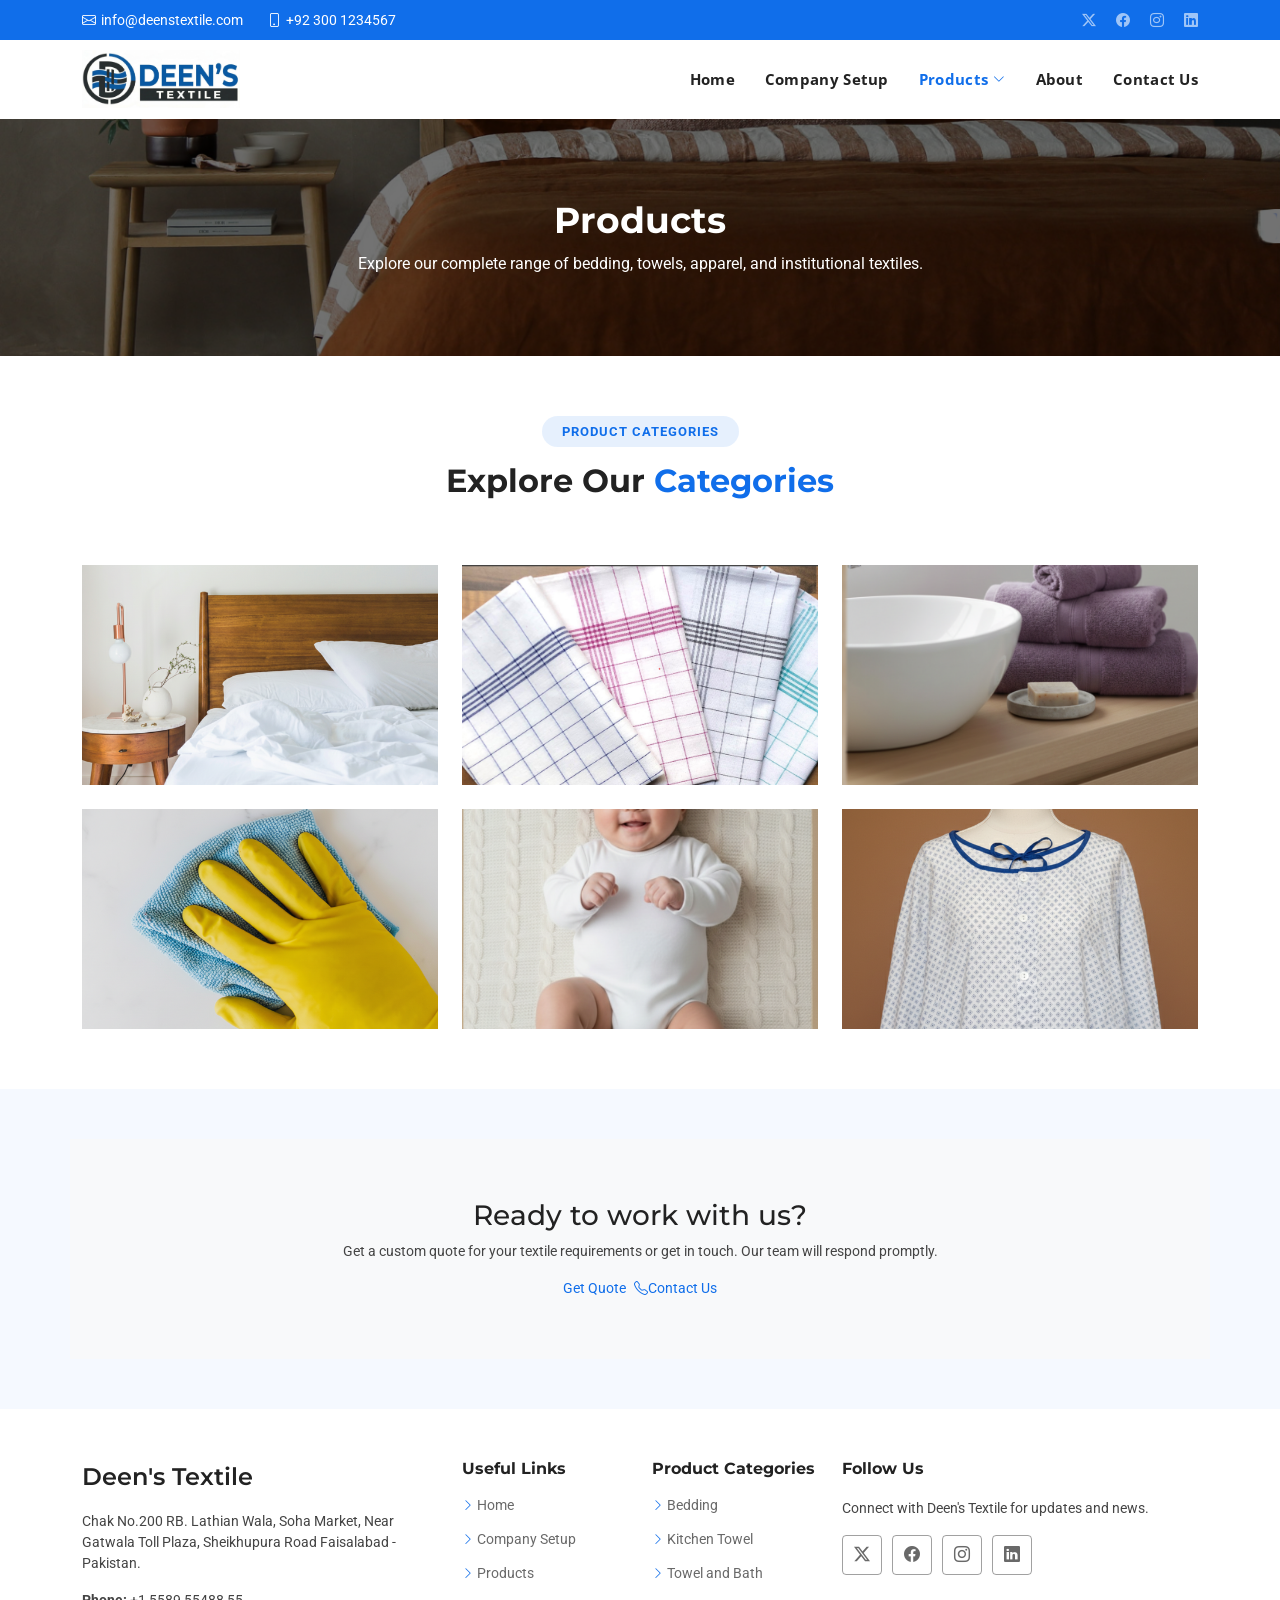
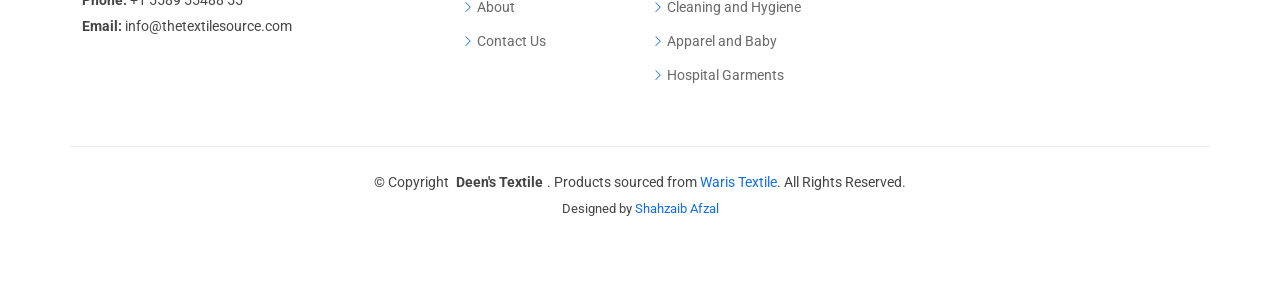
<file: products.html>
<!DOCTYPE html>
<html lang="en">

<head>
  <meta charset="utf-8">
  <meta content="width=device-width, initial-scale=1.0" name="viewport">
  <title>Products - Deen's Textile</title>
  <meta name="description" content="">
  <meta name="keywords" content="">

  <!-- Favicons -->
  <link href="assets/img/favicon.png" rel="icon">
  <link href="assets/img/apple-touch-icon.png" rel="apple-touch-icon">

  <!-- Fonts -->
  <link href="https://fonts.googleapis.com" rel="preconnect">
  <link href="https://fonts.gstatic.com" rel="preconnect" crossorigin>
  <link href="https://fonts.googleapis.com/css2?family=Roboto:ital,wght@0,100;0,300;0,400;0,500;0,700;0,900;1,100;1,300;1,400;1,500;1,700;1,900&family=Open+Sans:ital,wght@0,300;0,400;0,500;0,600;0,700;0,800;1,300;1,400;1,500;1,600;1,700;1,800&family=Montserrat:ital,wght@0,100;0,200;0,300;0,400;0,500;0,600;0,700;0,800;0,900;1,100;1,200;1,300;1,400;1,500;1,600;1,700;1,800;1,900&display=swap" rel="stylesheet">

  <!-- Vendor CSS Files -->
  <link href="assets/vendor/bootstrap/css/bootstrap.min.css" rel="stylesheet">
  <link href="assets/vendor/bootstrap-icons/bootstrap-icons.css" rel="stylesheet">
  <link href="assets/vendor/aos/aos.css" rel="stylesheet">
  <link href="assets/vendor/glightbox/css/glightbox.min.css" rel="stylesheet">
  <link href="assets/vendor/swiper/swiper-bundle.min.css" rel="stylesheet">

  <!-- Main CSS File -->
  <link href="assets/css/main.css" rel="stylesheet">
</head>

<body class="products-page">

  <header id="header" class="header sticky-top">
    <div class="topbar d-flex align-items-center">
      <div class="container d-flex justify-content-center justify-content-md-between">
        <div class="contact-info d-flex align-items-center">
          <i class="bi bi-envelope d-flex align-items-center"><a href="mailto:info@deenstextile.com">info@deenstextile.com</a></i>
          <i class="bi bi-phone d-flex align-items-center ms-4"><span>+92 300 1234567</span></i>
        </div>
        <div class="social-links d-none d-md-flex align-items-center">
          <a href="#" class="twitter"><i class="bi bi-twitter-x"></i></a>
          <a href="#" class="facebook"><i class="bi bi-facebook"></i></a>
          <a href="#" class="instagram"><i class="bi bi-instagram"></i></a>
          <a href="#" class="linkedin"><i class="bi bi-linkedin"></i></a>
        </div>
      </div>
    </div>
    <div class="branding d-flex align-items-cente">
      <div class="container position-relative d-flex align-items-center justify-content-between">
        <a href="index.html" class="logo d-flex align-items-center">
          <img src="assets/img/logo2.png" alt="">
        </a>
        <nav id="navmenu" class="navmenu">
          <ul>
            <li><a href="index.html">Home</a></li>
            <li><a href="company-setup.html">Company Setup</a></li>
            <li class="dropdown">
              <a href="products.html" class="active"><span>Products</span> <i class="bi bi-chevron-down toggle-dropdown"></i></a>
              <ul>
                <li><a href="bedding.html">Bedding</a></li>
                <li><a href="kitchen-towel.html">Kitchen Towel</a></li>
                <li><a href="towel-bath.html">Towel &amp; Bath</a></li>
                <li><a href="cleaning-hygiene.html">Cleaning &amp; Hygiene</a></li>
                <li><a href="apparel-baby.html">Apparel &amp; Baby</a></li>
                <li><a href="hospital-garments.html">Hospital Garments</a></li>
              </ul>
            </li>
            <li><a href="about.html">About</a></li>
            <li><a href="contact.html">Contact Us</a></li>
          </ul>
          <i class="mobile-nav-toggle d-xl-none bi bi-list"></i>
        </nav>
      </div>
    </div>
  </header>

  <main class="main">

    <section class="page-hero" style="background-image: url('assets/img/slider1.png');">
      <div class="container">
        <h1>Products</h1>
        <p>Explore our complete range of bedding, towels, apparel, and institutional textiles.</p>
      </div>
    </section>

    <section id="product-categories" class="portfolio section">
      <div class="container section-title" data-aos="fade-up">
        <h2>Product Categories</h2>
        <p><span>Explore Our</span> <span class="description-title">Categories</span></p>
      </div>
      <div class="container">
        <div class="row gy-4" data-aos="fade-up" data-aos-delay="200">
          <div class="col-lg-4 col-md-6 portfolio-item">
            <img src="assets/img/gallery/bedding.png" class="img-fluid" alt="Bedding">
            <div class="portfolio-info">
              <h4>Bedding</h4>
              <p>Bed linens and related textiles</p>
              <a href="bedding.html" title="View Products" class="details-link btn-view-products">View Products</a>
            </div>
          </div>
          <div class="col-lg-4 col-md-6 portfolio-item">
            <img src="assets/img/slider3.png" class="img-fluid" alt="Kitchen Towel">
            <div class="portfolio-info">
              <h4>Kitchen Towel</h4>
              <p>Kitchen and utility towels</p>
              <a href="kitchen-towel.html" title="View Products" class="details-link btn-view-products">View Products</a>
            </div>
          </div>
          <div class="col-lg-4 col-md-6 portfolio-item">
            <img src="assets/img/gallery/bathrobe2.png" class="img-fluid" alt="Towel and Bath">
            <div class="portfolio-info">
              <h4>Towel and Bath</h4>
              <p>Bath towels and bath textiles</p>
              <a href="towel-bath.html" title="View Products" class="details-link btn-view-products">View Products</a>
            </div>
          </div>
          <div class="col-lg-4 col-md-6 portfolio-item">
            <img src="assets/img/gallery/cleaning.png" class="img-fluid" alt="Cleaning and Hygiene">
            <div class="portfolio-info">
              <h4>Cleaning and Hygiene</h4>
              <p>Cleaning and hygiene textiles</p>
              <a href="cleaning-hygiene.html" title="View Products" class="details-link btn-view-products">View Products</a>
            </div>
          </div>
          <div class="col-lg-4 col-md-6 portfolio-item">
            <img src="assets/img/gallery/apparel12.png" class="img-fluid" alt="Apparel and Baby">
            <div class="portfolio-info">
              <h4>Apparel and Baby</h4>
              <p>Apparel and baby wear textiles</p>
              <a href="apparel-baby.html" title="View Products" class="details-link btn-view-products">View Products</a>
            </div>
          </div>
          <div class="col-lg-4 col-md-6 portfolio-item">
            <img src="assets/img/gallery/hospital.png" class="img-fluid" alt="Hospital Garments">
            <div class="portfolio-info">
              <h4>Hospital Garments</h4>
              <p>Medical and hospital textiles</p>
              <a href="hospital-garments.html" title="View Products" class="details-link btn-view-products">View Products</a>
            </div>
          </div>
        </div>
      </div>
    </section>

  </main>

  <footer id="footer" class="footer">
    <div class="footer-newsletter">
      <div class="container">
        <div class="row justify-content-center text-center">
          <section id="cta" class="cta section" style="background-color: #f8f9fa;">

            <div class="container" data-aos="fade-up">
              <div class="row justify-content-center text-center">
                <div class="col-lg-8">
                  <h3>Ready to work with us?</h3>
                  <p>Get a custom quote for your textile requirements or get in touch. Our team will respond promptly.</p>
                  <div class="d-flex flex-wrap justify-content-center gap-2">
                    <a href="contact.html" class="btn-get-started">Get Quote</a>
                    <a href="contact.html" class="btn-watch-video d-flex align-items-center"><i class="bi bi-telephone"></i><span>Contact Us</span></a>
                  </div>
                </div>
              </div>
            </div>
      
          </section><!-- /Call to Action -->
        </div>
      </div>
    </div>
    <div class="container footer-top">
      <div class="row gy-4">
        <div class="col-lg-4 col-md-6 footer-about">
          <a href="index.html" class="d-flex align-items-center">
            <span class="sitename">Deen's Textile</span>
          </a>
          <div class="footer-contact pt-3">
            <p>Chak No.200 RB. Lathian Wala, Soha Market, Near Gatwala Toll Plaza, Sheikhupura Road Faisalabad - Pakistan.</p>
            <p class="mt-3"><strong>Phone:</strong> <span>+1 5589 55488 55</span></p>
            <p><strong>Email:</strong> <span>info@thetextilesource.com</span></p>
          </div>
        </div>
        <div class="col-lg-2 col-md-3 footer-links">
          <h4>Useful Links</h4>
          <ul>
            <li><i class="bi bi-chevron-right"></i> <a href="index.html">Home</a></li>
            <li><i class="bi bi-chevron-right"></i> <a href="company-setup.html">Company Setup</a></li>
            <li><i class="bi bi-chevron-right"></i> <a href="products.html">Products</a></li>
            <li><i class="bi bi-chevron-right"></i> <a href="about.html">About</a></li>
            <li><i class="bi bi-chevron-right"></i> <a href="contact.html">Contact Us</a></li>
          </ul>
        </div>
        <div class="col-lg-2 col-md-3 footer-links">
          <h4>Product Categories</h4>
          <ul>
            <li><i class="bi bi-chevron-right"></i> <a href="bedding.html">Bedding</a></li>
            <li><i class="bi bi-chevron-right"></i> <a href="kitchen-towel.html">Kitchen Towel</a></li>
            <li><i class="bi bi-chevron-right"></i> <a href="towel-bath.html">Towel and Bath</a></li>
            <li><i class="bi bi-chevron-right"></i> <a href="cleaning-hygiene.html">Cleaning and Hygiene</a></li>
            <li><i class="bi bi-chevron-right"></i> <a href="apparel-baby.html">Apparel and Baby</a></li>
            <li><i class="bi bi-chevron-right"></i> <a href="hospital-garments.html">Hospital Garments</a></li>
          </ul>
        </div>
        <div class="col-lg-4 col-md-12">
          <h4>Follow Us</h4>
          <p>Connect with Deen's Textile for updates and news.</p>
          <div class="social-links d-flex">
            <a href=""><i class="bi bi-twitter-x"></i></a>
            <a href=""><i class="bi bi-facebook"></i></a>
            <a href=""><i class="bi bi-instagram"></i></a>
            <a href=""><i class="bi bi-linkedin"></i></a>
          </div>
        </div>
      </div>
    </div>
    <div class="container copyright text-center mt-4">
      <p>© <span>Copyright</span> <strong class="px-1 sitename">Deen's Textile</strong>. <span>Products sourced from <a href="https://waris-textile.vercel.app/">Waris Textile</a>. All Rights Reserved.</span></p>
      <div class="credits">
        Designed by <a href="https://shahzaibs-portfolio.vercel.app/">Shahzaib Afzal</a>
      </div>
    </div>
  </footer>

  <a href="#" id="scroll-top" class="scroll-top d-flex align-items-center justify-content-center"><i class="bi bi-arrow-up-short"></i></a>
  <div id="preloader">
    <div></div>
    <div></div>
    <div></div>
    <div></div>
  </div>
  <script src="assets/vendor/bootstrap/js/bootstrap.bundle.min.js"></script>
  <script src="assets/vendor/php-email-form/validate.js"></script>
  <script src="assets/vendor/aos/aos.js"></script>
  <script src="assets/vendor/glightbox/js/glightbox.min.js"></script>
  <script src="assets/vendor/waypoints/noframework.waypoints.js"></script>
  <script src="assets/vendor/purecounter/purecounter_vanilla.js"></script>
  <script src="assets/vendor/swiper/swiper-bundle.min.js"></script>
  <script src="assets/vendor/imagesloaded/imagesloaded.pkgd.min.js"></script>
  <script src="assets/vendor/isotope-layout/isotope.pkgd.min.js"></script>
  <script src="assets/js/main.js"></script>
</body>

</html>
</file>
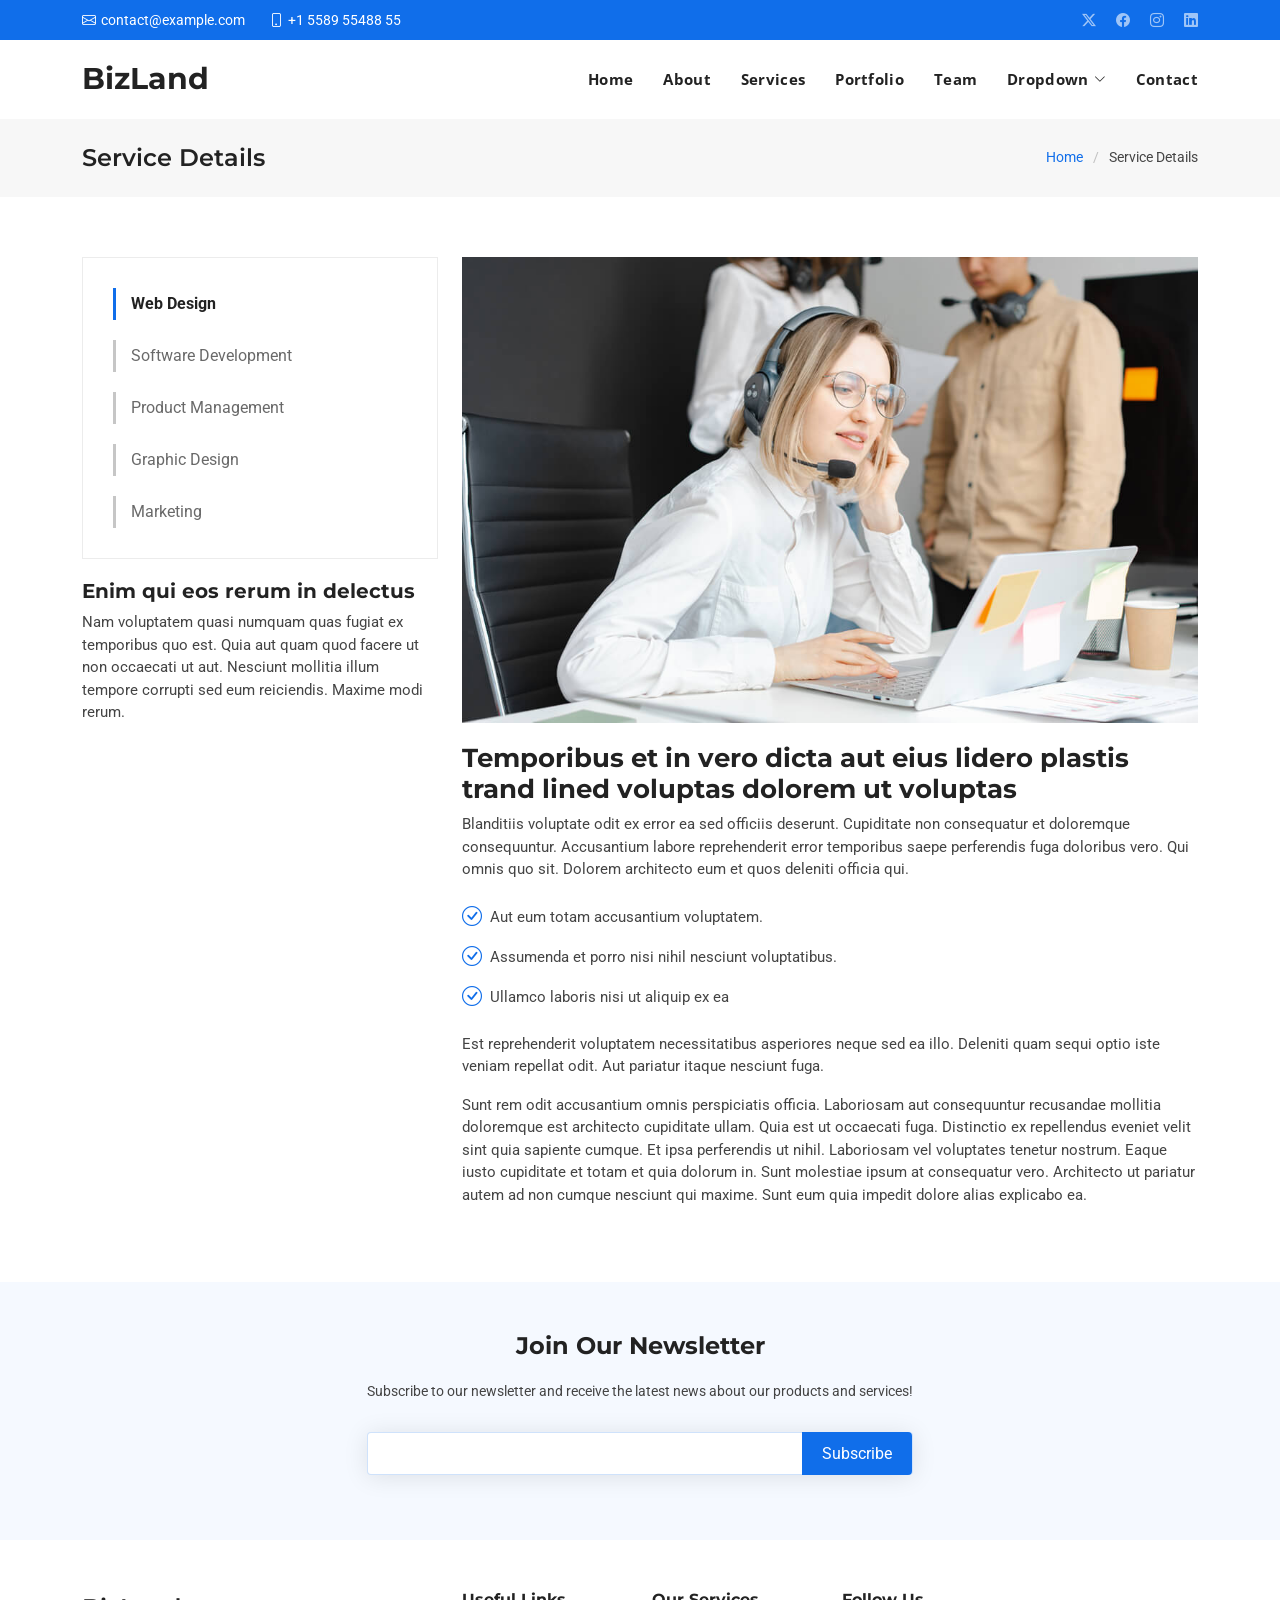
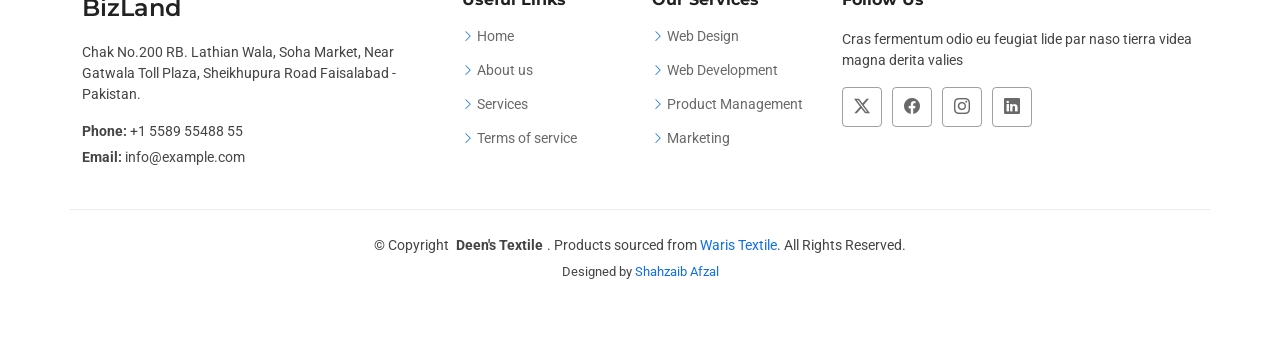
<file: service-details.html>
<!DOCTYPE html>
<html lang="en">

<head>
  <meta charset="utf-8">
  <meta content="width=device-width, initial-scale=1.0" name="viewport">
  <title>Service Details - BizLand Bootstrap Template</title>
  <meta name="description" content="">
  <meta name="keywords" content="">

  <!-- Favicons -->
  <link href="assets/img/favicon.png" rel="icon">
  <link href="assets/img/apple-touch-icon.png" rel="apple-touch-icon">

  <!-- Fonts -->
  <link href="https://fonts.googleapis.com" rel="preconnect">
  <link href="https://fonts.gstatic.com" rel="preconnect" crossorigin>
  <link href="https://fonts.googleapis.com/css2?family=Roboto:ital,wght@0,100;0,300;0,400;0,500;0,700;0,900;1,100;1,300;1,400;1,500;1,700;1,900&family=Open+Sans:ital,wght@0,300;0,400;0,500;0,600;0,700;0,800;1,300;1,400;1,500;1,600;1,700;1,800&family=Montserrat:ital,wght@0,100;0,200;0,300;0,400;0,500;0,600;0,700;0,800;0,900;1,100;1,200;1,300;1,400;1,500;1,600;1,700;1,800;1,900&display=swap" rel="stylesheet">

  <!-- Vendor CSS Files -->
  <link href="assets/vendor/bootstrap/css/bootstrap.min.css" rel="stylesheet">
  <link href="assets/vendor/bootstrap-icons/bootstrap-icons.css" rel="stylesheet">
  <link href="assets/vendor/aos/aos.css" rel="stylesheet">
  <link href="assets/vendor/glightbox/css/glightbox.min.css" rel="stylesheet">
  <link href="assets/vendor/swiper/swiper-bundle.min.css" rel="stylesheet">

  <!-- Main CSS File -->
  <link href="assets/css/main.css" rel="stylesheet">

  <!-- =======================================================
  * Template Name: BizLand
  * Template URL: https://bootstrapmade.com/bizland-bootstrap-business-template/
  * Updated: Dec 05 2024 with Bootstrap v5.3.3
  * Author: BootstrapMade.com
  * License: https://bootstrapmade.com/license/
  ======================================================== -->
</head>

<body class="service-details-page">

  <header id="header" class="header sticky-top">

    <div class="topbar d-flex align-items-center">
      <div class="container d-flex justify-content-center justify-content-md-between">
        <div class="contact-info d-flex align-items-center">
          <i class="bi bi-envelope d-flex align-items-center"><a href="mailto:contact@example.com">contact@example.com</a></i>
          <i class="bi bi-phone d-flex align-items-center ms-4"><span>+1 5589 55488 55</span></i>
        </div>
        <div class="social-links d-none d-md-flex align-items-center">
          <a href="#" class="twitter"><i class="bi bi-twitter-x"></i></a>
          <a href="#" class="facebook"><i class="bi bi-facebook"></i></a>
          <a href="#" class="instagram"><i class="bi bi-instagram"></i></a>
          <a href="#" class="linkedin"><i class="bi bi-linkedin"></i></a>
        </div>
      </div>
    </div><!-- End Top Bar -->

    <div class="branding d-flex align-items-cente">

      <div class="container position-relative d-flex align-items-center justify-content-between">
        <a href="index.html" class="logo d-flex align-items-center">
          <!-- Uncomment the line below if you also wish to use an image logo -->
          <!-- <img src="assets/img/logo.png" alt=""> -->
          <h1 class="sitename">BizLand</h1>
        </a>

        <nav id="navmenu" class="navmenu">
          <ul>
            <li><a href="#hero">Home</a></li>
            <li><a href="#about">About</a></li>
            <li><a href="#services">Services</a></li>
            <li><a href="#portfolio">Portfolio</a></li>
            <li><a href="#team">Team</a></li>
            <li class="dropdown"><a href="#"><span>Dropdown</span> <i class="bi bi-chevron-down toggle-dropdown"></i></a>
              <ul>
                <li><a href="#">Dropdown 1</a></li>
                <li class="dropdown"><a href="#"><span>Deep Dropdown</span> <i class="bi bi-chevron-down toggle-dropdown"></i></a>
                  <ul>
                    <li><a href="#">Deep Dropdown 1</a></li>
                    <li><a href="#">Deep Dropdown 2</a></li>
                    <li><a href="#">Deep Dropdown 3</a></li>
                    <li><a href="#">Deep Dropdown 4</a></li>
                    <li><a href="#">Deep Dropdown 5</a></li>
                  </ul>
                </li>
                <li><a href="#">Dropdown 2</a></li>
                <li><a href="#">Dropdown 3</a></li>
                <li><a href="#">Dropdown 4</a></li>
              </ul>
            </li>
            <li><a href="#contact">Contact</a></li>
          </ul>
          <i class="mobile-nav-toggle d-xl-none bi bi-list"></i>
        </nav>

      </div>

    </div>

  </header>

  <main class="main">

    <!-- Page Title -->
    <div class="page-title" data-aos="fade">
      <div class="container d-lg-flex justify-content-between align-items-center">
        <h1 class="mb-2 mb-lg-0">Service Details</h1>
        <nav class="breadcrumbs">
          <ol>
            <li><a href="index.html">Home</a></li>
            <li class="current">Service Details</li>
          </ol>
        </nav>
      </div>
    </div><!-- End Page Title -->

    <!-- Service Details Section -->
    <section id="service-details" class="service-details section">

      <div class="container">

        <div class="row gy-4">

          <div class="col-lg-4" data-aos="fade-up" data-aos-delay="100">
            <div class="services-list">
              <a href="#" class="active">Web Design</a>
              <a href="#">Software Development</a>
              <a href="#">Product Management</a>
              <a href="#">Graphic Design</a>
              <a href="#">Marketing</a>
            </div>

            <h4>Enim qui eos rerum in delectus</h4>
            <p>Nam voluptatem quasi numquam quas fugiat ex temporibus quo est. Quia aut quam quod facere ut non occaecati ut aut. Nesciunt mollitia illum tempore corrupti sed eum reiciendis. Maxime modi rerum.</p>
          </div>

          <div class="col-lg-8" data-aos="fade-up" data-aos-delay="200">
            <img src="assets/img/services.jpg" alt="" class="img-fluid services-img">
            <h3>Temporibus et in vero dicta aut eius lidero plastis trand lined voluptas dolorem ut voluptas</h3>
            <p>
              Blanditiis voluptate odit ex error ea sed officiis deserunt. Cupiditate non consequatur et doloremque consequuntur. Accusantium labore reprehenderit error temporibus saepe perferendis fuga doloribus vero. Qui omnis quo sit. Dolorem architecto eum et quos deleniti officia qui.
            </p>
            <ul>
              <li><i class="bi bi-check-circle"></i> <span>Aut eum totam accusantium voluptatem.</span></li>
              <li><i class="bi bi-check-circle"></i> <span>Assumenda et porro nisi nihil nesciunt voluptatibus.</span></li>
              <li><i class="bi bi-check-circle"></i> <span>Ullamco laboris nisi ut aliquip ex ea</span></li>
            </ul>
            <p>
              Est reprehenderit voluptatem necessitatibus asperiores neque sed ea illo. Deleniti quam sequi optio iste veniam repellat odit. Aut pariatur itaque nesciunt fuga.
            </p>
            <p>
              Sunt rem odit accusantium omnis perspiciatis officia. Laboriosam aut consequuntur recusandae mollitia doloremque est architecto cupiditate ullam. Quia est ut occaecati fuga. Distinctio ex repellendus eveniet velit sint quia sapiente cumque. Et ipsa perferendis ut nihil. Laboriosam vel voluptates tenetur nostrum. Eaque iusto cupiditate et totam et quia dolorum in. Sunt molestiae ipsum at consequatur vero. Architecto ut pariatur autem ad non cumque nesciunt qui maxime. Sunt eum quia impedit dolore alias explicabo ea.
            </p>
          </div>

        </div>

      </div>

    </section><!-- /Service Details Section -->

  </main>

  <footer id="footer" class="footer">

    <div class="footer-newsletter">
      <div class="container">
        <div class="row justify-content-center text-center">
          <div class="col-lg-6">
            <h4>Join Our Newsletter</h4>
            <p>Subscribe to our newsletter and receive the latest news about our products and services!</p>
            <form action="forms/newsletter.php" method="post" class="php-email-form">
              <div class="newsletter-form"><input type="email" name="email"><input type="submit" value="Subscribe"></div>
              <div class="loading">Loading</div>
              <div class="error-message"></div>
              <div class="sent-message">Your subscription request has been sent. Thank you!</div>
            </form>
          </div>
        </div>
      </div>
    </div>

    <div class="container footer-top">
      <div class="row gy-4">
        <div class="col-lg-4 col-md-6 footer-about">
          <a href="index.html" class="d-flex align-items-center">
            <span class="sitename">BizLand</span>
          </a>
          <div class="footer-contact pt-3">
            <p>Chak No.200 RB. Lathian Wala, Soha Market, Near Gatwala Toll Plaza, Sheikhupura Road Faisalabad - Pakistan.</p>
            <p class="mt-3"><strong>Phone:</strong> <span>+1 5589 55488 55</span></p>
            <p><strong>Email:</strong> <span>info@example.com</span></p>
          </div>
        </div>

        <div class="col-lg-2 col-md-3 footer-links">
          <h4>Useful Links</h4>
          <ul>
            <li><i class="bi bi-chevron-right"></i> <a href="#">Home</a></li>
            <li><i class="bi bi-chevron-right"></i> <a href="#">About us</a></li>
            <li><i class="bi bi-chevron-right"></i> <a href="#">Services</a></li>
            <li><i class="bi bi-chevron-right"></i> <a href="#">Terms of service</a></li>
          </ul>
        </div>

        <div class="col-lg-2 col-md-3 footer-links">
          <h4>Our Services</h4>
          <ul>
            <li><i class="bi bi-chevron-right"></i> <a href="#">Web Design</a></li>
            <li><i class="bi bi-chevron-right"></i> <a href="#">Web Development</a></li>
            <li><i class="bi bi-chevron-right"></i> <a href="#">Product Management</a></li>
            <li><i class="bi bi-chevron-right"></i> <a href="#">Marketing</a></li>
          </ul>
        </div>

        <div class="col-lg-4 col-md-12">
          <h4>Follow Us</h4>
          <p>Cras fermentum odio eu feugiat lide par naso tierra videa magna derita valies</p>
          <div class="social-links d-flex">
            <a href=""><i class="bi bi-twitter-x"></i></a>
            <a href=""><i class="bi bi-facebook"></i></a>
            <a href=""><i class="bi bi-instagram"></i></a>
            <a href=""><i class="bi bi-linkedin"></i></a>
          </div>
        </div>

      </div>
    </div>

    <div class="container copyright text-center mt-4">
      <p>© <span>Copyright</span> <strong class="px-1 sitename">Deen's Textile</strong>. <span>Products sourced from <a href="https://waris-textile.vercel.app/">Waris Textile</a>. All Rights Reserved.</span></p>
      <div class="credits">
        Designed by <a href="https://shahzaibs-portfolio.vercel.app/">Shahzaib Afzal</a>
      </div>
    </div>

  </footer>

  <!-- Scroll Top -->
  <a href="#" id="scroll-top" class="scroll-top d-flex align-items-center justify-content-center"><i class="bi bi-arrow-up-short"></i></a>

  <!-- Preloader -->
  <div id="preloader">
    <div></div>
    <div></div>
    <div></div>
    <div></div>
  </div>

  <!-- Vendor JS Files -->
  <script src="assets/vendor/bootstrap/js/bootstrap.bundle.min.js"></script>
  <script src="assets/vendor/php-email-form/validate.js"></script>
  <script src="assets/vendor/aos/aos.js"></script>
  <script src="assets/vendor/glightbox/js/glightbox.min.js"></script>
  <script src="assets/vendor/waypoints/noframework.waypoints.js"></script>
  <script src="assets/vendor/purecounter/purecounter_vanilla.js"></script>
  <script src="assets/vendor/swiper/swiper-bundle.min.js"></script>
  <script src="assets/vendor/imagesloaded/imagesloaded.pkgd.min.js"></script>
  <script src="assets/vendor/isotope-layout/isotope.pkgd.min.js"></script>

  <!-- Main JS File -->
  <script src="assets/js/main.js"></script>

</body>

</html>
</file>
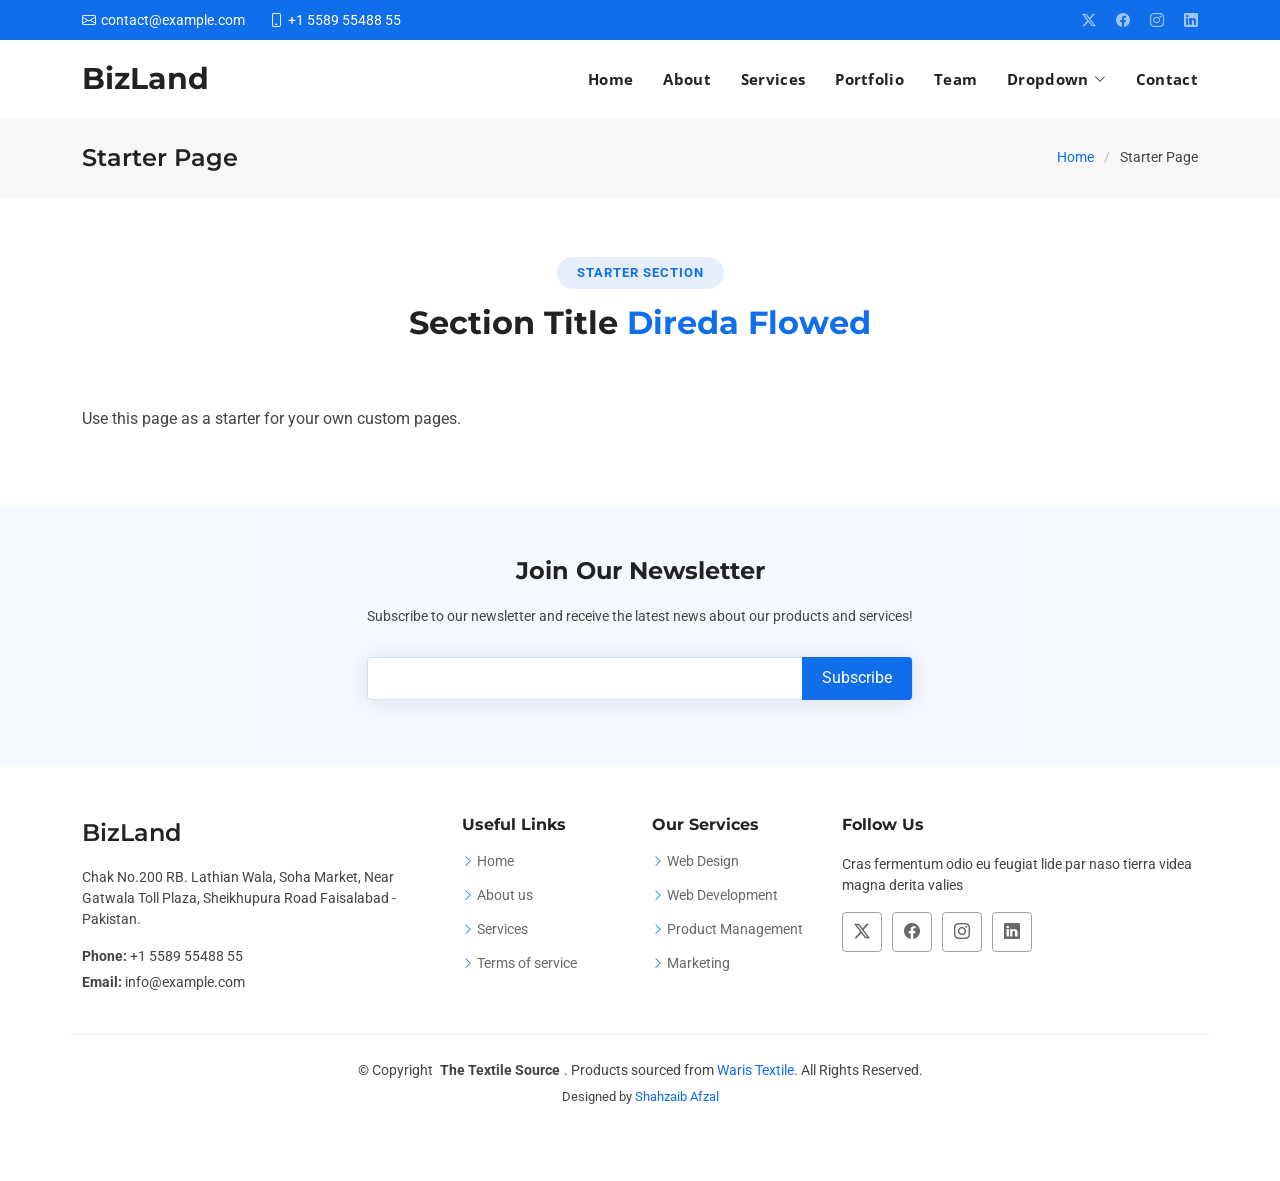
<file: starter-page.html>
<!DOCTYPE html>
<html lang="en">

<head>
  <meta charset="utf-8">
  <meta content="width=device-width, initial-scale=1.0" name="viewport">
  <title>Starter Page - BizLand Bootstrap Template</title>
  <meta name="description" content="">
  <meta name="keywords" content="">

  <!-- Favicons -->
  <link href="assets/img/favicon.png" rel="icon">
  <link href="assets/img/apple-touch-icon.png" rel="apple-touch-icon">

  <!-- Fonts -->
  <link href="https://fonts.googleapis.com" rel="preconnect">
  <link href="https://fonts.gstatic.com" rel="preconnect" crossorigin>
  <link href="https://fonts.googleapis.com/css2?family=Roboto:ital,wght@0,100;0,300;0,400;0,500;0,700;0,900;1,100;1,300;1,400;1,500;1,700;1,900&family=Open+Sans:ital,wght@0,300;0,400;0,500;0,600;0,700;0,800;1,300;1,400;1,500;1,600;1,700;1,800&family=Montserrat:ital,wght@0,100;0,200;0,300;0,400;0,500;0,600;0,700;0,800;0,900;1,100;1,200;1,300;1,400;1,500;1,600;1,700;1,800;1,900&display=swap" rel="stylesheet">

  <!-- Vendor CSS Files -->
  <link href="assets/vendor/bootstrap/css/bootstrap.min.css" rel="stylesheet">
  <link href="assets/vendor/bootstrap-icons/bootstrap-icons.css" rel="stylesheet">
  <link href="assets/vendor/aos/aos.css" rel="stylesheet">
  <link href="assets/vendor/glightbox/css/glightbox.min.css" rel="stylesheet">
  <link href="assets/vendor/swiper/swiper-bundle.min.css" rel="stylesheet">

  <!-- Main CSS File -->
  <link href="assets/css/main.css" rel="stylesheet">

  <!-- =======================================================
  * Template Name: BizLand
  * Template URL: https://bootstrapmade.com/bizland-bootstrap-business-template/
  * Updated: Dec 05 2024 with Bootstrap v5.3.3
  * Author: BootstrapMade.com
  * License: https://bootstrapmade.com/license/
  ======================================================== -->
</head>

<body class="starter-page-page">

  <header id="header" class="header sticky-top">

    <div class="topbar d-flex align-items-center">
      <div class="container d-flex justify-content-center justify-content-md-between">
        <div class="contact-info d-flex align-items-center">
          <i class="bi bi-envelope d-flex align-items-center"><a href="mailto:contact@example.com">contact@example.com</a></i>
          <i class="bi bi-phone d-flex align-items-center ms-4"><span>+1 5589 55488 55</span></i>
        </div>
        <div class="social-links d-none d-md-flex align-items-center">
          <a href="#" class="twitter"><i class="bi bi-twitter-x"></i></a>
          <a href="#" class="facebook"><i class="bi bi-facebook"></i></a>
          <a href="#" class="instagram"><i class="bi bi-instagram"></i></a>
          <a href="#" class="linkedin"><i class="bi bi-linkedin"></i></a>
        </div>
      </div>
    </div><!-- End Top Bar -->

    <div class="branding d-flex align-items-cente">

      <div class="container position-relative d-flex align-items-center justify-content-between">
        <a href="index.html" class="logo d-flex align-items-center">
          <!-- Uncomment the line below if you also wish to use an image logo -->
          <!-- <img src="assets/img/logo.png" alt=""> -->
          <h1 class="sitename">BizLand</h1>
        </a>

        <nav id="navmenu" class="navmenu">
          <ul>
            <li><a href="#hero">Home</a></li>
            <li><a href="#about">About</a></li>
            <li><a href="#services">Services</a></li>
            <li><a href="#portfolio">Portfolio</a></li>
            <li><a href="#team">Team</a></li>
            <li class="dropdown"><a href="#"><span>Dropdown</span> <i class="bi bi-chevron-down toggle-dropdown"></i></a>
              <ul>
                <li><a href="#">Dropdown 1</a></li>
                <li class="dropdown"><a href="#"><span>Deep Dropdown</span> <i class="bi bi-chevron-down toggle-dropdown"></i></a>
                  <ul>
                    <li><a href="#">Deep Dropdown 1</a></li>
                    <li><a href="#">Deep Dropdown 2</a></li>
                    <li><a href="#">Deep Dropdown 3</a></li>
                    <li><a href="#">Deep Dropdown 4</a></li>
                    <li><a href="#">Deep Dropdown 5</a></li>
                  </ul>
                </li>
                <li><a href="#">Dropdown 2</a></li>
                <li><a href="#">Dropdown 3</a></li>
                <li><a href="#">Dropdown 4</a></li>
              </ul>
            </li>
            <li><a href="#contact">Contact</a></li>
          </ul>
          <i class="mobile-nav-toggle d-xl-none bi bi-list"></i>
        </nav>

      </div>

    </div>

  </header>

  <main class="main">

    <!-- Page Title -->
    <div class="page-title" data-aos="fade">
      <div class="container d-lg-flex justify-content-between align-items-center">
        <h1 class="mb-2 mb-lg-0">Starter Page</h1>
        <nav class="breadcrumbs">
          <ol>
            <li><a href="index.html">Home</a></li>
            <li class="current">Starter Page</li>
          </ol>
        </nav>
      </div>
    </div><!-- End Page Title -->

    <!-- Starter Section Section -->
    <section id="starter-section" class="starter-section section">

      <!-- Section Title -->
      <div class="container section-title" data-aos="fade-up">
        <h2>Starter Section</h2>
        <p><span>Section Title</span> <span class="description-title">Direda Flowed</span></p>
      </div><!-- End Section Title -->

      <div class="container" data-aos="fade-up">
        <p>Use this page as a starter for your own custom pages.</p>
      </div>

    </section><!-- /Starter Section Section -->

  </main>

  <footer id="footer" class="footer">

    <div class="footer-newsletter">
      <div class="container">
        <div class="row justify-content-center text-center">
          <div class="col-lg-6">
            <h4>Join Our Newsletter</h4>
            <p>Subscribe to our newsletter and receive the latest news about our products and services!</p>
            <form action="forms/newsletter.php" method="post" class="php-email-form">
              <div class="newsletter-form"><input type="email" name="email"><input type="submit" value="Subscribe"></div>
              <div class="loading">Loading</div>
              <div class="error-message"></div>
              <div class="sent-message">Your subscription request has been sent. Thank you!</div>
            </form>
          </div>
        </div>
      </div>
    </div>

    <div class="container footer-top">
      <div class="row gy-4">
        <div class="col-lg-4 col-md-6 footer-about">
          <a href="index.html" class="d-flex align-items-center">
            <span class="sitename">BizLand</span>
          </a>
          <div class="footer-contact pt-3">
            <p>Chak No.200 RB. Lathian Wala, Soha Market, Near Gatwala Toll Plaza, Sheikhupura Road Faisalabad - Pakistan.</p>
            <p class="mt-3"><strong>Phone:</strong> <span>+1 5589 55488 55</span></p>
            <p><strong>Email:</strong> <span>info@example.com</span></p>
          </div>
        </div>

        <div class="col-lg-2 col-md-3 footer-links">
          <h4>Useful Links</h4>
          <ul>
            <li><i class="bi bi-chevron-right"></i> <a href="#">Home</a></li>
            <li><i class="bi bi-chevron-right"></i> <a href="#">About us</a></li>
            <li><i class="bi bi-chevron-right"></i> <a href="#">Services</a></li>
            <li><i class="bi bi-chevron-right"></i> <a href="#">Terms of service</a></li>
          </ul>
        </div>

        <div class="col-lg-2 col-md-3 footer-links">
          <h4>Our Services</h4>
          <ul>
            <li><i class="bi bi-chevron-right"></i> <a href="#">Web Design</a></li>
            <li><i class="bi bi-chevron-right"></i> <a href="#">Web Development</a></li>
            <li><i class="bi bi-chevron-right"></i> <a href="#">Product Management</a></li>
            <li><i class="bi bi-chevron-right"></i> <a href="#">Marketing</a></li>
          </ul>
        </div>

        <div class="col-lg-4 col-md-12">
          <h4>Follow Us</h4>
          <p>Cras fermentum odio eu feugiat lide par naso tierra videa magna derita valies</p>
          <div class="social-links d-flex">
            <a href=""><i class="bi bi-twitter-x"></i></a>
            <a href=""><i class="bi bi-facebook"></i></a>
            <a href=""><i class="bi bi-instagram"></i></a>
            <a href=""><i class="bi bi-linkedin"></i></a>
          </div>
        </div>

      </div>
    </div>

    <div class="container copyright text-center mt-4">
      <p>© <span>Copyright</span> <strong class="px-1 sitename">The Textile Source</strong>. <span>Products sourced from <a href="https://waris-textile.vercel.app/">Waris Textile</a>. All Rights Reserved.</span></p>
      <div class="credits">
        Designed by <a href="https://shahzaibs-portfolio.vercel.app/">Shahzaib Afzal</a>
      </div>
    </div>

  </footer>

  <!-- Scroll Top -->
  <a href="#" id="scroll-top" class="scroll-top d-flex align-items-center justify-content-center"><i class="bi bi-arrow-up-short"></i></a>

  <!-- Preloader -->
  <div id="preloader">
    <div></div>
    <div></div>
    <div></div>
    <div></div>
  </div>

  <!-- Vendor JS Files -->
  <script src="assets/vendor/bootstrap/js/bootstrap.bundle.min.js"></script>
  <script src="assets/vendor/php-email-form/validate.js"></script>
  <script src="assets/vendor/aos/aos.js"></script>
  <script src="assets/vendor/glightbox/js/glightbox.min.js"></script>
  <script src="assets/vendor/waypoints/noframework.waypoints.js"></script>
  <script src="assets/vendor/purecounter/purecounter_vanilla.js"></script>
  <script src="assets/vendor/swiper/swiper-bundle.min.js"></script>
  <script src="assets/vendor/imagesloaded/imagesloaded.pkgd.min.js"></script>
  <script src="assets/vendor/isotope-layout/isotope.pkgd.min.js"></script>

  <!-- Main JS File -->
  <script src="assets/js/main.js"></script>

</body>

</html>
</file>
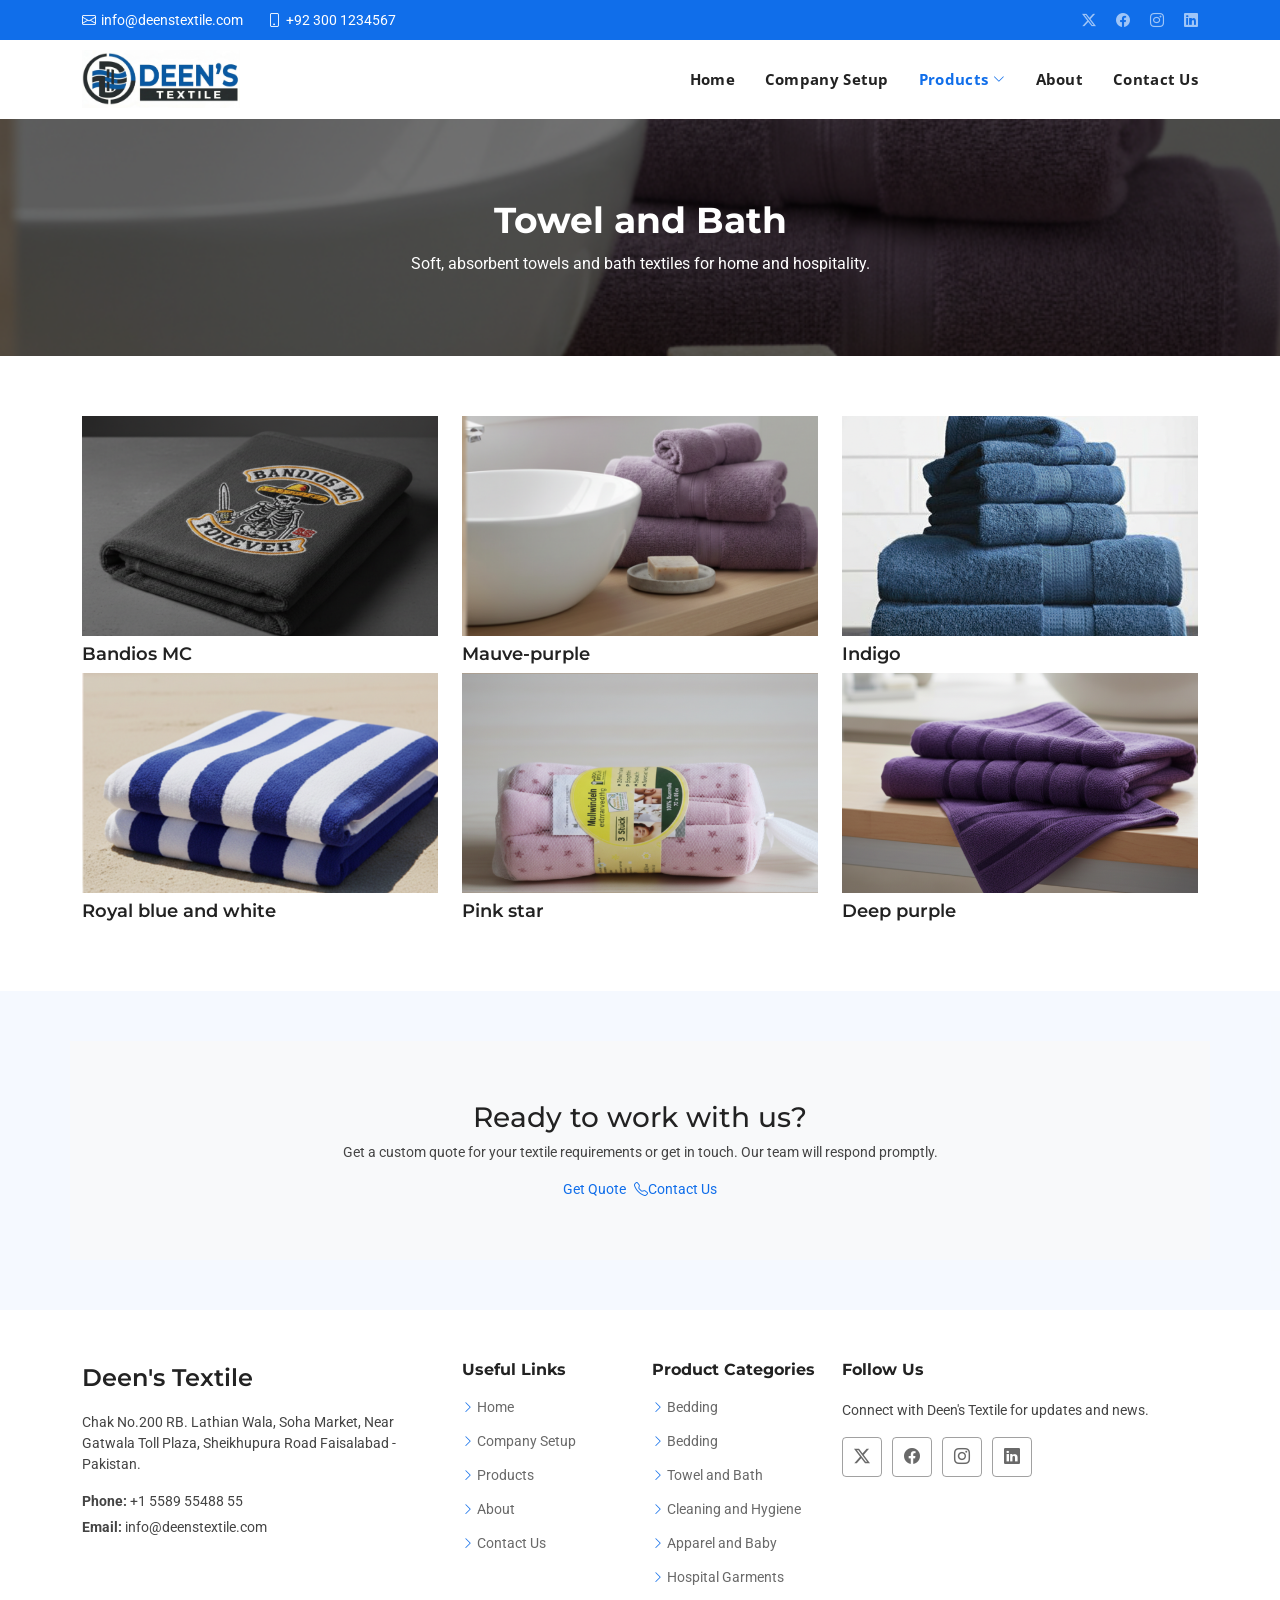
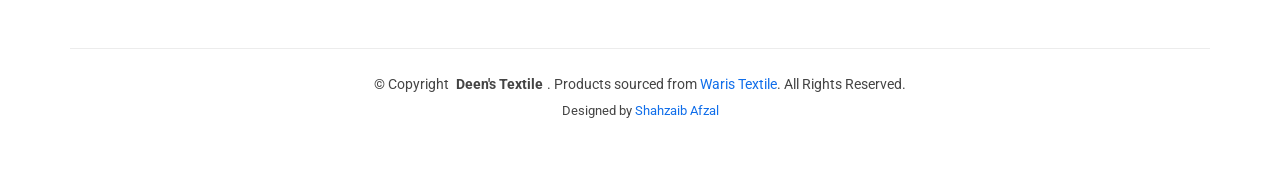
<file: towel-bath.html>
<!DOCTYPE html>
<html lang="en">

<head>
  <meta charset="utf-8">
  <meta content="width=device-width, initial-scale=1.0" name="viewport">
  <title>Towel and Bath - Deen's Textile</title>
  <meta name="description" content="">
  <meta name="keywords" content="">

  <link href="assets/img/favicon.png" rel="icon">
  <link href="assets/img/apple-touch-icon.png" rel="apple-touch-icon">
  <link href="https://fonts.googleapis.com" rel="preconnect">
  <link href="https://fonts.gstatic.com" rel="preconnect" crossorigin>
  <link href="https://fonts.googleapis.com/css2?family=Roboto:ital,wght@0,100;0,300;0,400;0,500;0,700;0,900;1,100;1,300;1,400;1,500;1,700;1,900&family=Open+Sans:ital,wght@0,300;0,400;0,500;0,600;0,700;0,800;1,300;1,400;1,500;1,600;1,700;1,800&family=Montserrat:ital,wght@0,100;0,200;0,300;0,400;0,500;0,600;0,700;0,800;0,900;1,100;1,200;1,300;1,400;1,500;1,600;1,700;1,800;1,900&display=swap" rel="stylesheet">
  <link href="assets/vendor/bootstrap/css/bootstrap.min.css" rel="stylesheet">
  <link href="assets/vendor/bootstrap-icons/bootstrap-icons.css" rel="stylesheet">
  <link href="assets/vendor/aos/aos.css" rel="stylesheet">
  <link href="assets/vendor/glightbox/css/glightbox.min.css" rel="stylesheet">
  <link href="assets/vendor/swiper/swiper-bundle.min.css" rel="stylesheet">
  <link href="assets/css/main.css" rel="stylesheet">
</head>

<body class="towel-bath-page">

  <header id="header" class="header sticky-top">
    <div class="topbar d-flex align-items-center">
      <div class="container d-flex justify-content-center justify-content-md-between">
        <div class="contact-info d-flex align-items-center">
          <i class="bi bi-envelope d-flex align-items-center"><a href="mailto:info@deenstextile.com">info@deenstextile.com</a></i>
          <i class="bi bi-phone d-flex align-items-center ms-4"><span>+92 300 1234567</span></i>
        </div>
        <div class="social-links d-none d-md-flex align-items-center">
          <a href="#" class="twitter"><i class="bi bi-twitter-x"></i></a>
          <a href="#" class="facebook"><i class="bi bi-facebook"></i></a>
          <a href="#" class="instagram"><i class="bi bi-instagram"></i></a>
          <a href="#" class="linkedin"><i class="bi bi-linkedin"></i></a>
        </div>
      </div>
    </div>
    <div class="branding d-flex align-items-cente">
      <div class="container position-relative d-flex align-items-center justify-content-between">
        <a href="index.html" class="logo d-flex align-items-center">
          <img src="assets/img/logo2.png" alt="">
        </a>
        <nav id="navmenu" class="navmenu">
          <ul>
            <li><a href="index.html">Home</a></li>
            <li><a href="company-setup.html">Company Setup</a></li>
            <li class="dropdown">
              <a href="products.html" class="active"><span>Products</span> <i class="bi bi-chevron-down toggle-dropdown"></i></a>
              <ul>
                <li><a href="bedding.html">Bedding</a></li>
                <li><a href="kitchen-towel.html">Kitchen Towel</a></li>
                <li><a href="towel-bath.html" class="active">Towel &amp; Bath</a></li>
                <li><a href="cleaning-hygiene.html">Cleaning &amp; Hygiene</a></li>
                <li><a href="apparel-baby.html">Apparel &amp; Baby</a></li>
                <li><a href="hospital-garments.html">Hospital Garments</a></li>
              </ul>
            </li>
            <li><a href="about.html">About</a></li>
            <li><a href="contact.html">Contact Us</a></li>
          </ul>
          <i class="mobile-nav-toggle d-xl-none bi bi-list"></i>
        </nav>
      </div>
    </div>
  </header>

  <main class="main">

    <section class="page-hero" style="background-image: url('assets/img/towel/product2.png');">
      <div class="container">
        <h1>Towel and Bath</h1>
        <p>Soft, absorbent towels and bath textiles for home and hospitality.</p>
      </div>
    </section>

    <section id="category-gallery" class="portfolio section">
      <div class="container">
        <div class="row gy-4" data-aos="fade-up" data-aos-delay="200">
          <div class="col-lg-4 col-md-6">
            <a href="assets/img/towel/product1.png" title="Premium charcoal-grey bath towel featuring a bold, high-density embroidered 'Bandios MC' skeleton graphic for a rugged, custom look." data-gallery="category-gallery" class="portfolio-item glightbox">
              <img src="assets/img/towel/product1.png" class="img-fluid" alt="Towel and Bath Product 1">
              <div class="portfolio-info">
                <h4>Bandios MC</h4>
              </div>
            </a>
          </div>
          <div class="col-lg-4 col-md-6">
            <a href="assets/img/towel/product2.png" title="A luxurious set of plush, mauve-purple cotton towels, featuring a soft terry texture and elegant ribbed borders for a spa-like bathroom experience" data-gallery="category-gallery" class="portfolio-item glightbox">
              <img src="assets/img/towel/product2.png" class="img-fluid" alt="Towel and Bath Product 2">
              <div class="portfolio-info">
                <h4>Mauve-purple</h4>
              </div>
            </a>
          </div>
          <div class="col-lg-4 col-md-6">
            <a href="assets/img/towel/product3.png" title="A stack of deep indigo, ultra-absorbent cotton towels featuring a thick terry pile and decorative herringbone dobby borders for a modern, high-end finish" data-gallery="category-gallery" class="portfolio-item glightbox">
              <img src="assets/img/towel/product3.png" class="img-fluid" alt="Towel and Bath Product 3">
              <div class="portfolio-info">
                <h4>Indigo</h4>
              </div>
            </a>
          </div>
        </div>
        <div class="row gy-4" data-aos="fade-up" data-aos-delay="200">
          <div class="col-lg-4 col-md-6">
            <a href="assets/img/towel/product4.png" title="A vibrant royal blue and white cabana-striped beach towel, crafted from soft, quick-dry terry fabric and designed for ultimate comfort on the sand." data-gallery="category-gallery" class="portfolio-item glightbox">
              <img src="assets/img/towel/product4.png" class="img-fluid" alt="Towel and Bath Product 1">
              <div class="portfolio-info">
                <h4>Royal blue and white</h4>
              </div>
            </a>
          </div>
          <div class="col-lg-4 col-md-6">
            <a href="assets/img/towel/product5.png" title="A soft, pink 100% cotton muslin baby towel set featuring a delicate star print, designed for extra-gentle care of an infant's sensitive skin." data-gallery="category-gallery" class="portfolio-item glightbox">
              <img src="assets/img/towel/product5.png" class="img-fluid" alt="Towel and Bath Product 2">
              <div class="portfolio-info">
                <h4>Pink star</h4>
              </div>
            </a>
          </div>
          <div class="col-lg-4 col-md-6">
            <a href="assets/img/towel/product7.png" title="A soft, deep purple cotton towel set featuring a stylish vertical ribbed texture and a plush, absorbent finish for a modern bathroom touch" data-gallery="category-gallery" class="portfolio-item glightbox">
              <img src="assets/img/towel/product7.png" class="img-fluid" alt="Towel and Bath Product 3">
              <div class="portfolio-info">
                <h4>Deep purple</h4>
              </div>
            </a>
          </div>
        </div>
      </div>
    </section>
  </main>

  <footer id="footer" class="footer">
    <div class="footer-newsletter">
      <div class="container">
        <div class="row justify-content-center text-center">
          <section id="cta" class="cta section" style="background-color: #f8f9fa;">

            <div class="container" data-aos="fade-up">
              <div class="row justify-content-center text-center">
                <div class="col-lg-8">
                  <h3>Ready to work with us?</h3>
                  <p>Get a custom quote for your textile requirements or get in touch. Our team will respond promptly.</p>
                  <div class="d-flex flex-wrap justify-content-center gap-2">
                    <a href="contact.html" class="btn-get-started">Get Quote</a>
                    <a href="contact.html" class="btn-watch-video d-flex align-items-center"><i class="bi bi-telephone"></i><span>Contact Us</span></a>
                  </div>
                </div>
              </div>
            </div>
      
          </section>
        </div>
      </div>
    </div>
    <div class="container footer-top">
      <div class="row gy-4">
        <div class="col-lg-4 col-md-6 footer-about">
          <a href="index.html" class="d-flex align-items-center"><span class="sitename">Deen's Textile</span></a>
          <div class="footer-contact pt-3">
            <p>Chak No.200 RB. Lathian Wala, Soha Market, Near Gatwala Toll Plaza, Sheikhupura Road Faisalabad - Pakistan.</p>
            <p class="mt-3"><strong>Phone:</strong> <span>+1 5589 55488 55</span></p>
          <p><strong>Email:</strong> <span>info@deenstextile.com</span></p>
          </div>
        </div>
        <div class="col-lg-2 col-md-3 footer-links">
          <h4>Useful Links</h4>
          <ul>
            <li><i class="bi bi-chevron-right"></i> <a href="index.html">Home</a></li>
            <li><i class="bi bi-chevron-right"></i> <a href="company-setup.html">Company Setup</a></li>
            <li><i class="bi bi-chevron-right"></i> <a href="products.html">Products</a></li>
            <li><i class="bi bi-chevron-right"></i> <a href="about.html">About</a></li>
            <li><i class="bi bi-chevron-right"></i> <a href="contact.html">Contact Us</a></li>
          </ul>
        </div>
        <div class="col-lg-2 col-md-3 footer-links">
          <h4>Product Categories</h4>
          <ul>
            <li><i class="bi bi-chevron-right"></i> <a href="bedding.html">Bedding</a></li>
            <li><i class="bi bi-chevron-right"></i> <a href="kitchen-towel.html">Bedding</a></li>
            <li><i class="bi bi-chevron-right"></i> <a href="towel-bath.html">Towel and Bath</a></li>
            <li><i class="bi bi-chevron-right"></i> <a href="cleaning-hygiene.html">Cleaning and Hygiene</a></li>
            <li><i class="bi bi-chevron-right"></i> <a href="apparel-baby.html">Apparel and Baby</a></li>
            <li><i class="bi bi-chevron-right"></i> <a href="hospital-garments.html">Hospital Garments</a></li>
          </ul>
        </div>
        <div class="col-lg-4 col-md-12">
          <h4>Follow Us</h4>
          <p>Connect with Deen's Textile for updates and news.</p>
          <div class="social-links d-flex">
            <a href=""><i class="bi bi-twitter-x"></i></a>
            <a href=""><i class="bi bi-facebook"></i></a>
            <a href=""><i class="bi bi-instagram"></i></a>
            <a href=""><i class="bi bi-linkedin"></i></a>
          </div>
        </div>
      </div>
    </div>
    <div class="container copyright text-center mt-4">
      <p>© <span>Copyright</span> <strong class="px-1 sitename">Deen's Textile</strong>. <span>Products sourced from <a href="https://waris-textile.vercel.app/">Waris Textile</a>. All Rights Reserved.</span></p>
      <div class="credits">
        Designed by <a href="https://shahzaibs-portfolio.vercel.app/">Shahzaib Afzal</a>
      </div>
    </div>
  </footer>

  <a href="#" id="scroll-top" class="scroll-top d-flex align-items-center justify-content-center"><i class="bi bi-arrow-up-short"></i></a>
  <div id="preloader"><div></div><div></div><div></div><div></div></div>
  <script src="assets/vendor/bootstrap/js/bootstrap.bundle.min.js"></script>
  <script src="assets/vendor/php-email-form/validate.js"></script>
  <script src="assets/vendor/aos/aos.js"></script>
  <script src="assets/vendor/glightbox/js/glightbox.min.js"></script>
  <script src="assets/vendor/waypoints/noframework.waypoints.js"></script>
  <script src="assets/vendor/purecounter/purecounter_vanilla.js"></script>
  <script src="assets/vendor/swiper/swiper-bundle.min.js"></script>
  <script src="assets/vendor/imagesloaded/imagesloaded.pkgd.min.js"></script>
  <script src="assets/vendor/isotope-layout/isotope.pkgd.min.js"></script>
  <script src="assets/js/main.js"></script>
</body>

</html>
</file>
<file: assets/css/main.css>
/**
* Template Name: BizLand
* Template URL: https://bootstrapmade.com/bizland-bootstrap-business-template/
* Updated: Dec 05 2024 with Bootstrap v5.3.3
* Author: BootstrapMade.com
* License: https://bootstrapmade.com/license/
*/

/*--------------------------------------------------------------
# Font & Color Variables
# Help: https://bootstrapmade.com/color-system/
--------------------------------------------------------------*/
/* Fonts */
:root {
  --default-font: "Roboto",  system-ui, -apple-system, "Segoe UI", Roboto, "Helvetica Neue", Arial, "Noto Sans", "Liberation Sans", sans-serif, "Apple Color Emoji", "Segoe UI Emoji", "Segoe UI Symbol", "Noto Color Emoji";
  --heading-font: "Montserrat",  sans-serif;
  --nav-font: "Open Sans",  sans-serif;
}

/* Global Colors - The following color variables are used throughout the website. Updating them here will change the color scheme of the entire website */
:root { 
  --background-color: #ffffff; /* Background color for the entire website, including individual sections */
  --default-color: #444444; /* Default color used for the majority of the text content across the entire website */
  --heading-color: #222222; /* Color for headings, subheadings and title throughout the website */
  --accent-color: #106eea; /* Accent color that represents your brand on the website. It's used for buttons, links, and other elements that need to stand out */
  --surface-color: #ffffff; /* The surface color is used as a background of boxed elements within sections, such as cards, icon boxes, or other elements that require a visual separation from the global background. */
  --contrast-color: #ffffff; /* Contrast color for text, ensuring readability against backgrounds of accent, heading, or default colors. */
}

/* Nav Menu Colors - The following color variables are used specifically for the navigation menu. They are separate from the global colors to allow for more customization options */
:root {
  --nav-color: #222222;  /* The default color of the main navmenu links */
  --nav-hover-color: #106eea; /* Applied to main navmenu links when they are hovered over or active */
  --nav-mobile-background-color: #ffffff; /* Used as the background color for mobile navigation menu */
  --nav-dropdown-background-color: #ffffff; /* Used as the background color for dropdown items that appear when hovering over primary navigation items */
  --nav-dropdown-color: #222222; /* Used for navigation links of the dropdown items in the navigation menu. */
  --nav-dropdown-hover-color: #106eea; /* Similar to --nav-hover-color, this color is applied to dropdown navigation links when they are hovered over. */
}

/* Color Presets - These classes override global colors when applied to any section or element, providing reuse of the sam color scheme. */

.light-background {
  --background-color: #f5f9ff;
  --surface-color: #ffffff;
}

.dark-background {
  --background-color: #060606;
  --default-color: #ffffff;
  --heading-color: #ffffff;
  --surface-color: #252525;
  --contrast-color: #ffffff;
}

/* Smooth scroll */
:root {
  scroll-behavior: smooth;
}

/*--------------------------------------------------------------
# General Styling & Shared Classes
--------------------------------------------------------------*/
body {
  color: var(--default-color);
  background-color: var(--background-color);
  font-family: var(--default-font);
}

a {
  color: var(--accent-color);
  text-decoration: none;
  transition: 0.3s;
}

a:hover {
  color: color-mix(in srgb, var(--accent-color), transparent 25%);
  text-decoration: none;
}

h1,
h2,
h3,
h4,
h5,
h6 {
  color: var(--heading-color);
  font-family: var(--heading-font);
}

/* PHP Email Form Messages
------------------------------*/
.php-email-form .error-message {
  display: none;
  background: #df1529;
  color: #ffffff;
  text-align: left;
  padding: 15px;
  margin-bottom: 24px;
  font-weight: 600;
}

.php-email-form .sent-message {
  display: none;
  color: #ffffff;
  background: #059652;
  text-align: center;
  padding: 15px;
  margin-bottom: 24px;
  font-weight: 600;
}

.php-email-form .loading {
  display: none;
  background: var(--surface-color);
  text-align: center;
  padding: 15px;
  margin-bottom: 24px;
}

.php-email-form .loading:before {
  content: "";
  display: inline-block;
  border-radius: 50%;
  width: 24px;
  height: 24px;
  margin: 0 10px -6px 0;
  border: 3px solid var(--accent-color);
  border-top-color: var(--surface-color);
  animation: php-email-form-loading 1s linear infinite;
}

@keyframes php-email-form-loading {
  0% {
    transform: rotate(0deg);
  }

  100% {
    transform: rotate(360deg);
  }
}

/*--------------------------------------------------------------
# Global Header
--------------------------------------------------------------*/
.header {
  color: var(--default-color);
  transition: box-shadow 0.3s ease;
  z-index: 997;
  background-color: var(--background-color);
}

.header .topbar {
  background-color: var(--accent-color);
  height: 40px;
  padding: 0;
  font-size: 14px;
  transition: height 0.3s ease, visibility 0.3s ease;
}

.header .topbar .contact-info i {
  font-style: normal;
  color: var(--contrast-color);
}

.header .topbar .contact-info i a,
.header .topbar .contact-info i span {
  padding-left: 5px;
  color: var(--contrast-color);
}

@media (max-width: 575px) {

  .header .topbar .contact-info i a,
  .header .topbar .contact-info i span {
    font-size: 13px;
  }
}

.header .topbar .contact-info i a {
  line-height: 0;
  transition: 0.3s;
}

.header .topbar .contact-info i a:hover {
  color: var(--contrast-color);
  text-decoration: underline;
}

.header .topbar .social-links a {
  color: color-mix(in srgb, var(--contrast-color), transparent 40%);
  line-height: 0;
  transition: 0.3s;
  margin-left: 20px;
}

.header .topbar .social-links a:hover {
  color: var(--contrast-color);
}

.header .branding {
  background-color: var(--background-color);
  min-height: 60px;
  padding: 10px 0;
  transition: min-height 0.3s ease, padding 0.3s ease;
}

.header .branding.nav-fixed {
  position: fixed;
  top: 0;
  left: 0;
  right: 0;
  width: 100%;
  z-index: 997;
  box-shadow: 0 2px 12px rgba(0, 0, 0, 0.12);
}

.header .logo {
  line-height: 1;
}

.header .logo img {
  max-height: 58px;
  margin-right: 8px;
  transition: max-height 0.3s ease;
}

.header .logo h1 {
  font-size: 30px;
  margin: 0;
  font-weight: 700;
  color: var(--heading-color);
  transition: font-size 0.3s ease;
}

@media (max-width: 575.98px) {
  .header .logo img {
    max-height: 40px;
    margin-left: 5px;
  }
}

/* Disable Bootstrap sticky-top on header; nav bar (branding) uses position: sticky instead */
.header.sticky-top {
  position: static;
}

/*--------------------------------------------------------------
# Navigation Menu
--------------------------------------------------------------*/
/* Navmenu - Desktop */
@media (min-width: 1200px) {
  .navmenu {
    padding: 0;
  }

  .navmenu ul {
    margin: 0;
    padding: 0;
    display: flex;
    list-style: none;
    align-items: center;
  }

  .navmenu li {
    position: relative;
  }

  .navmenu a,
  .navmenu a:focus {
    color: var(--nav-color);
    padding: 18px 15px;
    font-size: 15px;
    font-family: var(--nav-font);
    font-weight: 700;
    letter-spacing: 0.02em;
    display: flex;
    align-items: center;
    justify-content: space-between;
    white-space: nowrap;
    transition: 0.3s;
  }

  .navmenu a i,
  .navmenu a:focus i {
    font-size: 12px;
    line-height: 0;
    margin-left: 5px;
    transition: 0.3s;
  }

  .navmenu li:last-child a {
    padding-right: 0;
  }

  .navmenu li:hover>a,
  .navmenu .active,
  .navmenu .active:focus {
    color: var(--nav-hover-color);
  }

  .scrolled .navmenu a,
  .scrolled .navmenu a:focus {
    padding: 12px 15px;
    font-size: 14px;
  }

  .navmenu .dropdown ul {
    margin: 0;
    padding: 10px 0;
    background: var(--nav-dropdown-background-color);
    display: block;
    position: absolute;
    visibility: hidden;
    left: 14px;
    top: 130%;
    opacity: 0;
    transition: 0.3s;
    border-radius: 4px;
    z-index: 99;
    box-shadow: 0px 0px 30px rgba(0, 0, 0, 0.1);
  }

  .navmenu .dropdown ul li {
    min-width: 200px;
  }

  .navmenu .dropdown ul a {
    padding: 10px 20px;
    font-size: 15px;
    text-transform: none;
    color: var(--nav-dropdown-color);
  }

  .navmenu .dropdown ul a i {
    font-size: 12px;
  }

  .navmenu .dropdown ul a:hover,
  .navmenu .dropdown ul .active:hover,
  .navmenu .dropdown ul li:hover>a {
    color: var(--nav-dropdown-hover-color);
  }

  .navmenu .dropdown:hover>ul {
    opacity: 1;
    top: 100%;
    visibility: visible;
  }

  .navmenu .dropdown .dropdown ul {
    top: 0;
    left: -90%;
    visibility: hidden;
  }

  .navmenu .dropdown .dropdown:hover>ul {
    opacity: 1;
    top: 0;
    left: -100%;
    visibility: visible;
  }
}

/* Navmenu - Mobile */
@media (max-width: 1199px) {
  .mobile-nav-toggle {
    color: var(--nav-color);
    font-size: 28px;
    line-height: 0;
    margin-right: 10px;
    cursor: pointer;
    transition: color 0.3s;
  }

  .navmenu {
    padding: 0;
    z-index: 9997;
  }

  .navmenu ul {
    display: none;
    list-style: none;
    position: absolute;
    inset: 60px 20px 20px 20px;
    padding: 10px 0;
    margin: 0;
    border-radius: 6px;
    background-color: var(--nav-mobile-background-color);
    overflow-y: auto;
    transition: 0.3s;
    z-index: 9998;
    box-shadow: 0px 0px 30px rgba(0, 0, 0, 0.1);
  }

  .navmenu a,
  .navmenu a:focus {
    color: var(--nav-dropdown-color);
    padding: 10px 20px;
    font-family: var(--nav-font);
    font-size: 17px;
    font-weight: 700;
    letter-spacing: 0.02em;
    display: flex;
    align-items: center;
    justify-content: space-between;
    white-space: nowrap;
    transition: 0.3s;
  }

  .navmenu a i,
  .navmenu a:focus i {
    font-size: 12px;
    line-height: 0;
    margin-left: 5px;
    width: 30px;
    height: 30px;
    display: flex;
    align-items: center;
    justify-content: center;
    border-radius: 50%;
    transition: 0.3s;
    background-color: color-mix(in srgb, var(--accent-color), transparent 90%);
  }

  .navmenu a i:hover,
  .navmenu a:focus i:hover {
    background-color: var(--accent-color);
    color: var(--contrast-color);
  }

  .navmenu a:hover,
  .navmenu .active,
  .navmenu .active:focus {
    color: var(--nav-dropdown-hover-color);
  }

  .navmenu .active i,
  .navmenu .active:focus i {
    background-color: var(--accent-color);
    color: var(--contrast-color);
    transform: rotate(180deg);
  }

  .navmenu .dropdown ul {
    position: static;
    display: none;
    z-index: 99;
    padding: 10px 0;
    margin: 10px 20px;
    background-color: var(--nav-dropdown-background-color);
    border: 1px solid color-mix(in srgb, var(--default-color), transparent 90%);
    box-shadow: none;
    transition: all 0.5s ease-in-out;
  }

  .navmenu .dropdown ul ul {
    background-color: rgba(33, 37, 41, 0.1);
  }

  .navmenu .dropdown>.dropdown-active {
    display: block;
    background-color: rgba(33, 37, 41, 0.03);
  }

  .mobile-nav-active {
    overflow: hidden;
  }

  .mobile-nav-active .mobile-nav-toggle {
    color: #fff;
    position: absolute;
    font-size: 32px;
    top: 15px;
    right: 15px;
    margin-right: 0;
    z-index: 9999;
  }

  .mobile-nav-active .navmenu {
    position: fixed;
    overflow: hidden;
    inset: 0;
    background: rgba(33, 37, 41, 0.8);
    transition: 0.3s;
  }

  .mobile-nav-active .navmenu>ul {
    display: block;
  }
}

/*--------------------------------------------------------------
# Global Footer
--------------------------------------------------------------*/
.footer {
  color: var(--default-color);
  background-color: var(--background-color);
  font-size: 14px;
  padding-bottom: 50px;
  position: relative;
}

.footer .footer-newsletter {
  background-color: color-mix(in srgb, var(--accent-color), transparent 96%);
  padding: 50px 0;
}

.footer .footer-newsletter h4 {
  font-size: 24px;
}

.footer .footer-newsletter .newsletter-form {
  margin-top: 30px;
  margin-bottom: 15px;
  padding: 6px 8px;
  position: relative;
  background-color: var(--surface-color);
  border: 1px solid color-mix(in srgb, var(--accent-color), transparent 80%);
  box-shadow: 0px 2px 25px rgba(0, 0, 0, 0.1);
  display: flex;
  transition: 0.3s;
  border-radius: 4px;
}

.footer .footer-newsletter .newsletter-form:focus-within {
  border-color: var(--accent-color);
}

.footer .footer-newsletter .newsletter-form input[type=email] {
  border: 0;
  padding: 4px;
  width: 100%;
  background-color: var(--surface-color);
  color: var(--default-color);
}

.footer .footer-newsletter .newsletter-form input[type=email]:focus-visible {
  outline: none;
}

.footer .footer-newsletter .newsletter-form input[type=submit] {
  border: 0;
  font-size: 16px;
  padding: 0 20px;
  margin: -7px -8px -7px 0;
  background: var(--accent-color);
  color: var(--contrast-color);
  transition: 0.3s;
  border-radius: 0 4px 4px 0;
}

.footer .footer-newsletter .newsletter-form input[type=submit]:hover {
  background: color-mix(in srgb, var(--accent-color), transparent 20%);
}

.footer .footer-top {
  padding-top: 50px;
}

.footer .social-links a {
  display: flex;
  align-items: center;
  justify-content: center;
  width: 40px;
  height: 40px;
  border-radius: 4px;
  border: 1px solid color-mix(in srgb, var(--default-color), transparent 50%);
  font-size: 16px;
  color: color-mix(in srgb, var(--default-color), transparent 20%);
  margin-right: 10px;
  transition: 0.3s;
}

.footer .social-links a:hover {
  color: var(--accent-color);
  border-color: var(--accent-color);
}

.footer h4 {
  font-size: 16px;
  font-weight: bold;
  position: relative;
  padding-bottom: 12px;
}

.footer .footer-links {
  margin-bottom: 30px;
}

.footer .footer-links ul {
  list-style: none;
  padding: 0;
  margin: 0;
}

.footer .footer-links ul i {
  margin-right: 3px;
  font-size: 12px;
  line-height: 0;
  color: var(--accent-color);
}

.footer .footer-links ul li {
  padding: 10px 0;
  display: flex;
  align-items: center;
}

.footer .footer-links ul li:first-child {
  padding-top: 0;
}

.footer .footer-links ul a {
  display: inline-block;
  color: color-mix(in srgb, var(--default-color), transparent 20%);
  line-height: 1;
}

.footer .footer-links ul a:hover {
  color: var(--accent-color);
}

.footer .footer-about a {
  color: var(--heading-color);
  font-size: 24px;
  font-weight: 600;
  font-family: var(--heading-font);
}

.footer .footer-contact p {
  margin-bottom: 5px;
}

.footer .copyright {
  padding-top: 25px;
  padding-bottom: 25px;
  border-top: 1px solid color-mix(in srgb, var(--default-color), transparent 90%);
}

.footer .copyright p {
  margin-bottom: 0;
}

.footer .credits {
  margin-top: 6px;
  font-size: 13px;
}

/*--------------------------------------------------------------
# Preloader
--------------------------------------------------------------*/
#preloader {
  position: fixed;
  inset: 0;
  z-index: 9999;
  overflow: hidden;
  background-color: var(--background-color);
  transition: all 0.6s ease-out;
  width: 100%;
  height: 100vh;
  display: flex;
  align-items: center;
  justify-content: center;
}

#preloader div {
  width: 13px;
  height: 13px;
  background-color: var(--accent-color);
  border-radius: 50%;
  animation-timing-function: cubic-bezier(0, 1, 1, 0);
  position: static;
  margin: 0 6px;
}

#preloader div:nth-child(1) {
  left: calc(50% + 8px);
  animation: animate-preloader-1 0.6s infinite;
}

#preloader div:nth-child(2) {
  left: calc(50% + 8px);
  animation: animate-preloader-2 0.6s infinite;
}

#preloader div:nth-child(3) {
  left: calc(50% + 32px);
  animation: animate-preloader-2 0.6s infinite;
}

#preloader div:nth-child(4) {
  left: calc(50% + 56px);
  animation: animate-preloader-3 0.6s infinite;
}

@keyframes animate-preloader-1 {
  0% {
    transform: scale(0);
  }

  100% {
    transform: scale(1);
  }
}

@keyframes animate-preloader-3 {
  0% {
    transform: scale(1);
  }

  100% {
    transform: scale(0);
  }
}

@keyframes animate-preloader-2 {
  0% {
    transform: translate(0, 0);
  }

  100% {
    transform: translate(24px, 0);
  }
}

/*--------------------------------------------------------------
# Scroll Top Button
--------------------------------------------------------------*/
.scroll-top {
  position: fixed;
  visibility: hidden;
  opacity: 0;
  right: 15px;
  bottom: 15px;
  z-index: 99999;
  background-color: var(--accent-color);
  width: 40px;
  height: 40px;
  border-radius: 4px;
  transition: all 0.4s;
}

.scroll-top i {
  font-size: 24px;
  color: var(--contrast-color);
  line-height: 0;
}

.scroll-top:hover {
  background-color: color-mix(in srgb, var(--accent-color), transparent 20%);
  color: var(--contrast-color);
}

.scroll-top.active {
  visibility: visible;
  opacity: 1;
}

/*--------------------------------------------------------------
# Disable aos animation delay on mobile devices
--------------------------------------------------------------*/
@media screen and (max-width: 768px) {
  [data-aos-delay] {
    transition-delay: 0 !important;
  }
}

/*--------------------------------------------------------------
# Global Page Titles & Breadcrumbs
--------------------------------------------------------------*/
.page-title {
  --background-color: color-mix(in srgb, var(--default-color), transparent 96%);
  color: var(--default-color);
  background-color: var(--background-color);
  padding: 25px 0;
  position: relative;
}

.page-title h1 {
  font-size: 24px;
  font-weight: 600;
}

.page-title .breadcrumbs ol {
  display: flex;
  flex-wrap: wrap;
  list-style: none;
  padding: 0;
  margin: 0;
  font-size: 14px;
  font-weight: 400;
}

.page-title .breadcrumbs ol li+li {
  padding-left: 10px;
}

.page-title .breadcrumbs ol li+li::before {
  content: "/";
  display: inline-block;
  padding-right: 10px;
  color: color-mix(in srgb, var(--default-color), transparent 70%);
}

/*--------------------------------------------------------------
# Global Sections
--------------------------------------------------------------*/
section,
.section {
  color: var(--default-color);
  background-color: var(--background-color);
  padding: 60px 0;
  scroll-margin-top: 78px;
  overflow: clip;
}

@media (max-width: 1199px) {

  section,
  .section {
    scroll-margin-top: 60px;
  }
}

/*--------------------------------------------------------------
# Global Section Titles
--------------------------------------------------------------*/
.section-title {
  text-align: center;
  padding-bottom: 60px;
  position: relative;
}

.section-title h2 {
  font-size: 13px;
  letter-spacing: 1px;
  font-weight: 700;
  padding: 8px 20px;
  margin: 0;
  background: color-mix(in srgb, var(--accent-color), transparent 90%);
  color: var(--accent-color);
  display: inline-block;
  text-transform: uppercase;
  border-radius: 50px;
  font-family: var(--default-font);
}

.section-title p {
  color: var(--heading-color);
  margin: 10px 0 0 0;
  font-size: 32px;
  font-weight: 700;
  font-family: var(--heading-font);
}

.section-title p .description-title {
  color: var(--accent-color);
}

/*--------------------------------------------------------------
# Hero Section
--------------------------------------------------------------*/
.hero {
  width: 100%;
  min-height: 50vh;
  position: relative;
  padding: 60px 0;
  display: flex;
  align-items: center;
  background: url("../img/hero-bg.jpg") top left;
  background-size: cover;
}

.hero:before {
  content: "";
  background: color-mix(in srgb, var(--background-color), transparent 30%);
  position: absolute;
  bottom: 0;
  top: 0;
  left: 0;
  right: 0;
}

.hero .container {
  position: relative;
}

.hero h1 {
  margin: 0;
  font-size: 48px;
  font-weight: 700;
  line-height: 56px;
}

.hero h1 span {
  color: var(--accent-color);
}

.hero p {
  color: color-mix(in srgb, var(--default-color), transparent 30%);
  margin: 5px 0 30px 0;
  font-size: 20px;
  font-weight: 400;
}

.hero .btn-get-started {
  color: var(--contrast-color);
  background: var(--accent-color);
  font-family: var(--heading-font);
  font-weight: 400;
  font-size: 16px;
  letter-spacing: 1px;
  display: inline-block;
  padding: 12px 30px;
  border-radius: 4px;
  transition: 0.5s;
  box-shadow: 0 8px 28px rgba(0, 0, 0, 0.1);
}

.hero .btn-get-started:hover {
  color: var(--contrast-color);
  background: color-mix(in srgb, var(--accent-color), transparent 15%);
  box-shadow: 0 8px 28px rgba(0, 0, 0, 0.1);
}

/* Outline button (border + hover) for section CTAs */
.btn-outline {
  display: inline-block;
  padding: 12px 30px;
  font-family: var(--heading-font);
  font-weight: 500;
  font-size: 16px;
  color: var(--accent-color);
  background: transparent;
  border: 2px solid var(--accent-color);
  border-radius: 4px;
  text-decoration: none;
  transition: all 0.3s ease;
}

.btn-outline:hover {
  color: var(--contrast-color);
  background: var(--accent-color);
  border-color: var(--accent-color);
  box-shadow: 0 4px 15px rgba(0, 0, 0, 0.15);
}

.hero .btn-watch-video {
  font-size: 16px;
  transition: 0.5s;
  margin-left: 25px;
  color: white;
  font-weight: 600;
}

.hero .btn-watch-video i {
  color: var(--accent-color);
  font-size: 32px;
  transition: 0.3s;
  line-height: 0;
  margin-right: 8px;
}

.hero .btn-watch-video:hover {
  color: var(--accent-color);
}

.hero .btn-watch-video:hover i {
  color: color-mix(in srgb, var(--accent-color), transparent 15%);
}

.hero .animated {
  animation: up-down 2s ease-in-out infinite alternate-reverse both;
}

@media (max-width: 640px) {
  .hero h1 {
    font-size: 28px;
    line-height: 36px;
  }

  .hero p {
    font-size: 18px;
    line-height: 24px;
    margin-bottom: 30px;
  }

  .hero .btn-get-started,
  .hero .btn-watch-video {
    font-size: 13px;
  }
}

@keyframes up-down {
  0% {
    transform: translateY(10px);
  }

  100% {
    transform: translateY(-10px);
  }
}

/*--------------------------------------------------------------
# Featured Services Section
--------------------------------------------------------------*/
.featured-services .service-item {
  background-color: var(--surface-color);
  box-shadow: 0px 0 25px 0 rgba(0, 0, 0, 0.1);
  padding: 50px 30px;
  transition: all 0.3s ease-in-out;
  height: 100%;
  position: relative;
  z-index: 1;
}

.featured-services .service-item:before {
  content: "";
  position: absolute;
  background: var(--accent-color);
  inset: 100% 0 0 0;
  transition: all 0.3s;
  z-index: -1;
}

.featured-services .service-item .icon {
  margin-bottom: 10px;
}

.featured-services .service-item .icon i {
  color: var(--accent-color);
  font-size: 36px;
  transition: ease-in-out 0.3s;
}

.featured-services .service-item h4 {
  font-weight: 700;
  margin-bottom: 15px;
  font-size: 20px;
}

.featured-services .service-item h4 a {
  color: var(--heading-color);
  transition: ease-in-out 0.3s;
}

.featured-services .service-item p {
  line-height: 24px;
  font-size: 14px;
  margin-bottom: 0;
  transition: ease-in-out 0.3s;
}

.featured-services .service-item:hover h4 a,
.featured-services .service-item:hover .icon i,
.featured-services .service-item:hover p {
  color: var(--contrast-color);
}

.featured-services .service-item:hover:before {
  background: var(--accent-color);
  inset: 0;
  border-radius: 0px;
}

/*--------------------------------------------------------------
# About Section
--------------------------------------------------------------*/
.about .about-content h3 {
  font-weight: 700;
  font-size: 26px;
}

.about .about-content ul {
  list-style: none;
  padding: 0;
}

.about .about-content ul li {
  display: flex;
  align-items: flex-start;
  margin-bottom: 35px;
}

.about .about-content ul li:first-child {
  margin-top: 35px;
}

.about .about-content ul i {
  background: var(--surface-color);
  box-shadow: 0px 6px 15px rgba(0, 0, 0, 0.1);
  display: flex;
  align-items: center;
  justify-content: center;
  flex-shrink: 0;
  width: 64px;
  height: 64px;
  font-size: 24px;
  margin-right: 15px;
  color: var(--accent-color);
  border-radius: 50px;
}

.about .about-content ul h4 {
  font-size: 18px;
  font-weight: 600;
}

.about .about-content ul p {
  font-size: 15px;
}

.about .about-content p:last-child {
  margin-bottom: 0;
}

/*--------------------------------------------------------------
# Skills Section
--------------------------------------------------------------*/
.skills .progress {
  height: 60px;
  display: block;
  background: none;
  border-radius: 0;
}

.skills .progress .skill {
  color: var(--heading-color);
  padding: 0;
  margin: 0 0 6px 0;
  text-transform: uppercase;
  display: block;
  font-weight: 600;
  font-family: var(--heading-font);
}

.skills .progress .skill .val {
  float: right;
  font-style: normal;
}

.skills .progress-bar-wrap {
  background: color-mix(in srgb, var(--default-color), transparent 90%);
  height: 10px;
}

.skills .progress-bar {
  width: 1px;
  height: 10px;
  transition: 0.9s;
  background-color: var(--accent-color);
}

/*--------------------------------------------------------------
# Stats Section
--------------------------------------------------------------*/
.stats i {
  background-color: var(--accent-color);
  color: var(--contrast-color);
  border: 6px solid var(--surface-color);
  width: 64px;
  height: 64px;
  font-size: 24px;
  border-radius: 50px;
  display: inline-flex;
  align-items: center;
  justify-content: center;
  position: relative;
  z-index: 1;
}

.stats .stats-item {
  background-color: color-mix(in srgb, var(--accent-color), transparent 95%);
  margin-top: -32px;
  padding: 40px 30px 35px 30px;
  width: 100%;
  position: relative;
  text-align: center;
  border-radius: 4px;
  z-index: 0;
}

.stats .stats-item span {
  font-size: 36px;
  display: block;
  font-weight: 700;
}

.stats .stats-item p {
  padding: 0;
  margin: 0;
  font-family: var(--heading-font);
  font-size: 16px;
}

/*--------------------------------------------------------------
# Clients Section
--------------------------------------------------------------*/
.clients {
  padding: 25px 0;
}

.clients .swiper {
  padding: 10px 0;
}

.clients .swiper-wrapper {
  height: auto;
}

.clients .swiper-slide img {
  transition: 0.3s;
}

.clients .swiper-slide img:hover {
  transform: scale(1.1);
}

/*--------------------------------------------------------------
# Services Section
--------------------------------------------------------------*/
.services .service-item {
  background-color: var(--surface-color);
  text-align: center;
  border: 1px solid color-mix(in srgb, var(--default-color), transparent 85%);
  padding: 80px 20px;
  transition: border ease-in-out 0.3s;
  height: 100%;
}

.services .service-item .icon {
  margin: 0 auto;
  width: 64px;
  height: 64px;
  background: var(--accent-color);
  border-radius: 4px;
  display: flex;
  align-items: center;
  justify-content: center;
  margin-bottom: 20px;
  transition: 0.3s;
}

.services .service-item .icon i {
  color: var(--contrast-color);
  font-size: 28px;
  transition: ease-in-out 0.3s;
}

.services .service-item h3 {
  font-weight: 700;
  margin: 10px 0 15px 0;
  font-size: 22px;
  transition: 0.3s;
}

.services .service-item p {
  line-height: 24px;
  font-size: 14px;
  margin-bottom: 0;
}

.services .service-item:hover {
  border-color: var(--accent-color);
}

.services .service-item:hover h3 {
  color: var(--accent-color);
}

/*--------------------------------------------------------------
# Testimonials Section
--------------------------------------------------------------*/
.testimonials {
  padding: 80px 0;
  position: relative;
}

.testimonials:before {
  content: "";
  background: color-mix(in srgb, var(--background-color), transparent 30%);
  position: absolute;
  inset: 0;
  z-index: 2;
}

.testimonials .testimonials-bg {
  position: absolute;
  inset: 0;
  display: block;
  width: 100%;
  height: 100%;
  object-fit: cover;
  z-index: 1;
}

.testimonials .container {
  position: relative;
  z-index: 3;
}

.testimonials .testimonials-carousel,
.testimonials .testimonials-slider {
  overflow: hidden;
}

.testimonials .testimonial-item {
  text-align: center;
}

.testimonials .testimonial-item .testimonial-img {
  width: 100px;
  border-radius: 50%;
  border: 6px solid color-mix(in srgb, var(--default-color), transparent 85%);
  margin: 0 auto;
}

.testimonials .testimonial-item h3 {
  font-size: 20px;
  font-weight: bold;
  margin: 10px 0 5px 0;
}

.testimonials .testimonial-item h4 {
  font-size: 14px;
  margin: 0 0 15px 0;
  color: color-mix(in srgb, var(--default-color), transparent 40%);
}

.testimonials .testimonial-item .stars {
  margin-bottom: 15px;
}

.testimonials .testimonial-item .stars i {
  color: #ffc107;
  margin: 0 1px;
}

.testimonials .testimonial-item .quote-icon-left,
.testimonials .testimonial-item .quote-icon-right {
  color: color-mix(in srgb, var(--default-color), transparent 40%);
  font-size: 26px;
  line-height: 0;
}

.testimonials .testimonial-item .quote-icon-left {
  display: inline-block;
  left: -5px;
  position: relative;
}

.testimonials .testimonial-item .quote-icon-right {
  display: inline-block;
  right: -5px;
  position: relative;
  top: 10px;
  transform: scale(-1, -1);
}

.testimonials .testimonial-item p {
  font-style: italic;
  margin: 0 auto 15px auto;
}

.testimonials .swiper-wrapper {
  height: auto;
}

.testimonials .swiper-pagination {
  margin-top: 20px;
  position: relative;
}

.testimonials .swiper-pagination .swiper-pagination-bullet {
  width: 12px;
  height: 12px;
  background-color: color-mix(in srgb, var(--default-color), transparent 50%);
  opacity: 0.5;
}

.testimonials .swiper-pagination .swiper-pagination-bullet-active {
  background-color: var(--default-color);
  opacity: 1;
}

@media (min-width: 992px) {
  .testimonials .testimonial-item p {
    width: 80%;
  }
}

/*--------------------------------------------------------------
# Portfolio Section
--------------------------------------------------------------*/
.portfolio .portfolio-filters {
  padding: 0;
  margin: 0 auto 20px auto;
  list-style: none;
  text-align: center;
}

.portfolio .portfolio-filters li {
  cursor: pointer;
  display: inline-block;
  padding: 8px 20px 10px 20px;
  margin: 0;
  font-size: 15px;
  font-weight: 500;
  line-height: 1;
  margin-bottom: 5px;
  border-radius: 4px;
  transition: all 0.3s ease-in-out;
  font-family: var(--heading-font);
}

.portfolio .portfolio-filters li:hover,
.portfolio .portfolio-filters li.filter-active {
  color: var(--contrast-color);
  background-color: var(--accent-color);
}

.portfolio .portfolio-filters li:first-child {
  margin-left: 0;
}

.portfolio .portfolio-filters li:last-child {
  margin-right: 0;
}

@media (max-width: 575px) {
  .portfolio .portfolio-filters li {
    font-size: 14px;
    margin: 0 0 10px 0;
  }
}

.portfolio .portfolio-item {
  position: relative;
  overflow: hidden;
}

.portfolio .portfolio-item img {
  width: 100%;
  height: 220px;
  object-fit: cover;
}

@media (max-width: 767.98px) {
  .portfolio .portfolio-item img {
    height: 180px;
  }
}

.portfolio .portfolio-item .portfolio-info {
  opacity: 0;
  position: absolute;
  left: 12px;
  right: 12px;
  bottom: -100%;
  z-index: 3;
  transition: all ease-in-out 0.5s;
  background: color-mix(in srgb, var(--background-color), transparent 10%);
  padding: 15px;
}

.portfolio .portfolio-item .portfolio-info h4 {
  font-size: 18px;
  font-weight: 600;
  padding-right: 50px;
}

.portfolio .portfolio-item .portfolio-info p {
  color: color-mix(in srgb, var(--default-color), transparent 30%);
  font-size: 14px;
  margin-bottom: 0;
  padding-right: 50px;
}

.portfolio .portfolio-item .portfolio-info .preview-link,
.portfolio .portfolio-item .portfolio-info .details-link {
  position: absolute;
  right: 50px;
  font-size: 24px;
  top: calc(50% - 14px);
  color: color-mix(in srgb, var(--default-color), transparent 30%);
  transition: 0.3s;
  line-height: 0;
}

.portfolio .portfolio-item .portfolio-info .preview-link:hover,
.portfolio .portfolio-item .portfolio-info .details-link:hover {
  color: var(--accent-color);
}

.portfolio .portfolio-item .portfolio-info .details-link {
  right: 14px;
  font-size: 28px;
}

.portfolio .portfolio-item:hover .portfolio-info {
  opacity: 1;
  bottom: 0;
}

/* Category product pages: keep product caption static, no slide-up overlay on hover */
#category-gallery .portfolio-item .portfolio-info {
  position: static;
  opacity: 1;
  bottom: auto;
  background: transparent;
  padding: 8px 0 0;
}

#category-gallery .portfolio-item:hover .portfolio-info {
  opacity: 1;
  bottom: auto;
}

#category-gallery .portfolio-item .portfolio-info h4 {
  padding-right: 0;
}

/* Products page & index featured: make only the \"View Products\" link look like a button, keep card design same */
#product-categories .portfolio-info h4,
#product-categories .portfolio-info p,
#featured-products .portfolio-info h4,
#featured-products .portfolio-info p {
  padding-right: 0;
}

#product-categories .portfolio-info .details-link.btn-view-products,
#featured-products .portfolio-info .details-link.btn-view-products {
  position: static;
  display: inline-block;
  margin-top: 12px;
  padding: 9px 20px;
  font-size: 14px;
  font-weight: 600;
  border-radius: 6px;
  border: 2px solid var(--accent-color);
  color: var(--accent-color);
  line-height: 1.3;
  background: transparent;
  transition: background 0.3s ease, color 0.3s ease;
}

#product-categories .portfolio-info .details-link.btn-view-products:hover,
#featured-products .portfolio-info .details-link.btn-view-products:hover {
  background: var(--accent-color);
  color: var(--contrast-color);
}

/*--------------------------------------------------------------
# Page Hero (inner pages)
--------------------------------------------------------------*/
@keyframes pageHeroFadeIn {
  from {
    opacity: 0;
    transform: translateY(24px);
  }
  to {
    opacity: 1;
    transform: translateY(0);
  }
}

.page-hero {
  text-align: center;
  position: relative;
  padding: 80px 0;
  background-size: cover;
  background-position: center;
  background-repeat: no-repeat;
  color: #ffffff;
}

.page-hero::before {
  content: "";
  position: absolute;
  inset: 0;
  background: rgba(0, 0, 0, 0.55);
}

.page-hero .container {
  position: relative;
  z-index: 1;
}

.page-hero h1 {
  font-size: 36px;
  font-weight: 700;
  margin-bottom: 10px;
  opacity: 0;
  transform: translateY(24px);
  animation: pageHeroFadeIn 0.6s ease 0.15s forwards;
  color: #ffffff;
}

.page-hero p {
  margin: 0;
  font-size: 16px;
  opacity: 0;
  transform: translateY(24px);
  animation: pageHeroFadeIn 0.6s ease 0.35s forwards;
}

@media (max-width: 575.98px) {
  .page-hero {
    padding: 60px 0;
  }

  .page-hero h1 {
    font-size: 26px;
  }

  .page-hero p {
    font-size: 14px;
  }
}

/*--------------------------------------------------------------
# Team Section
--------------------------------------------------------------*/
.team .team-member {
  background-color: var(--surface-color);
  box-shadow: 0px 2px 15px rgba(0, 0, 0, 0.1);
  overflow: hidden;
  border-radius: 5px;
}

.team .team-member .member-img {
  position: relative;
  overflow: hidden;
}

.team .team-member .social {
  position: absolute;
  left: 0;
  bottom: 0;
  right: 0;
  height: 40px;
  opacity: 0;
  transition: ease-in-out 0.3s;
  background: color-mix(in srgb, var(--background-color), transparent 20%);
  display: flex;
  align-items: center;
  justify-content: center;
}

.team .team-member .social a {
  transition: color 0.3s;
  color: var(--heading-color);
  margin: 0 10px;
  display: inline-flex;
  align-items: center;
  justify-content: center;
}

.team .team-member .social a i {
  line-height: 0;
}

.team .team-member .social a:hover {
  color: var(--accent-color);
}

.team .team-member .social i {
  font-size: 18px;
  margin: 0 2px;
}

.team .team-member .member-info {
  padding: 25px 15px;
  text-align: center;
}

.team .team-member .member-info h4 {
  font-weight: 700;
  margin-bottom: 5px;
  font-size: 18px;
  color: color-mix(in srgb, var(--default-color), transparent 20%);
}

.team .team-member .member-info span {
  display: block;
  font-size: 13px;
  font-weight: 400;
  color: color-mix(in srgb, var(--default-color), transparent 40%);
}

.team .team-member .member-info p {
  font-style: italic;
  font-size: 14px;
  line-height: 26px;
  color: color-mix(in srgb, var(--default-color), transparent 40%);
}

.team .team-member:hover .social {
  opacity: 1;
}

/*--------------------------------------------------------------
# Pricing Section
--------------------------------------------------------------*/
.pricing .pricing-item {
  background-color: var(--surface-color);
  box-shadow: 0px 0px 4px rgba(0, 0, 0, 0.1);
  padding: 20px;
  text-align: center;
  border-radius: 5px;
  position: relative;
  overflow: hidden;
}

.pricing .pricing-item h3 {
  font-weight: 400;
  margin: -20px -20px 20px -20px;
  padding: 20px 15px;
  font-size: 16px;
  font-weight: 600;
  color: color-mix(in srgb, var(--default-color), transparent 20%);
  background: color-mix(in srgb, var(--default-color), transparent 95%);
}

.pricing .pricing-item h4 {
  font-size: 36px;
  font-weight: 600;
  font-family: var(--heading-font);
}

.pricing .pricing-item h4 sup {
  font-size: 20px;
  top: -15px;
  left: -3px;
}

.pricing .pricing-item h4 span {
  color: color-mix(in srgb, var(--default-color), transparent 40%);
  font-size: 16px;
  font-weight: 300;
}

.pricing .pricing-item ul {
  padding: 15px 0;
  list-style: none;
  text-align: center;
  line-height: 20px;
  font-size: 14px;
}

.pricing .pricing-item ul li {
  padding-bottom: 16px;
}

.pricing .pricing-item ul i {
  color: var(--accent-color);
  font-size: 18px;
  padding-right: 4px;
}

.pricing .pricing-item ul .na {
  color: color-mix(in srgb, var(--default-color), transparent 40%);
  text-decoration: line-through;
}

.pricing .btn-wrap {
  background: color-mix(in srgb, var(--default-color), transparent 95%);
  margin: 0 -20px -20px -20px;
  padding: 20px 15px;
  text-align: center;
}

.pricing .btn-buy {
  background: var(--accent-color);
  color: var(--contrast-color);
  display: inline-block;
  padding: 8px 35px 10px 35px;
  border-radius: 4px;
  transition: none;
  font-size: 14px;
  font-weight: 400;
  font-family: var(--heading-font);
  font-weight: 600;
  transition: 0.3s;
}

.pricing .btn-buy:hover {
  background: color-mix(in srgb, var(--accent-color), transparent 20%);
}

.pricing .featured h3 {
  background: var(--accent-color);
  color: var(--contrast-color);
}

.pricing .advanced {
  background: var(--accent-color);
  color: var(--contrast-color);
  width: 200px;
  position: absolute;
  top: 18px;
  right: -68px;
  transform: rotate(45deg);
  z-index: 1;
  font-size: 14px;
  padding: 1px 0 3px 0;
}

/*--------------------------------------------------------------
# Faq Section
--------------------------------------------------------------*/
.faq .faq-container .faq-item {
  background-color: var(--surface-color);
  position: relative;
  padding: 20px;
  margin-bottom: 15px;
  border: 1px solid color-mix(in srgb, var(--default-color), transparent 85%);
  border-radius: 5px;
  overflow: hidden;
}

.faq .faq-container .faq-item:last-child {
  margin-bottom: 0;
}

.faq .faq-container .faq-item h3 {
  font-weight: 600;
  font-size: 18px;
  line-height: 24px;
  margin: 0 30px 0 0;
  transition: 0.3s;
  cursor: pointer;
  display: flex;
  align-items: center;
}

.faq .faq-container .faq-item h3 .num {
  color: var(--accent-color);
  padding-right: 5px;
}

.faq .faq-container .faq-item h3:hover {
  color: var(--accent-color);
}

.faq .faq-container .faq-item .faq-content {
  display: grid;
  grid-template-rows: 0fr;
  transition: 0.3s ease-in-out;
  visibility: hidden;
  opacity: 0;
}

.faq .faq-container .faq-item .faq-content p {
  margin-bottom: 0;
  overflow: hidden;
}

.faq .faq-container .faq-item .faq-toggle {
  position: absolute;
  top: 20px;
  right: 20px;
  font-size: 16px;
  line-height: 0;
  transition: 0.3s;
  cursor: pointer;
}

.faq .faq-container .faq-item .faq-toggle:hover {
  color: var(--accent-color);
}

.faq .faq-container .faq-active {
  background-color: var(--accent-color);
  border-color: var(--accent-color);
  color: var(--contrast-color);
}

.faq .faq-container .faq-active h3 {
  color: var(--contrast-color);
}

.faq .faq-container .faq-active h3:hover {
  color: var(--contrast-color);
}

.faq .faq-container .faq-active .faq-content {
  grid-template-rows: 1fr;
  visibility: visible;
  opacity: 1;
  padding-top: 10px;
}

.faq .faq-container .faq-active .faq-toggle {
  transform: rotate(90deg);
  color: var(--accent-color);
}

/*--------------------------------------------------------------
# Contact Section
--------------------------------------------------------------*/
.contact .info-wrap {
  background-color: var(--surface-color);
  box-shadow: 0px 0px 20px rgba(0, 0, 0, 0.1);
  padding: 30px;
}

@media (max-width: 575px) {
  .contact .info-wrap {
    padding: 20px;
  }
}

.contact .info-item {
  margin-bottom: 40px;
}

.contact .info-item i {
  font-size: 20px;
  color: var(--accent-color);
  background: color-mix(in srgb, var(--accent-color), transparent 92%);
  width: 44px;
  height: 44px;
  display: flex;
  justify-content: center;
  align-items: center;
  border-radius: 50px;
  transition: all 0.3s ease-in-out;
  margin-right: 15px;
}

.contact .info-item h3 {
  padding: 0;
  font-size: 18px;
  font-weight: 700;
  margin-bottom: 5px;
}

.contact .info-item p {
  padding: 0;
  margin-bottom: 0;
  font-size: 14px;
}

.contact .info-item:hover i {
  background: var(--accent-color);
  color: var(--contrast-color);
}

.contact .php-email-form {
  background-color: var(--surface-color);
  height: 100%;
  padding: 30px;
  box-shadow: 0px 0px 20px rgba(0, 0, 0, 0.1);
}

@media (max-width: 575px) {
  .contact .php-email-form {
    padding: 20px;
  }
}

.contact .php-email-form input[type=text],
.contact .php-email-form input[type=email],
.contact .php-email-form textarea {
  font-size: 14px;
  padding: 10px 15px;
  box-shadow: none;
  border-radius: 0;
  color: var(--default-color);
  background-color: var(--surface-color);
  border-color: color-mix(in srgb, var(--default-color), transparent 80%);
}

.contact .php-email-form input[type=text]:focus,
.contact .php-email-form input[type=email]:focus,
.contact .php-email-form textarea:focus {
  border-color: var(--accent-color);
}

.contact .php-email-form input[type=text]::placeholder,
.contact .php-email-form input[type=email]::placeholder,
.contact .php-email-form textarea::placeholder {
  color: color-mix(in srgb, var(--default-color), transparent 70%);
}

.contact .php-email-form button[type=submit] {
  color: var(--contrast-color);
  background: var(--accent-color);
  border: 0;
  padding: 10px 30px;
  transition: 0.4s;
  border-radius: 50px;
}

.contact .php-email-form button[type=submit]:hover {
  background: color-mix(in srgb, var(--accent-color), transparent 25%);
}

/*--------------------------------------------------------------
# Service Details Section
--------------------------------------------------------------*/
.service-details .services-list {
  background-color: var(--surface-color);
  padding: 10px 30px;
  border: 1px solid color-mix(in srgb, var(--default-color), transparent 90%);
  margin-bottom: 20px;
}

.service-details .services-list a {
  display: block;
  line-height: 1;
  padding: 8px 0 8px 15px;
  border-left: 3px solid color-mix(in srgb, var(--default-color), transparent 70%);
  margin: 20px 0;
  color: color-mix(in srgb, var(--default-color), transparent 20%);
  transition: 0.3s;
}

.service-details .services-list a.active {
  color: var(--heading-color);
  font-weight: 700;
  border-color: var(--accent-color);
}

.service-details .services-list a:hover {
  border-color: var(--accent-color);
}

.service-details .services-img {
  margin-bottom: 20px;
}

.service-details h3 {
  font-size: 26px;
  font-weight: 700;
}

.service-details h4 {
  font-size: 20px;
  font-weight: 700;
}

.service-details p {
  font-size: 15px;
}

.service-details ul {
  list-style: none;
  padding: 0;
  font-size: 15px;
}

.service-details ul li {
  padding: 5px 0;
  display: flex;
  align-items: center;
}

.service-details ul i {
  font-size: 20px;
  margin-right: 8px;
  color: var(--accent-color);
}

/*--------------------------------------------------------------
# Portfolio Details Section
--------------------------------------------------------------*/
.portfolio-details .portfolio-details-slider img {
  width: 100%;
}

.portfolio-details .portfolio-details-slider .swiper-pagination {
  margin-top: 20px;
  position: relative;
}

.portfolio-details .portfolio-details-slider .swiper-pagination .swiper-pagination-bullet {
  width: 12px;
  height: 12px;
  background-color: color-mix(in srgb, var(--default-color), transparent 85%);
  opacity: 1;
}

.portfolio-details .portfolio-details-slider .swiper-pagination .swiper-pagination-bullet-active {
  background-color: var(--accent-color);
}

.portfolio-details .portfolio-info {
  background-color: var(--surface-color);
  padding: 30px;
  box-shadow: 0px 0 30px rgba(0, 0, 0, 0.1);
}

.portfolio-details .portfolio-info h3 {
  font-size: 22px;
  font-weight: 700;
  margin-bottom: 20px;
  padding-bottom: 20px;
  border-bottom: 1px solid color-mix(in srgb, var(--default-color), transparent 85%);
}

.portfolio-details .portfolio-info ul {
  list-style: none;
  padding: 0;
  font-size: 15px;
}

.portfolio-details .portfolio-info ul li+li {
  margin-top: 10px;
}

.portfolio-details .portfolio-description {
  padding-top: 30px;
}

.portfolio-details .portfolio-description h2 {
  font-size: 26px;
  font-weight: 700;
  margin-bottom: 20px;
}

.portfolio-details .portfolio-description p {
  padding: 0;
  color: color-mix(in srgb, var(--default-color), transparent 30%);
}

/*--------------------------------------------------------------
# Starter Section Section
--------------------------------------------------------------*/
.starter-section {
  /* Add your styles here */
}
</file>
